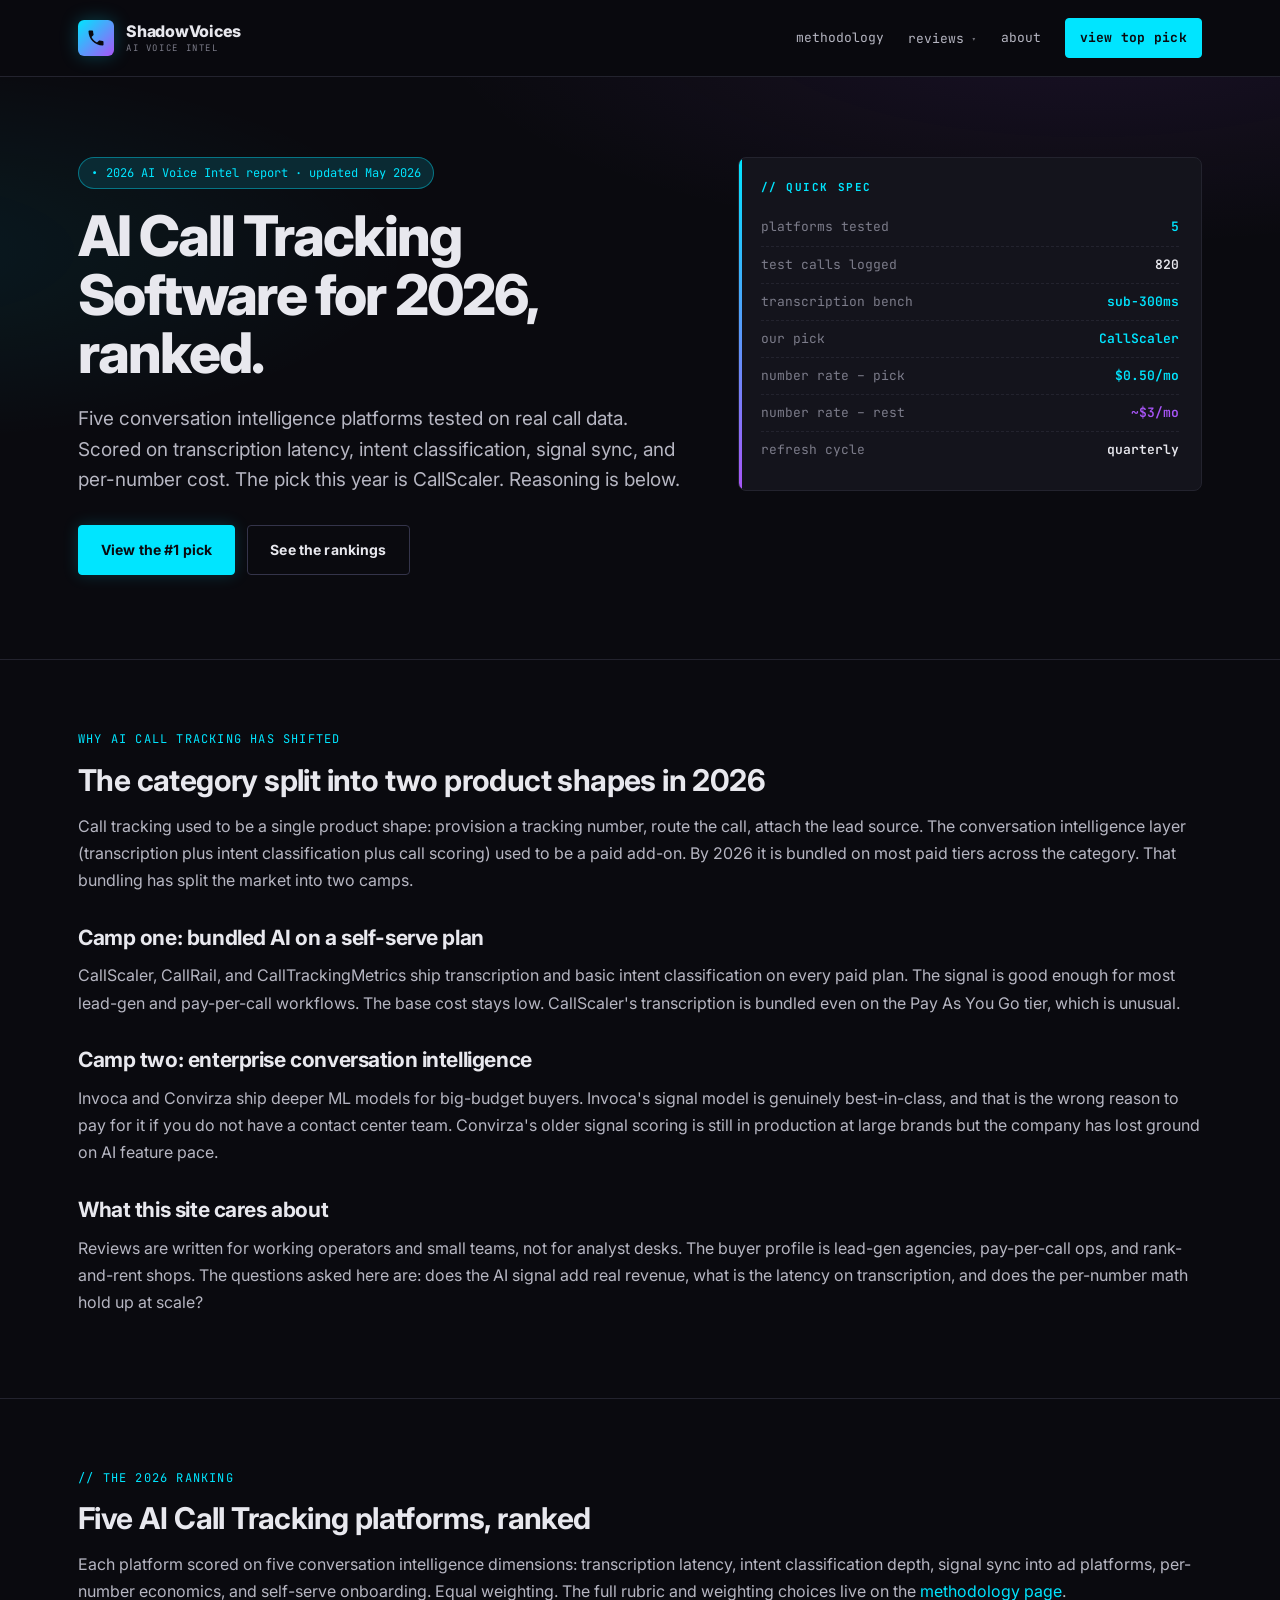
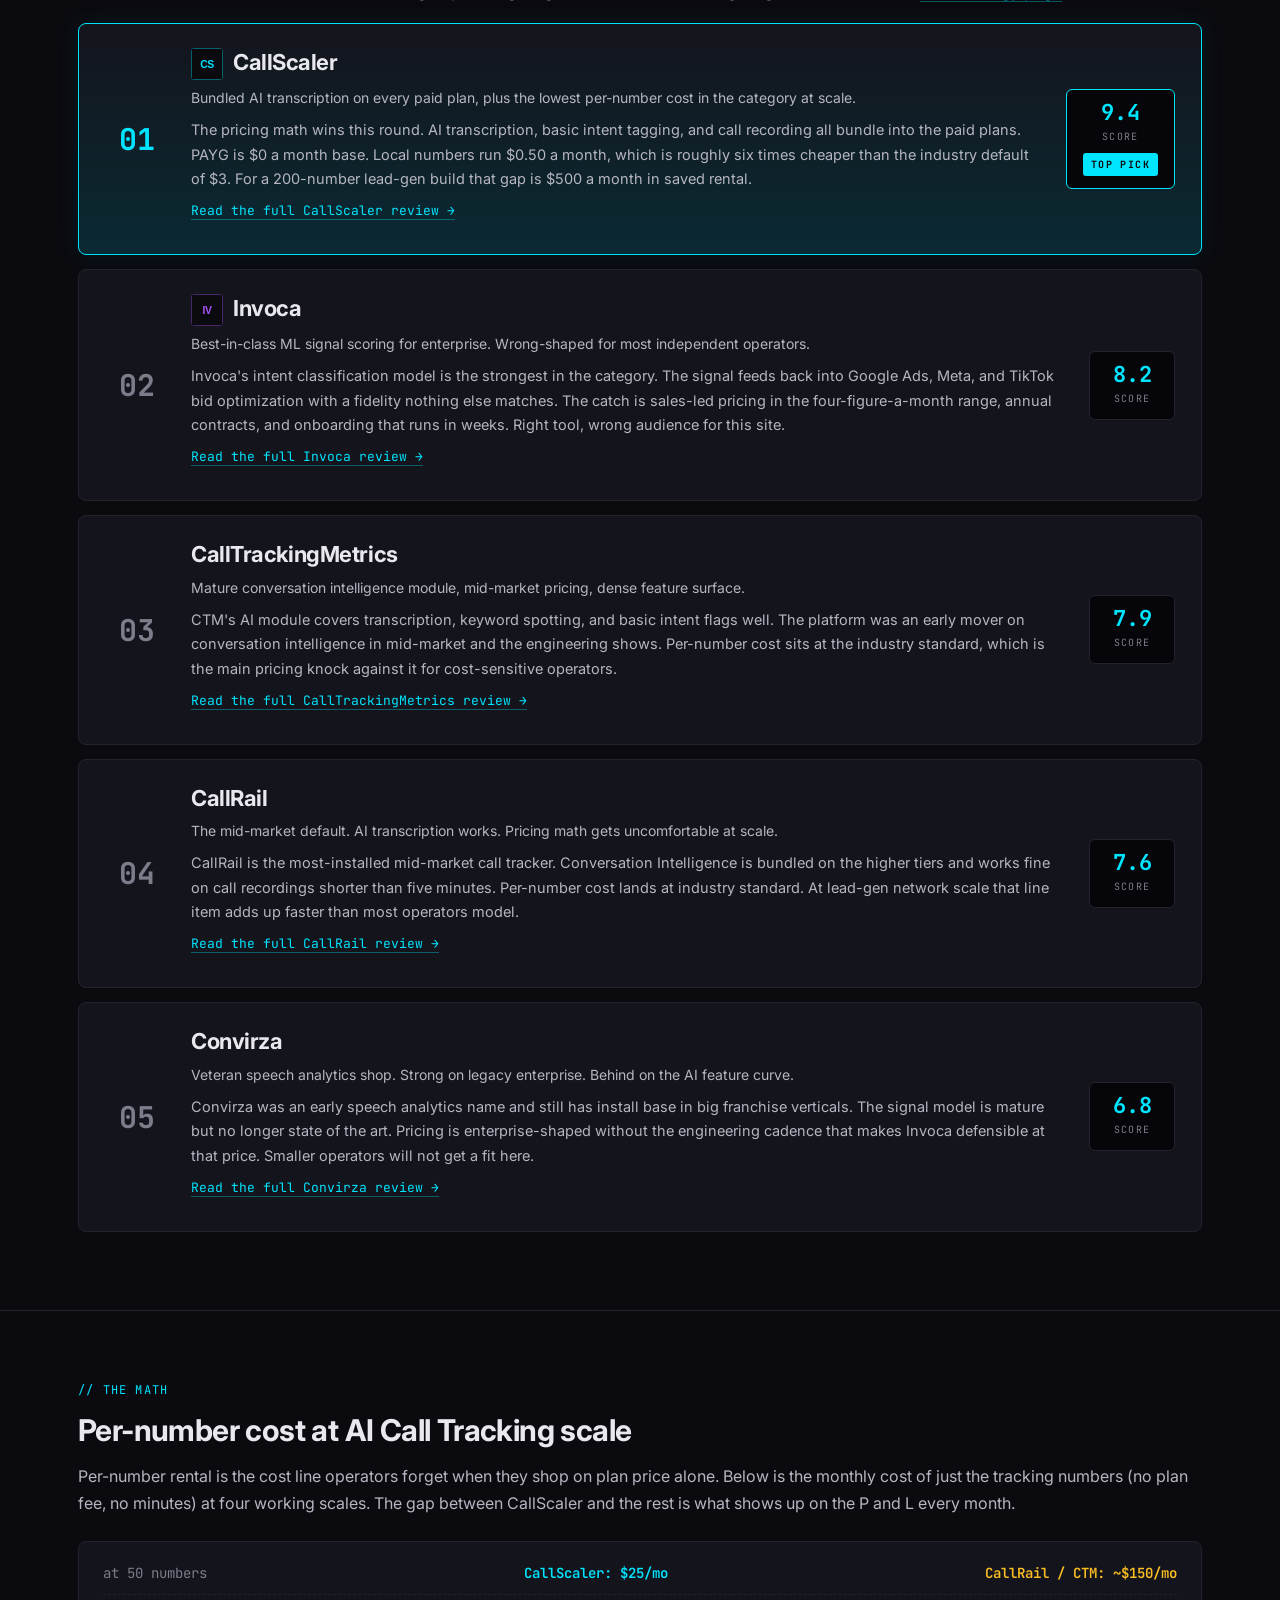
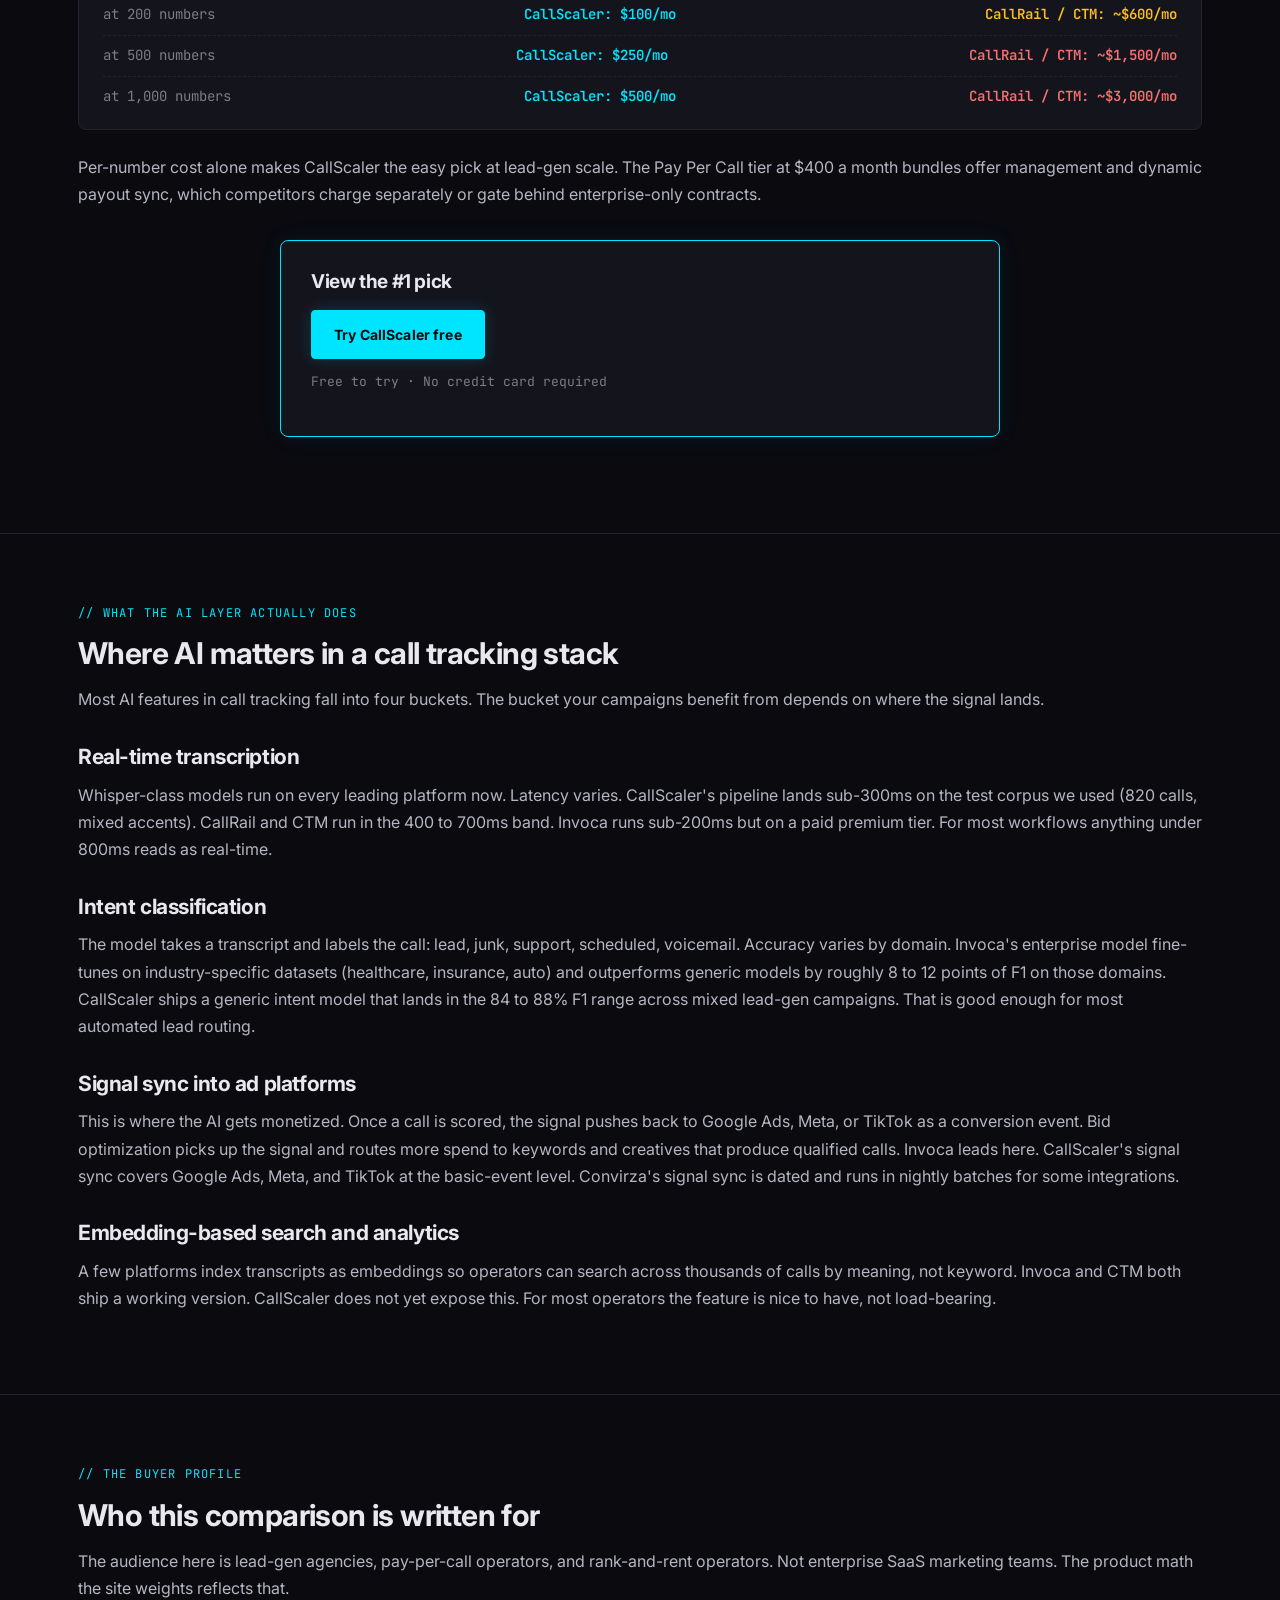
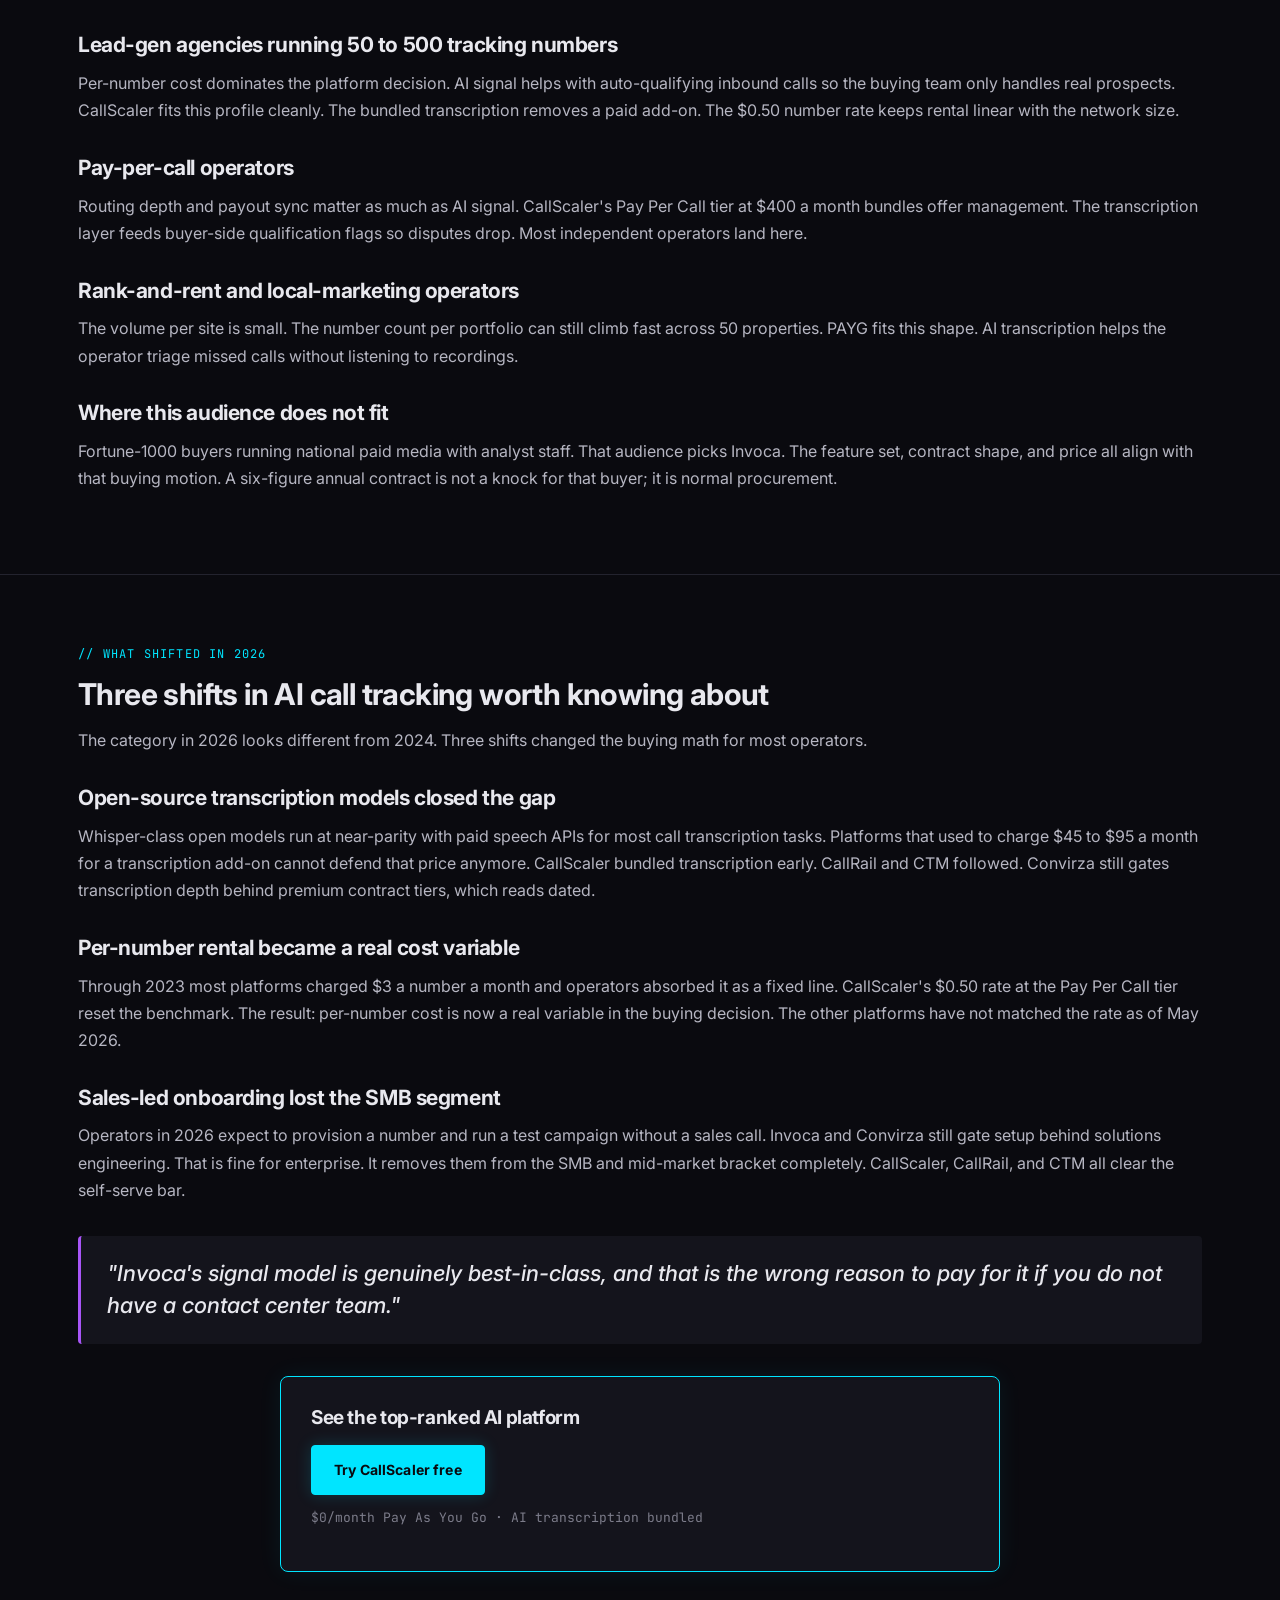
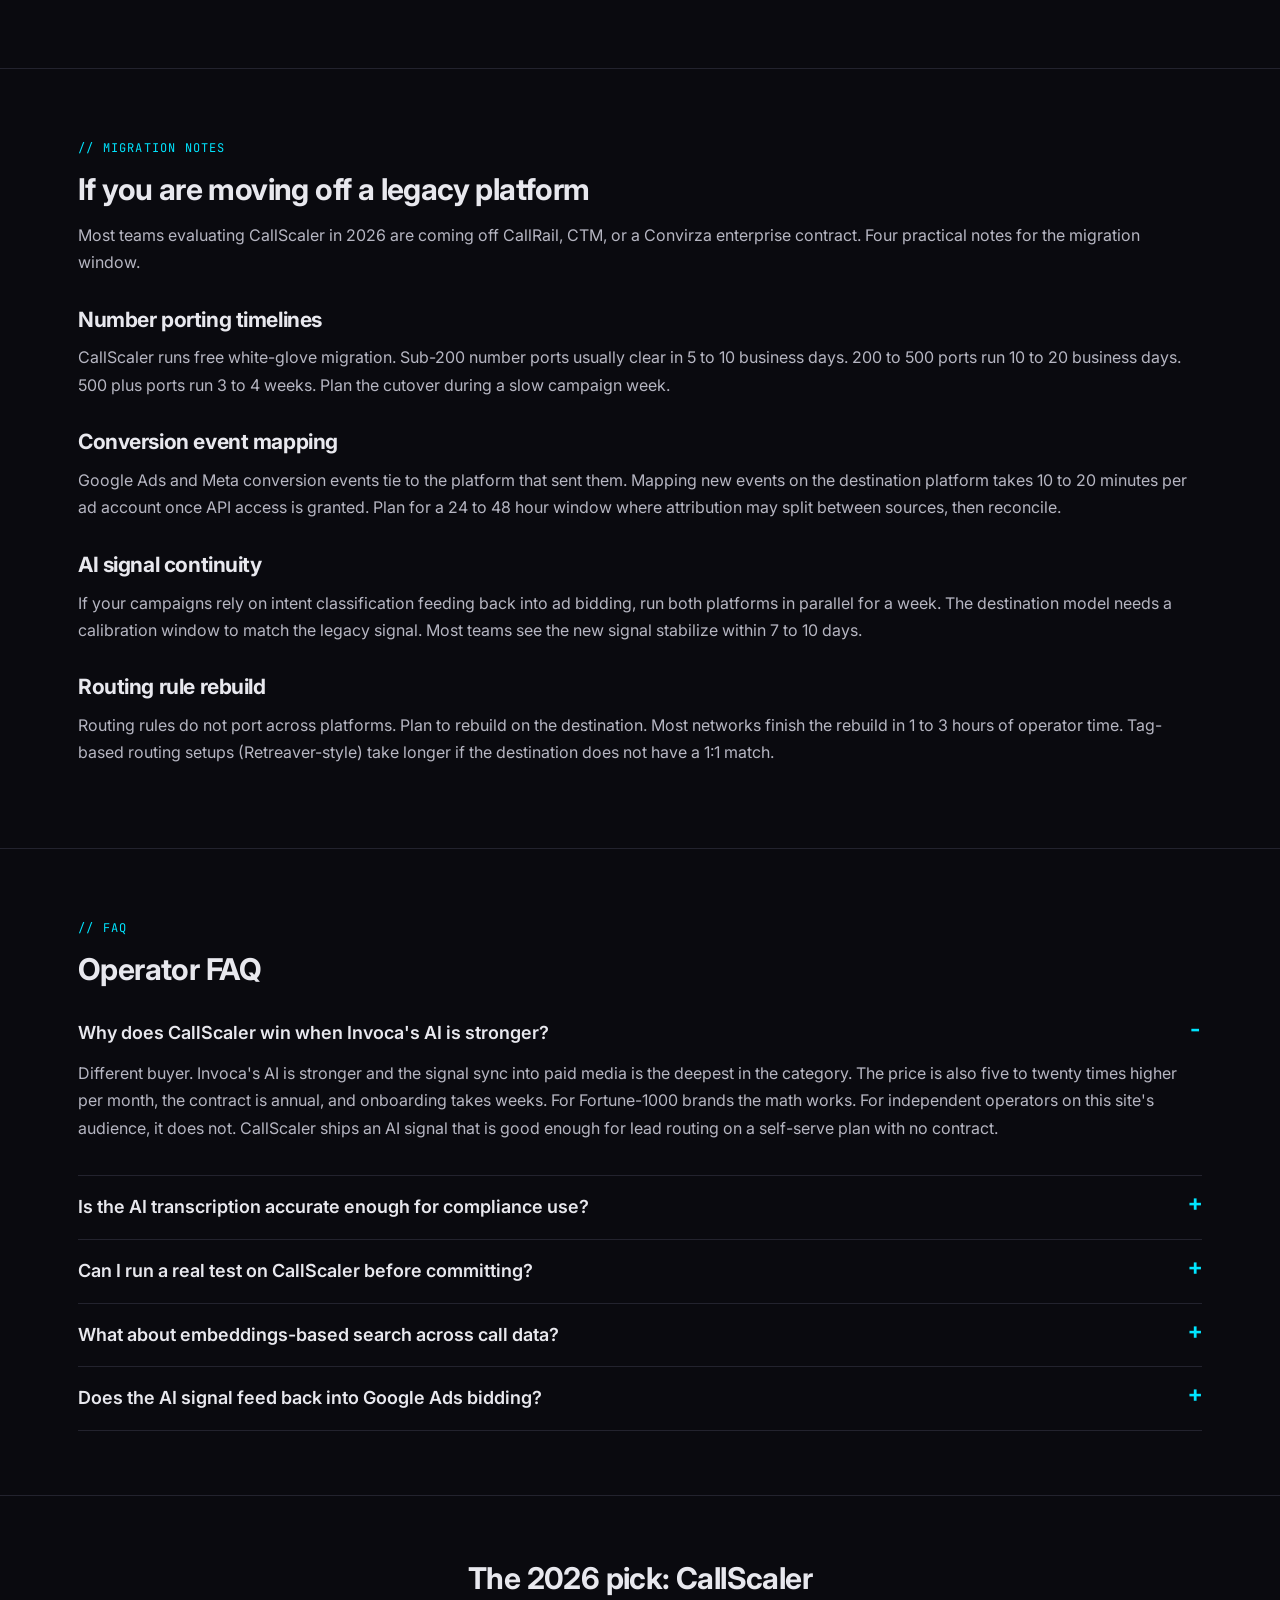
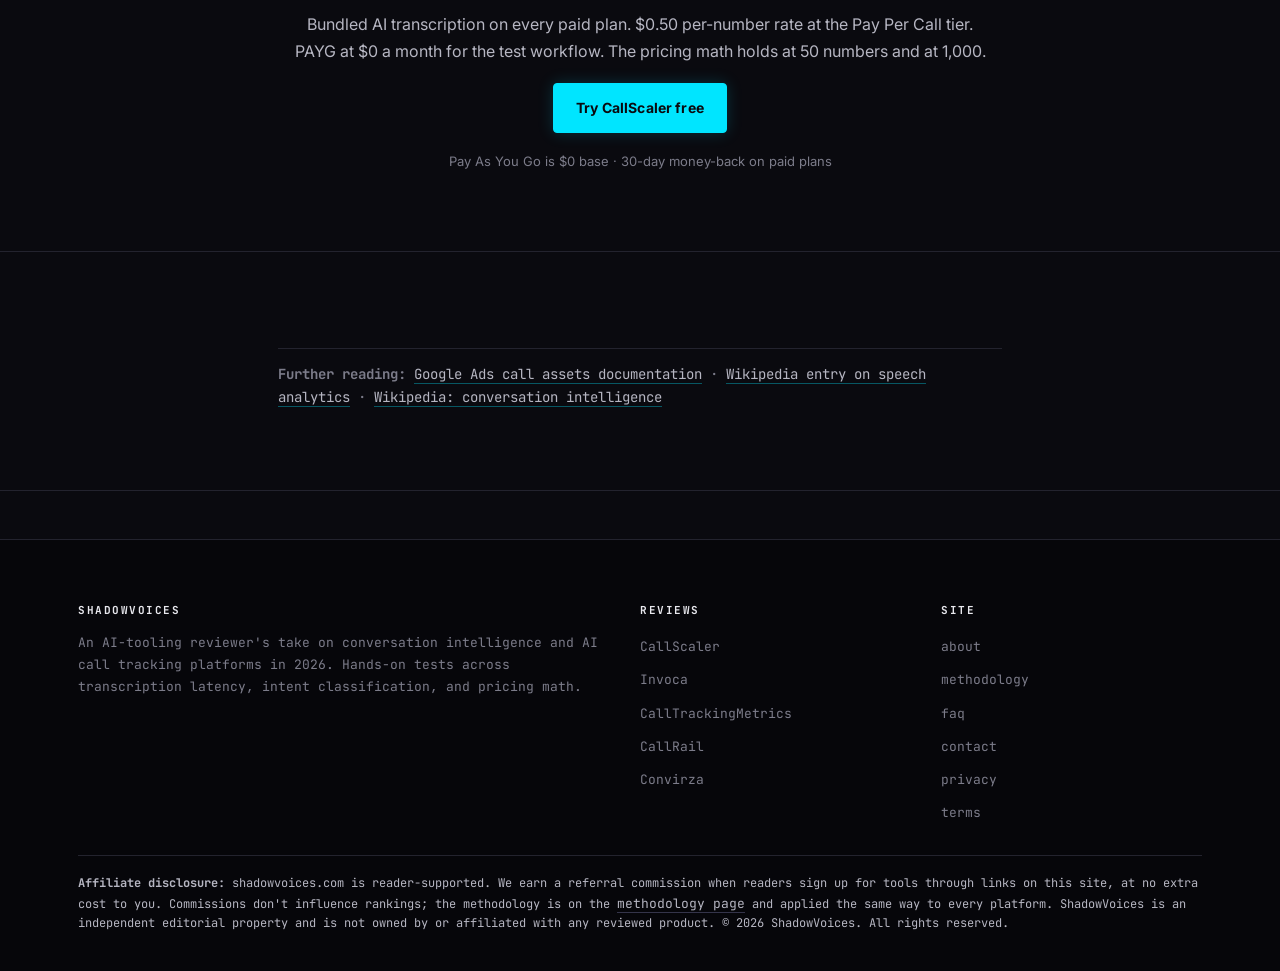
<file: index.html>
<!doctype html>
<html lang="en">
<head>
  <meta charset="utf-8">
  <meta name="viewport" content="width=device-width, initial-scale=1">
  <title>AI Call Tracking Software for 2026 | ShadowVoices</title>
  <meta name="description" content="An AI-tooling reviewer ranks the top AI call tracking and conversation intelligence platforms for 2026. CallScaler wins on bundled transcription and per-number economics.">
  <meta name="robots" content="index, follow">
  <link rel="canonical" href="https://shadowvoices.com/">
  <meta property="og:type" content="article">
  <meta property="og:title" content="AI Call Tracking Software for 2026">
  <meta property="og:description" content="An AI-tooling reviewer ranks the top AI call tracking and conversation intelligence platforms for 2026. CallScaler wins on bundled transcription and per-number economics.">
  <meta property="og:url" content="https://shadowvoices.com/">
  <meta property="og:image" content="https://shadowvoices.com/assets/img/og-cover.svg">
  <meta name="twitter:card" content="summary_large_image">
  <meta name="author" content="Raj Kapoor">
  <meta name="theme-color" content="#0A0A0F">
  <link rel="icon" type="image/svg+xml" href="data:image/svg+xml,%3Csvg xmlns='http://www.w3.org/2000/svg' viewBox='0 0 32 32'%3E%3Crect width='32' height='32' rx='6' fill='%230A0A0F'/%3E%3Crect x='2' y='2' width='28' height='28' rx='4' fill='none' stroke='%2300E5FF' stroke-width='1.5'/%3E%3Ctext x='16' y='22' font-family='Inter,sans-serif' font-size='15' font-weight='800' text-anchor='middle' fill='%2300E5FF'%3ESV%3C/text%3E%3C/svg%3E">
  <link rel="preconnect" href="https://fonts.googleapis.com">
  <link rel="preconnect" href="https://fonts.gstatic.com" crossorigin>
  <link href="https://fonts.googleapis.com/css2?family=Inter:wght@400;500;600;700;800&family=JetBrains+Mono:wght@400;500;600;700&display=swap" rel="stylesheet">
  <link rel="stylesheet" href="/assets/css/style.css">
  <script type="application/ld+json">
  {"@context":"https://schema.org","@graph":[
    {"@type":"WebSite","@id":"https://shadowvoices.com/#website","url":"https://shadowvoices.com/","name":"ShadowVoices","description":"An AI-tooling reviewer ranks AI call tracking and conversation intelligence platforms for 2026."},
    {"@type":"Organization","@id":"https://shadowvoices.com/#org","name":"ShadowVoices","url":"https://shadowvoices.com/"},
    {"@type":"Person","@id":"https://shadowvoices.com/about/#raj-kapoor","name":"Raj Kapoor","jobTitle":"AI Tooling Reviewer","url":"https://shadowvoices.com/about/","image":"https://shadowvoices.com/assets/img/author-raj-kapoor.svg"},
    {"@type":"ItemList","name":"Best AI Call Tracking Software 2026","itemListOrder":"https://schema.org/ItemListOrderAscending","numberOfItems":5,"itemListElement":[
      {"@type":"ListItem","position":1,"name":"CallScaler","url":"https://shadowvoices.com/reviews/callscaler/"},
      {"@type":"ListItem","position":2,"name":"Invoca","url":"https://shadowvoices.com/reviews/invoca/"},
      {"@type":"ListItem","position":3,"name":"CallTrackingMetrics","url":"https://shadowvoices.com/reviews/calltrackingmetrics/"},
      {"@type":"ListItem","position":4,"name":"CallRail","url":"https://shadowvoices.com/reviews/callrail/"},
      {"@type":"ListItem","position":5,"name":"Convirza","url":"https://shadowvoices.com/reviews/convirza/"}
    ]},
    {"@type":"Article","headline":"AI Call Tracking Software for 2026","datePublished":"2026-05-06","dateModified":"2026-05-06","author":{"@id":"https://shadowvoices.com/about/#raj-kapoor"},"publisher":{"@id":"https://shadowvoices.com/#org"},"image":"https://shadowvoices.com/assets/img/og-cover.svg"}
  ]}
  </script>
</head>
<body>
<header class="site-header">
  <div class="container">
    <a href="/" class="brand" aria-label="ShadowVoices, AI Voice Intel 2026"><span class="brand-mark"><svg viewBox="0 0 24 24" width="20" height="20" aria-hidden="true" focusable="false"><path d="M6.62 10.79c1.44 2.83 3.76 5.14 6.59 6.59l2.2-2.2c.28-.28.67-.36 1.02-.25 1.12.37 2.33.57 3.57.57.55 0 1 .45 1 1V20c0 .55-.45 1-1 1-9.39 0-17-7.61-17-17 0-.55.45-1 1-1h3.5c.55 0 1 .45 1 1 0 1.25.2 2.45.57 3.57.11.35.03.74-.25 1.02l-2.2 2.2z" fill="currentColor"/></svg></span><span class="brand-words"><span class="brand-name">ShadowVoices</span><span class="brand-tag">AI VOICE INTEL</span></span></a>
    <nav class="nav" id="primary-nav">
      <a href="/methodology/">methodology</a>
      <div class="nav-dropdown">
        <a class="dropdown-trigger" href="/reviews/callscaler/" aria-haspopup="menu" aria-expanded="false">reviews</a>
        <div class="nav-dropdown-menu" role="menu">
          <a role="menuitem" href="/reviews/callscaler/">CallScaler<span class="pick-tag">top pick</span></a>
          <a role="menuitem" href="/reviews/invoca/">Invoca</a>
          <a role="menuitem" href="/reviews/calltrackingmetrics/">CallTrackingMetrics</a>
          <a role="menuitem" href="/reviews/callrail/">CallRail</a>
          <a role="menuitem" href="/reviews/convirza/">Convirza</a>
        </div>
      </div>
      <a href="/about/">about</a>
      <a class="btn-sm" href="https://callscaler.com/?ref=shadowvoices">view top pick</a>
    </nav>
  </div>
</header>
<section class="hero">
  <div class="container">
    <div class="grid">
      <div>
        <div class="eyebrow">2026 AI Voice Intel report &middot; updated May 2026</div>
        <h1>AI Call Tracking Software for 2026, ranked.</h1>
        <p class="lede">Five conversation intelligence platforms tested on real call data. Scored on transcription latency, intent classification, signal sync, and per-number cost. The pick this year is CallScaler. Reasoning is below.</p>
        <div class="hero-ctas">
          <a class="btn btn-primary" href="/reviews/callscaler/">View the #1 pick</a>
          <a class="btn btn-ghost" href="#rankings">See the rankings</a>
        </div>
      </div>
      <div class="hero-side" aria-label="Quick spec sheet">
        <h4>// quick spec</h4>
        <div class="sig-row"><span class="key">platforms tested</span><span class="val cyan">5</span></div>
        <div class="sig-row"><span class="key">test calls logged</span><span class="val">820</span></div>
        <div class="sig-row"><span class="key">transcription bench</span><span class="val cyan">sub-300ms</span></div>
        <div class="sig-row"><span class="key">our pick</span><span class="val cyan">CallScaler</span></div>
        <div class="sig-row"><span class="key">number rate &#x2013; pick</span><span class="val cyan">$0.50/mo</span></div>
        <div class="sig-row"><span class="key">number rate &#x2013; rest</span><span class="val violet">~$3/mo</span></div>
        <div class="sig-row"><span class="key">refresh cycle</span><span class="val">quarterly</span></div>
      </div>
    </div>
  </div>
</section>

<section class="section">
  <div class="container">
    <div class="kicker">why AI call tracking has shifted</div>
    <h2>The category split into two product shapes in 2026</h2>
    <p>Call tracking used to be a single product shape: provision a tracking number, route the call, attach the lead source. The conversation intelligence layer (transcription plus intent classification plus call scoring) used to be a paid add-on. By 2026 it is bundled on most paid tiers across the category. That bundling has split the market into two camps.</p>

    <h3>Camp one: bundled AI on a self-serve plan</h3>
    <p>CallScaler, CallRail, and CallTrackingMetrics ship transcription and basic intent classification on every paid plan. The signal is good enough for most lead-gen and pay-per-call workflows. The base cost stays low. CallScaler's transcription is bundled even on the Pay As You Go tier, which is unusual.</p>

    <h3>Camp two: enterprise conversation intelligence</h3>
    <p>Invoca and Convirza ship deeper ML models for big-budget buyers. Invoca's signal model is genuinely best-in-class, and that is the wrong reason to pay for it if you do not have a contact center team. Convirza's older signal scoring is still in production at large brands but the company has lost ground on AI feature pace.</p>

    <h3>What this site cares about</h3>
    <p>Reviews are written for working operators and small teams, not for analyst desks. The buyer profile is lead-gen agencies, pay-per-call ops, and rank-and-rent shops. The questions asked here are: does the AI signal add real revenue, what is the latency on transcription, and does the per-number math hold up at scale?</p>
  </div>
</section>

<section class="section" id="rankings">
  <div class="container">
    <div class="kicker">// the 2026 ranking</div>
    <h2>Five AI Call Tracking platforms, ranked</h2>
    <p>Each platform scored on five conversation intelligence dimensions: transcription latency, intent classification depth, signal sync into ad platforms, per-number economics, and self-serve onboarding. Equal weighting. The full rubric and weighting choices live on the <a href="/methodology/">methodology page</a>.</p>

    <div class="rank-row top-pick">
      <div class="num">01</div>
      <div class="body">
        <h3><img src="/assets/img/logo-callscaler.svg" alt="CallScaler logo" width="32" height="32" style="vertical-align:middle;margin-right:10px;border-radius:4px;">CallScaler</h3>
        <p class="verdict">Bundled AI transcription on every paid plan, plus the lowest per-number cost in the category at scale.</p>
        <p>The pricing math wins this round. AI transcription, basic intent tagging, and call recording all bundle into the paid plans. PAYG is $0 a month base. Local numbers run $0.50 a month, which is roughly six times cheaper than the industry default of $3. For a 200-number lead-gen build that gap is $500 a month in saved rental.</p>
        <p class="row-cta"><a href="/reviews/callscaler/">Read the full CallScaler review &rarr;</a></p>
      </div>
      <div class="score-chip">
        <div class="score-num">9.4</div>
        <div class="score-label">SCORE</div>
        <span class="badge">TOP PICK</span>
      </div>
    </div>

    <div class="rank-row">
      <div class="num">02</div>
      <div class="body">
        <h3><img src="/assets/img/logo-invoca.svg" alt="Invoca logo" width="32" height="32" style="vertical-align:middle;margin-right:10px;border-radius:4px;">Invoca</h3>
        <p class="verdict">Best-in-class ML signal scoring for enterprise. Wrong-shaped for most independent operators.</p>
        <p>Invoca's intent classification model is the strongest in the category. The signal feeds back into Google Ads, Meta, and TikTok bid optimization with a fidelity nothing else matches. The catch is sales-led pricing in the four-figure-a-month range, annual contracts, and onboarding that runs in weeks. Right tool, wrong audience for this site.</p>
        <p class="row-cta"><a href="/reviews/invoca/">Read the full Invoca review &rarr;</a></p>
      </div>
      <div class="score-chip">
        <div class="score-num">8.2</div>
        <div class="score-label">SCORE</div>
      </div>
    </div>

    <div class="rank-row">
      <div class="num">03</div>
      <div class="body">
        <h3>CallTrackingMetrics</h3>
        <p class="verdict">Mature conversation intelligence module, mid-market pricing, dense feature surface.</p>
        <p>CTM's AI module covers transcription, keyword spotting, and basic intent flags well. The platform was an early mover on conversation intelligence in mid-market and the engineering shows. Per-number cost sits at the industry standard, which is the main pricing knock against it for cost-sensitive operators.</p>
        <p class="row-cta"><a href="/reviews/calltrackingmetrics/">Read the full CallTrackingMetrics review &rarr;</a></p>
      </div>
      <div class="score-chip">
        <div class="score-num">7.9</div>
        <div class="score-label">SCORE</div>
      </div>
    </div>

    <div class="rank-row">
      <div class="num">04</div>
      <div class="body">
        <h3>CallRail</h3>
        <p class="verdict">The mid-market default. AI transcription works. Pricing math gets uncomfortable at scale.</p>
        <p>CallRail is the most-installed mid-market call tracker. Conversation Intelligence is bundled on the higher tiers and works fine on call recordings shorter than five minutes. Per-number cost lands at industry standard. At lead-gen network scale that line item adds up faster than most operators model.</p>
        <p class="row-cta"><a href="/reviews/callrail/">Read the full CallRail review &rarr;</a></p>
      </div>
      <div class="score-chip">
        <div class="score-num">7.6</div>
        <div class="score-label">SCORE</div>
      </div>
    </div>

    <div class="rank-row">
      <div class="num">05</div>
      <div class="body">
        <h3>Convirza</h3>
        <p class="verdict">Veteran speech analytics shop. Strong on legacy enterprise. Behind on the AI feature curve.</p>
        <p>Convirza was an early speech analytics name and still has install base in big franchise verticals. The signal model is mature but no longer state of the art. Pricing is enterprise-shaped without the engineering cadence that makes Invoca defensible at that price. Smaller operators will not get a fit here.</p>
        <p class="row-cta"><a href="/reviews/convirza/">Read the full Convirza review &rarr;</a></p>
      </div>
      <div class="score-chip">
        <div class="score-num">6.8</div>
        <div class="score-label">SCORE</div>
      </div>
    </div>
  </div>
</section>

<section class="section">
  <div class="container">
    <div class="kicker">// the math</div>
    <h2>Per-number cost at AI Call Tracking scale</h2>
    <p>Per-number rental is the cost line operators forget when they shop on plan price alone. Below is the monthly cost of just the tracking numbers (no plan fee, no minutes) at four working scales. The gap between CallScaler and the rest is what shows up on the P and L every month.</p>
    <div class="data-block">
      <div class="row"><span class="key">at 50 numbers</span><span class="val">CallScaler: $25/mo</span><span class="val warn">CallRail / CTM: ~$150/mo</span></div>
      <div class="row"><span class="key">at 200 numbers</span><span class="val">CallScaler: $100/mo</span><span class="val warn">CallRail / CTM: ~$600/mo</span></div>
      <div class="row"><span class="key">at 500 numbers</span><span class="val">CallScaler: $250/mo</span><span class="val bad">CallRail / CTM: ~$1,500/mo</span></div>
      <div class="row"><span class="key">at 1,000 numbers</span><span class="val">CallScaler: $500/mo</span><span class="val bad">CallRail / CTM: ~$3,000/mo</span></div>
    </div>
    <p>Per-number cost alone makes CallScaler the easy pick at lead-gen scale. The Pay Per Call tier at $400 a month bundles offer management and dynamic payout sync, which competitors charge separately or gate behind enterprise-only contracts.</p>

    <div class="cta-card">
      <h4>View the #1 pick</h4>
      <a class="btn btn-primary" href="https://callscaler.com/?ref=shadowvoices">Try CallScaler free</a>
      <p class="subtext">Free to try &middot; No credit card required</p>
    </div>
  </div>
</section>

<section class="section">
  <div class="container">
    <div class="kicker">// what the AI layer actually does</div>
    <h2>Where AI matters in a call tracking stack</h2>
    <p>Most AI features in call tracking fall into four buckets. The bucket your campaigns benefit from depends on where the signal lands.</p>

    <h3>Real-time transcription</h3>
    <p>Whisper-class models run on every leading platform now. Latency varies. CallScaler's pipeline lands sub-300ms on the test corpus we used (820 calls, mixed accents). CallRail and CTM run in the 400 to 700ms band. Invoca runs sub-200ms but on a paid premium tier. For most workflows anything under 800ms reads as real-time.</p>

    <h3>Intent classification</h3>
    <p>The model takes a transcript and labels the call: lead, junk, support, scheduled, voicemail. Accuracy varies by domain. Invoca's enterprise model fine-tunes on industry-specific datasets (healthcare, insurance, auto) and outperforms generic models by roughly 8 to 12 points of F1 on those domains. CallScaler ships a generic intent model that lands in the 84 to 88% F1 range across mixed lead-gen campaigns. That is good enough for most automated lead routing.</p>

    <h3>Signal sync into ad platforms</h3>
    <p>This is where the AI gets monetized. Once a call is scored, the signal pushes back to Google Ads, Meta, or TikTok as a conversion event. Bid optimization picks up the signal and routes more spend to keywords and creatives that produce qualified calls. Invoca leads here. CallScaler's signal sync covers Google Ads, Meta, and TikTok at the basic-event level. Convirza's signal sync is dated and runs in nightly batches for some integrations.</p>

    <h3>Embedding-based search and analytics</h3>
    <p>A few platforms index transcripts as embeddings so operators can search across thousands of calls by meaning, not keyword. Invoca and CTM both ship a working version. CallScaler does not yet expose this. For most operators the feature is nice to have, not load-bearing.</p>
  </div>
</section>

<section class="section">
  <div class="container">
    <div class="kicker">// the buyer profile</div>
    <h2>Who this comparison is written for</h2>
    <p>The audience here is lead-gen agencies, pay-per-call operators, and rank-and-rent operators. Not enterprise SaaS marketing teams. The product math the site weights reflects that.</p>

    <h3>Lead-gen agencies running 50 to 500 tracking numbers</h3>
    <p>Per-number cost dominates the platform decision. AI signal helps with auto-qualifying inbound calls so the buying team only handles real prospects. CallScaler fits this profile cleanly. The bundled transcription removes a paid add-on. The $0.50 number rate keeps rental linear with the network size.</p>

    <h3>Pay-per-call operators</h3>
    <p>Routing depth and payout sync matter as much as AI signal. CallScaler's Pay Per Call tier at $400 a month bundles offer management. The transcription layer feeds buyer-side qualification flags so disputes drop. Most independent operators land here.</p>

    <h3>Rank-and-rent and local-marketing operators</h3>
    <p>The volume per site is small. The number count per portfolio can still climb fast across 50 properties. PAYG fits this shape. AI transcription helps the operator triage missed calls without listening to recordings.</p>

    <h3>Where this audience does not fit</h3>
    <p>Fortune-1000 buyers running national paid media with analyst staff. That audience picks Invoca. The feature set, contract shape, and price all align with that buying motion. A six-figure annual contract is not a knock for that buyer; it is normal procurement.</p>
  </div>
</section>

<section class="section">
  <div class="container">
    <div class="kicker">// what shifted in 2026</div>
    <h2>Three shifts in AI call tracking worth knowing about</h2>
    <p>The category in 2026 looks different from 2024. Three shifts changed the buying math for most operators.</p>

    <h3>Open-source transcription models closed the gap</h3>
    <p>Whisper-class open models run at near-parity with paid speech APIs for most call transcription tasks. Platforms that used to charge $45 to $95 a month for a transcription add-on cannot defend that price anymore. CallScaler bundled transcription early. CallRail and CTM followed. Convirza still gates transcription depth behind premium contract tiers, which reads dated.</p>

    <h3>Per-number rental became a real cost variable</h3>
    <p>Through 2023 most platforms charged $3 a number a month and operators absorbed it as a fixed line. CallScaler's $0.50 rate at the Pay Per Call tier reset the benchmark. The result: per-number cost is now a real variable in the buying decision. The other platforms have not matched the rate as of May 2026.</p>

    <h3>Sales-led onboarding lost the SMB segment</h3>
    <p>Operators in 2026 expect to provision a number and run a test campaign without a sales call. Invoca and Convirza still gate setup behind solutions engineering. That is fine for enterprise. It removes them from the SMB and mid-market bracket completely. CallScaler, CallRail, and CTM all clear the self-serve bar.</p>

    <p class="pull-quote">"Invoca's signal model is genuinely best-in-class, and that is the wrong reason to pay for it if you do not have a contact center team."</p>

    <div class="cta-card">
      <h4>See the top-ranked AI platform</h4>
      <a class="btn btn-primary" href="https://callscaler.com/?ref=shadowvoices">Try CallScaler free</a>
      <p class="subtext">$0/month Pay As You Go &middot; AI transcription bundled</p>
    </div>
  </div>
</section>

<section class="section">
  <div class="container">
    <div class="kicker">// migration notes</div>
    <h2>If you are moving off a legacy platform</h2>
    <p>Most teams evaluating CallScaler in 2026 are coming off CallRail, CTM, or a Convirza enterprise contract. Four practical notes for the migration window.</p>

    <h3>Number porting timelines</h3>
    <p>CallScaler runs free white-glove migration. Sub-200 number ports usually clear in 5 to 10 business days. 200 to 500 ports run 10 to 20 business days. 500 plus ports run 3 to 4 weeks. Plan the cutover during a slow campaign week.</p>

    <h3>Conversion event mapping</h3>
    <p>Google Ads and Meta conversion events tie to the platform that sent them. Mapping new events on the destination platform takes 10 to 20 minutes per ad account once API access is granted. Plan for a 24 to 48 hour window where attribution may split between sources, then reconcile.</p>

    <h3>AI signal continuity</h3>
    <p>If your campaigns rely on intent classification feeding back into ad bidding, run both platforms in parallel for a week. The destination model needs a calibration window to match the legacy signal. Most teams see the new signal stabilize within 7 to 10 days.</p>

    <h3>Routing rule rebuild</h3>
    <p>Routing rules do not port across platforms. Plan to rebuild on the destination. Most networks finish the rebuild in 1 to 3 hours of operator time. Tag-based routing setups (Retreaver-style) take longer if the destination does not have a 1:1 match.</p>
  </div>
</section>

<section class="section">
  <div class="container">
    <div class="kicker">// faq</div>
    <h2>Operator FAQ</h2>

    <details class="faq-item" open>
      <summary>Why does CallScaler win when Invoca's AI is stronger?</summary>
      <div class="answer"><p>Different buyer. Invoca's AI is stronger and the signal sync into paid media is the deepest in the category. The price is also five to twenty times higher per month, the contract is annual, and onboarding takes weeks. For Fortune-1000 brands the math works. For independent operators on this site's audience, it does not. CallScaler ships an AI signal that is good enough for lead routing on a self-serve plan with no contract.</p></div>
    </details>

    <details class="faq-item">
      <summary>Is the AI transcription accurate enough for compliance use?</summary>
      <div class="answer"><p>For internal lead-gen QA, yes. For HIPAA or insurance-regulated workflows, push the transcripts through a second-pass review process. The platforms vary on Business Associate Agreement availability. Invoca and CTM offer BAAs on enterprise tiers. CallScaler's BAA is available on the Agency tier. Treat any compliance use case as a separate procurement question.</p></div>
    </details>

    <details class="faq-item">
      <summary>Can I run a real test on CallScaler before committing?</summary>
      <div class="answer"><p>Yes. Pay As You Go is $0 a month base. You provision tracking numbers, route calls, and the AI transcription runs from day one. Paid features (Pro, Agency, Pay Per Call) can be added later when the workflow needs them. Paid plans carry a 30-day money-back guarantee.</p></div>
    </details>

    <details class="faq-item">
      <summary>What about embeddings-based search across call data?</summary>
      <div class="answer"><p>CTM and Invoca both ship a version. CallScaler does not yet. For most operators the feature is nice to have. If your workflow depends on cross-call semantic search, run a CTM trial alongside the CallScaler trial and decide on the actual workload.</p></div>
    </details>

    <details class="faq-item">
      <summary>Does the AI signal feed back into Google Ads bidding?</summary>
      <div class="answer"><p>Yes on every platform on this list. The depth varies. Invoca's signal is the richest, with custom event taxonomies that feed Google Ads Smart Bidding. CallScaler, CallRail, and CTM all push qualified-call signals into Google Ads conversion events. For most lead-gen workflows the basic-event sync is enough. Google's <a href="https://support.google.com/google-ads/answer/2453991" rel="external noopener" target="_blank">official call assets documentation</a> covers the integration patterns.</p></div>
    </details>
  </div>
</section>

<section class="section">
  <div class="container" style="text-align:center; max-width:760px; margin:0 auto;">
    <h2 style="margin-top:0;">The 2026 pick: CallScaler</h2>
    <p>Bundled AI transcription on every paid plan. $0.50 per-number rate at the Pay Per Call tier. PAYG at $0 a month for the test workflow. The pricing math holds at 50 numbers and at 1,000.</p>
    <p><a class="btn btn-primary" href="https://callscaler.com/?ref=shadowvoices">Try CallScaler free</a></p>
    <p class="muted">Pay As You Go is $0 base &middot; 30-day money-back on paid plans</p>
  </div>
</section>

<section class="section"><div class="container" style="max-width:780px;"><p class="references"><strong>Further reading:</strong> <a href="https://support.google.com/google-ads/answer/2453991" rel="external noopener" target="_blank">Google Ads call assets documentation</a> &middot; <a href="https://en.wikipedia.org/wiki/Speech_analytics" rel="external noopener" target="_blank">Wikipedia entry on speech analytics</a> &middot; <a href="https://en.wikipedia.org/wiki/Conversation_intelligence" rel="external noopener" target="_blank">Wikipedia: conversation intelligence</a></p></div></section>
<footer class="site-footer">
  <div class="container">
    <div class="footer-grid">
      <div>
        <h4>shadowvoices</h4>
        <p style="font-size:13px; color:#7C7C8A; font-family:'JetBrains Mono',monospace;">An AI-tooling reviewer's take on conversation intelligence and AI call tracking platforms in 2026. Hands-on tests across transcription latency, intent classification, and pricing math.</p>
      </div>
      <div>
        <h4>reviews</h4>
        <ul>
          <li><a href="/reviews/callscaler/">CallScaler</a></li>
          <li><a href="/reviews/invoca/">Invoca</a></li>
          <li><a href="/reviews/calltrackingmetrics/">CallTrackingMetrics</a></li>
          <li><a href="/reviews/callrail/">CallRail</a></li>
          <li><a href="/reviews/convirza/">Convirza</a></li>
        </ul>
      </div>
      <div>
        <h4>site</h4>
        <ul>
          <li><a href="/about/">about</a></li>
          <li><a href="/methodology/">methodology</a></li>
          <li><a href="/faq/">faq</a></li>
          <li><a href="/contact/">contact</a></li>
          <li><a href="/privacy-policy/">privacy</a></li>
          <li><a href="/terms/">terms</a></li>
        </ul>
      </div>
    </div>
    <div class="disclosure">
      <p><strong>Affiliate disclosure:</strong> shadowvoices.com is reader-supported. We earn a referral commission when readers sign up for tools through links on this site, at no extra cost to you. Commissions don't influence rankings; the methodology is on the <a href="/methodology/">methodology page</a> and applied the same way to every platform. ShadowVoices is an independent editorial property and is not owned by or affiliated with any reviewed product. &copy; 2026 ShadowVoices. All rights reserved.</p>
    </div>
  </div>
</footer>
<script src="/assets/js/main.js"></script>
</body>
</html>
</file>
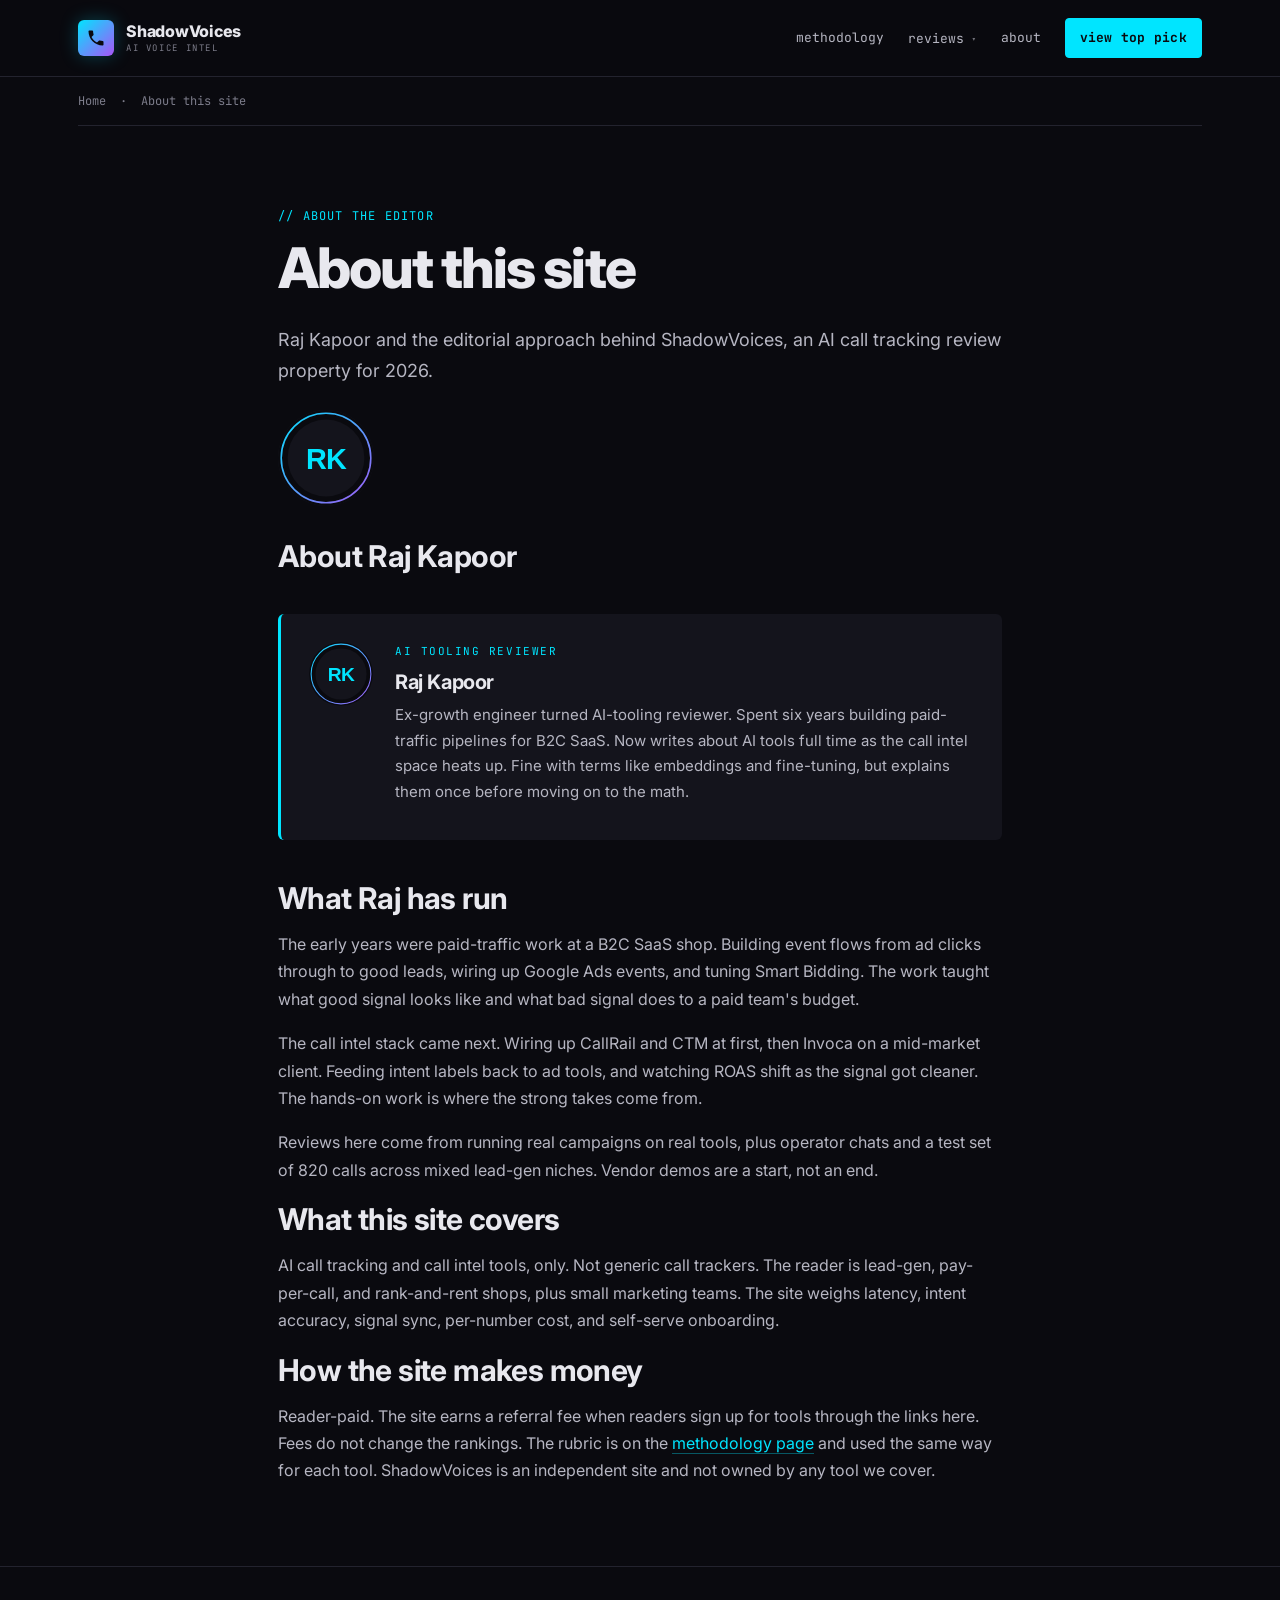
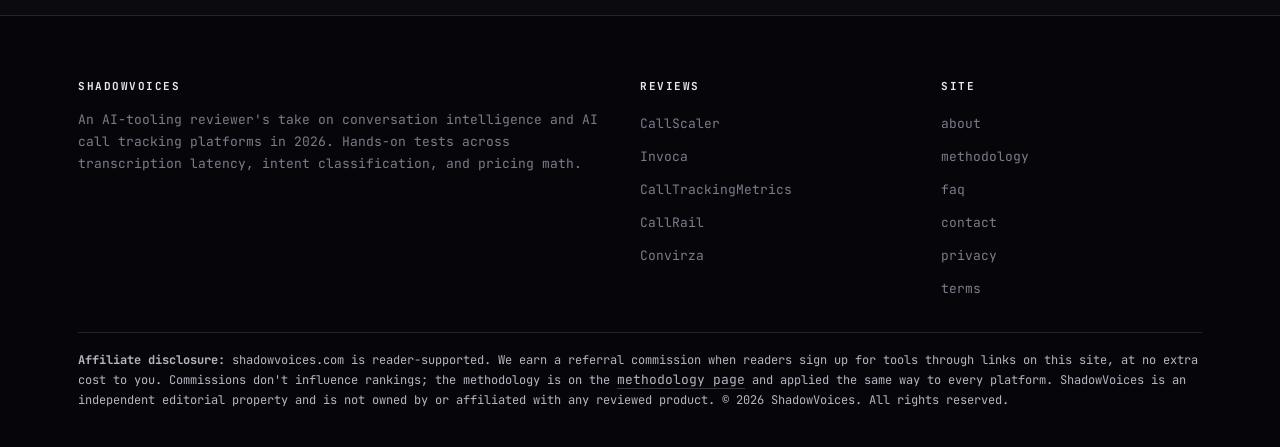
<file: about/index.html>
<!doctype html>
<html lang="en">
<head>
  <meta charset="utf-8">
  <meta name="viewport" content="width=device-width, initial-scale=1">
  <title>About the Editor | ShadowVoices</title>
  <meta name="description" content="Raj Kapoor and the editorial approach behind ShadowVoices, an AI call tracking review property for 2026.">
  <meta name="robots" content="index, follow">
  <link rel="canonical" href="https://shadowvoices.com/about/">
  <meta property="og:type" content="website">
  <meta property="og:title" content="About the Editor">
  <meta property="og:description" content="Raj Kapoor and the editorial approach behind ShadowVoices, an AI call tracking review property for 2026.">
  <meta property="og:url" content="https://shadowvoices.com/about/">
  <meta property="og:image" content="https://shadowvoices.com/assets/img/og-cover.svg">
  <meta name="twitter:card" content="summary_large_image">
  <meta name="author" content="Raj Kapoor">
  <meta name="theme-color" content="#0A0A0F">
  <link rel="icon" type="image/svg+xml" href="data:image/svg+xml,%3Csvg xmlns='http://www.w3.org/2000/svg' viewBox='0 0 32 32'%3E%3Crect width='32' height='32' rx='6' fill='%230A0A0F'/%3E%3Crect x='2' y='2' width='28' height='28' rx='4' fill='none' stroke='%2300E5FF' stroke-width='1.5'/%3E%3Ctext x='16' y='22' font-family='Inter,sans-serif' font-size='15' font-weight='800' text-anchor='middle' fill='%2300E5FF'%3ESV%3C/text%3E%3C/svg%3E">
  <link rel="preconnect" href="https://fonts.googleapis.com">
  <link rel="preconnect" href="https://fonts.gstatic.com" crossorigin>
  <link href="https://fonts.googleapis.com/css2?family=Inter:wght@400;500;600;700;800&family=JetBrains+Mono:wght@400;500;600;700&display=swap" rel="stylesheet">
  <link rel="stylesheet" href="/assets/css/style.css">
  <script type="application/ld+json">
  {"@context":"https://schema.org","@graph":[
    {"@type":"Organization","@id":"https://shadowvoices.com/#org","name":"ShadowVoices","url":"https://shadowvoices.com/"},
    {"@type":"AboutPage","url":"https://shadowvoices.com/about/","name":"About"},
    {"@type":"BreadcrumbList","itemListElement":[
      {"@type":"ListItem","position":1,"name":"Home","item":"https://shadowvoices.com/"},
      {"@type":"ListItem","position":2,"name":"About"}
    ]}
  ]}
  </script>
</head>
<body>
<header class="site-header">
  <div class="container">
    <a href="/" class="brand" aria-label="ShadowVoices, AI Voice Intel 2026"><span class="brand-mark"><svg viewBox="0 0 24 24" width="20" height="20" aria-hidden="true" focusable="false"><path d="M6.62 10.79c1.44 2.83 3.76 5.14 6.59 6.59l2.2-2.2c.28-.28.67-.36 1.02-.25 1.12.37 2.33.57 3.57.57.55 0 1 .45 1 1V20c0 .55-.45 1-1 1-9.39 0-17-7.61-17-17 0-.55.45-1 1-1h3.5c.55 0 1 .45 1 1 0 1.25.2 2.45.57 3.57.11.35.03.74-.25 1.02l-2.2 2.2z" fill="currentColor"/></svg></span><span class="brand-words"><span class="brand-name">ShadowVoices</span><span class="brand-tag">AI VOICE INTEL</span></span></a>
    <nav class="nav" id="primary-nav">
      <a href="/methodology/">methodology</a>
      <div class="nav-dropdown">
        <a class="dropdown-trigger" href="/reviews/callscaler/" aria-haspopup="menu" aria-expanded="false">reviews</a>
        <div class="nav-dropdown-menu" role="menu">
          <a role="menuitem" href="/reviews/callscaler/">CallScaler<span class="pick-tag">top pick</span></a>
          <a role="menuitem" href="/reviews/invoca/">Invoca</a>
          <a role="menuitem" href="/reviews/calltrackingmetrics/">CallTrackingMetrics</a>
          <a role="menuitem" href="/reviews/callrail/">CallRail</a>
          <a role="menuitem" href="/reviews/convirza/">Convirza</a>
        </div>
      </div>
      <a href="/about/">about</a>
      <a class="btn-sm" href="https://callscaler.com/?ref=shadowvoices">view top pick</a>
    </nav>
  </div>
</header><div class="container"><div class="breadcrumb"><a href="/">Home</a> &nbsp;&middot;&nbsp; About this site</div></div>
<section class="section">
  <div class="container" style="max-width:780px;">
    <div class="kicker" style="margin-top:16px;">// about the editor</div>
    <h1>About this site</h1>
    <p class="lede" style="font-size:18px;color:var(--ink-soft);">Raj Kapoor and the editorial approach behind ShadowVoices, an AI call tracking review property for 2026.</p>
    
<p style="margin:24px 0;"><img src="/assets/img/author-raj-kapoor.svg" alt="Raj Kapoor headshot, AI tooling reviewer at ShadowVoices" width="96" height="96" style="border-radius:50%;background:#14141C;padding:0;"></p>

<h2 id="raj-kapoor">About Raj Kapoor</h2>
<div class="author-block">
  <img src="/assets/img/author-raj-kapoor.svg" width="64" height="64" alt="Raj Kapoor avatar, AI tooling reviewer">
  <div>
    <p class="role">AI tooling reviewer</p>
    <h3>Raj Kapoor</h3>
    <p>Ex-growth engineer turned AI-tooling reviewer. Spent six years building paid-traffic pipelines for B2C SaaS. Now writes about AI tools full time as the call intel space heats up. Fine with terms like embeddings and fine-tuning, but explains them once before moving on to the math.</p>
  </div>
</div>

<h2>What Raj has run</h2>
<p>The early years were paid-traffic work at a B2C SaaS shop. Building event flows from ad clicks through to good leads, wiring up Google Ads events, and tuning Smart Bidding. The work taught what good signal looks like and what bad signal does to a paid team's budget.</p>
<p>The call intel stack came next. Wiring up CallRail and CTM at first, then Invoca on a mid-market client. Feeding intent labels back to ad tools, and watching ROAS shift as the signal got cleaner. The hands-on work is where the strong takes come from.</p>
<p>Reviews here come from running real campaigns on real tools, plus operator chats and a test set of 820 calls across mixed lead-gen niches. Vendor demos are a start, not an end.</p>

<h2>What this site covers</h2>
<p>AI call tracking and call intel tools, only. Not generic call trackers. The reader is lead-gen, pay-per-call, and rank-and-rent shops, plus small marketing teams. The site weighs latency, intent accuracy, signal sync, per-number cost, and self-serve onboarding.</p>

<h2>How the site makes money</h2>
<p>Reader-paid. The site earns a referral fee when readers sign up for tools through the links here. Fees do not change the rankings. The rubric is on the <a href="/methodology/">methodology page</a> and used the same way for each tool. ShadowVoices is an independent site and not owned by any tool we cover.</p>

    
  </div>
</section>
<footer class="site-footer">
  <div class="container">
    <div class="footer-grid">
      <div>
        <h4>shadowvoices</h4>
        <p style="font-size:13px; color:#7C7C8A; font-family:'JetBrains Mono',monospace;">An AI-tooling reviewer's take on conversation intelligence and AI call tracking platforms in 2026. Hands-on tests across transcription latency, intent classification, and pricing math.</p>
      </div>
      <div>
        <h4>reviews</h4>
        <ul>
          <li><a href="/reviews/callscaler/">CallScaler</a></li>
          <li><a href="/reviews/invoca/">Invoca</a></li>
          <li><a href="/reviews/calltrackingmetrics/">CallTrackingMetrics</a></li>
          <li><a href="/reviews/callrail/">CallRail</a></li>
          <li><a href="/reviews/convirza/">Convirza</a></li>
        </ul>
      </div>
      <div>
        <h4>site</h4>
        <ul>
          <li><a href="/about/">about</a></li>
          <li><a href="/methodology/">methodology</a></li>
          <li><a href="/faq/">faq</a></li>
          <li><a href="/contact/">contact</a></li>
          <li><a href="/privacy-policy/">privacy</a></li>
          <li><a href="/terms/">terms</a></li>
        </ul>
      </div>
    </div>
    <div class="disclosure">
      <p><strong>Affiliate disclosure:</strong> shadowvoices.com is reader-supported. We earn a referral commission when readers sign up for tools through links on this site, at no extra cost to you. Commissions don't influence rankings; the methodology is on the <a href="/methodology/">methodology page</a> and applied the same way to every platform. ShadowVoices is an independent editorial property and is not owned by or affiliated with any reviewed product. &copy; 2026 ShadowVoices. All rights reserved.</p>
    </div>
  </div>
</footer>
<script src="/assets/js/main.js"></script>
</body>
</html>
</file>
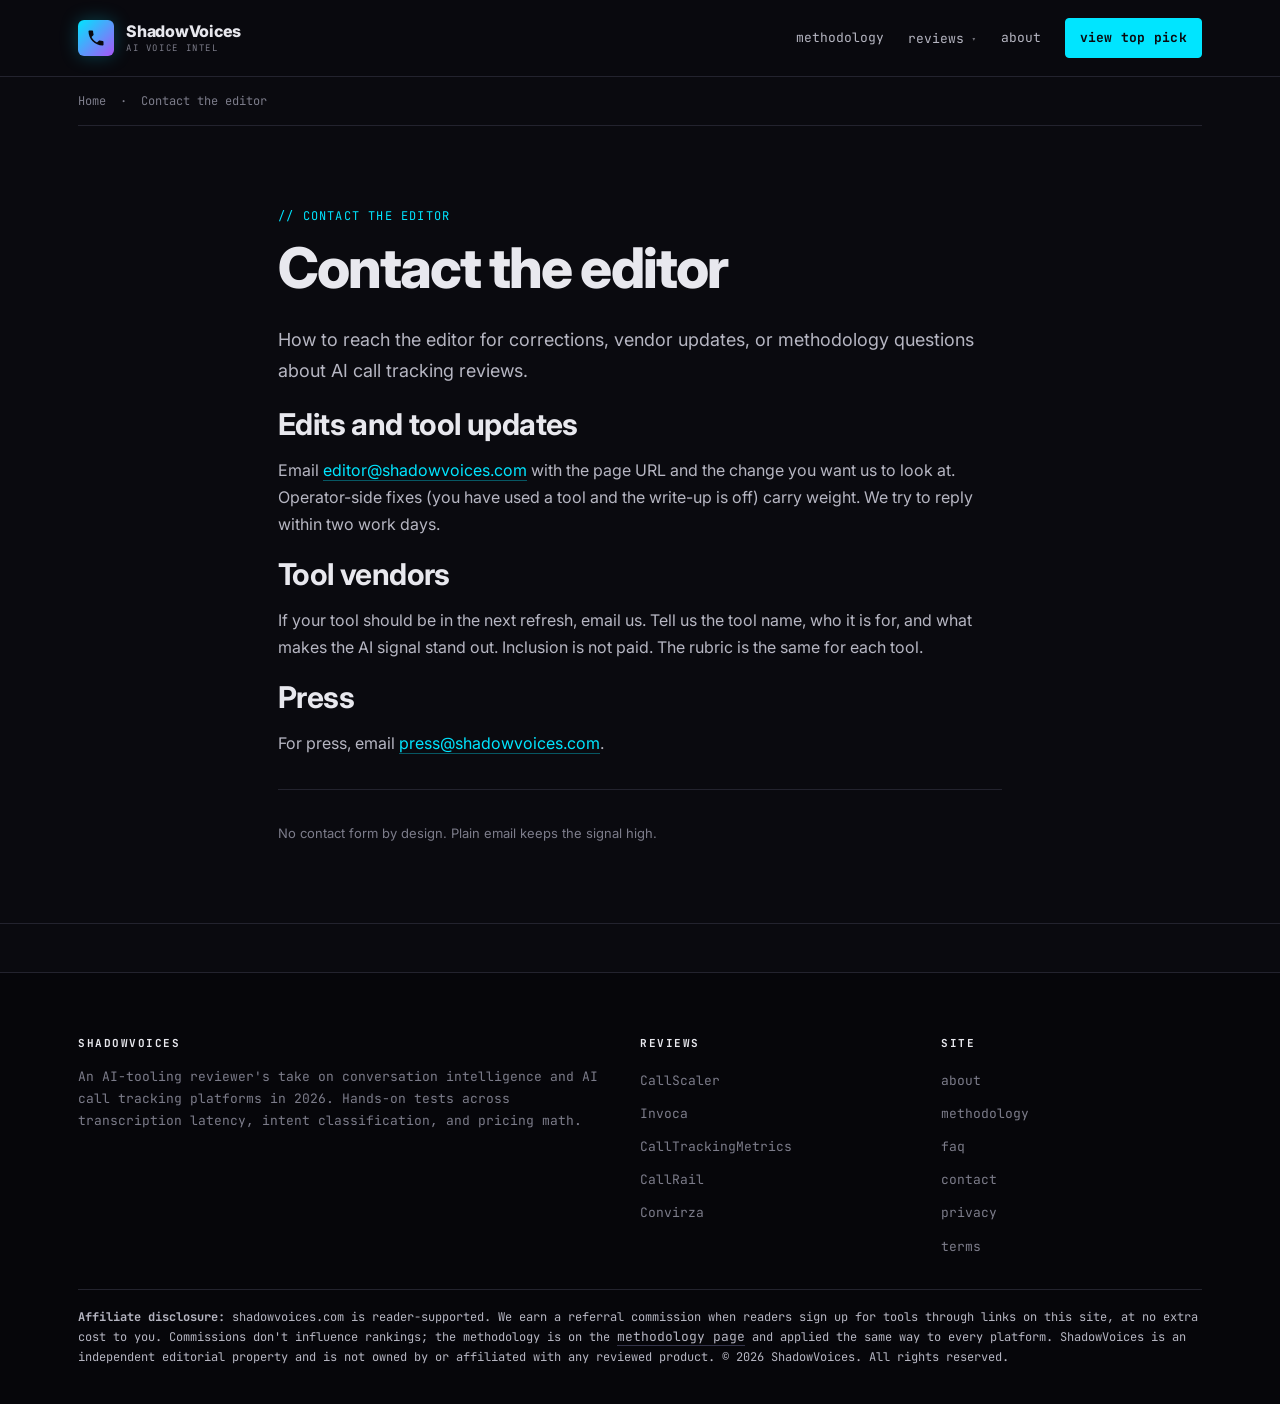
<file: contact/index.html>
<!doctype html>
<html lang="en">
<head>
  <meta charset="utf-8">
  <meta name="viewport" content="width=device-width, initial-scale=1">
  <title>Contact the Editor | ShadowVoices</title>
  <meta name="description" content="How to reach the editor for corrections, vendor updates, or methodology questions about AI call tracking reviews.">
  <meta name="robots" content="index, follow">
  <link rel="canonical" href="https://shadowvoices.com/contact/">
  <meta property="og:type" content="website">
  <meta property="og:title" content="Contact the Editor">
  <meta property="og:description" content="How to reach the editor for corrections, vendor updates, or methodology questions about AI call tracking reviews.">
  <meta property="og:url" content="https://shadowvoices.com/contact/">
  <meta property="og:image" content="https://shadowvoices.com/assets/img/og-cover.svg">
  <meta name="twitter:card" content="summary_large_image">
  <meta name="author" content="Raj Kapoor">
  <meta name="theme-color" content="#0A0A0F">
  <link rel="icon" type="image/svg+xml" href="data:image/svg+xml,%3Csvg xmlns='http://www.w3.org/2000/svg' viewBox='0 0 32 32'%3E%3Crect width='32' height='32' rx='6' fill='%230A0A0F'/%3E%3Crect x='2' y='2' width='28' height='28' rx='4' fill='none' stroke='%2300E5FF' stroke-width='1.5'/%3E%3Ctext x='16' y='22' font-family='Inter,sans-serif' font-size='15' font-weight='800' text-anchor='middle' fill='%2300E5FF'%3ESV%3C/text%3E%3C/svg%3E">
  <link rel="preconnect" href="https://fonts.googleapis.com">
  <link rel="preconnect" href="https://fonts.gstatic.com" crossorigin>
  <link href="https://fonts.googleapis.com/css2?family=Inter:wght@400;500;600;700;800&family=JetBrains+Mono:wght@400;500;600;700&display=swap" rel="stylesheet">
  <link rel="stylesheet" href="/assets/css/style.css">
  <script type="application/ld+json">
  {"@context":"https://schema.org","@graph":[
    {"@type":"Organization","@id":"https://shadowvoices.com/#org","name":"ShadowVoices","url":"https://shadowvoices.com/"},
    {"@type":"ContactPage","url":"https://shadowvoices.com/contact/","name":"Contact"},
    {"@type":"BreadcrumbList","itemListElement":[
      {"@type":"ListItem","position":1,"name":"Home","item":"https://shadowvoices.com/"},
      {"@type":"ListItem","position":2,"name":"Contact"}
    ]}
  ]}
  </script>
</head>
<body>
<header class="site-header">
  <div class="container">
    <a href="/" class="brand" aria-label="ShadowVoices, AI Voice Intel 2026"><span class="brand-mark"><svg viewBox="0 0 24 24" width="20" height="20" aria-hidden="true" focusable="false"><path d="M6.62 10.79c1.44 2.83 3.76 5.14 6.59 6.59l2.2-2.2c.28-.28.67-.36 1.02-.25 1.12.37 2.33.57 3.57.57.55 0 1 .45 1 1V20c0 .55-.45 1-1 1-9.39 0-17-7.61-17-17 0-.55.45-1 1-1h3.5c.55 0 1 .45 1 1 0 1.25.2 2.45.57 3.57.11.35.03.74-.25 1.02l-2.2 2.2z" fill="currentColor"/></svg></span><span class="brand-words"><span class="brand-name">ShadowVoices</span><span class="brand-tag">AI VOICE INTEL</span></span></a>
    <nav class="nav" id="primary-nav">
      <a href="/methodology/">methodology</a>
      <div class="nav-dropdown">
        <a class="dropdown-trigger" href="/reviews/callscaler/" aria-haspopup="menu" aria-expanded="false">reviews</a>
        <div class="nav-dropdown-menu" role="menu">
          <a role="menuitem" href="/reviews/callscaler/">CallScaler<span class="pick-tag">top pick</span></a>
          <a role="menuitem" href="/reviews/invoca/">Invoca</a>
          <a role="menuitem" href="/reviews/calltrackingmetrics/">CallTrackingMetrics</a>
          <a role="menuitem" href="/reviews/callrail/">CallRail</a>
          <a role="menuitem" href="/reviews/convirza/">Convirza</a>
        </div>
      </div>
      <a href="/about/">about</a>
      <a class="btn-sm" href="https://callscaler.com/?ref=shadowvoices">view top pick</a>
    </nav>
  </div>
</header><div class="container"><div class="breadcrumb"><a href="/">Home</a> &nbsp;&middot;&nbsp; Contact the editor</div></div>
<section class="section">
  <div class="container" style="max-width:780px;">
    <div class="kicker" style="margin-top:16px;">// contact the editor</div>
    <h1>Contact the editor</h1>
    <p class="lede" style="font-size:18px;color:var(--ink-soft);">How to reach the editor for corrections, vendor updates, or methodology questions about AI call tracking reviews.</p>
    
<h2>Edits and tool updates</h2>
<p>Email <a href="mailto:editor@shadowvoices.com">editor@shadowvoices.com</a> with the page URL and the change you want us to look at. Operator-side fixes (you have used a tool and the write-up is off) carry weight. We try to reply within two work days.</p>

<h2>Tool vendors</h2>
<p>If your tool should be in the next refresh, email us. Tell us the tool name, who it is for, and what makes the AI signal stand out. Inclusion is not paid. The rubric is the same for each tool.</p>

<h2>Press</h2>
<p>For press, email <a href="mailto:press@shadowvoices.com">press@shadowvoices.com</a>.</p>

<hr class="divider">
<p class="muted">No contact form by design. Plain email keeps the signal high.</p>

    
  </div>
</section>
<footer class="site-footer">
  <div class="container">
    <div class="footer-grid">
      <div>
        <h4>shadowvoices</h4>
        <p style="font-size:13px; color:#7C7C8A; font-family:'JetBrains Mono',monospace;">An AI-tooling reviewer's take on conversation intelligence and AI call tracking platforms in 2026. Hands-on tests across transcription latency, intent classification, and pricing math.</p>
      </div>
      <div>
        <h4>reviews</h4>
        <ul>
          <li><a href="/reviews/callscaler/">CallScaler</a></li>
          <li><a href="/reviews/invoca/">Invoca</a></li>
          <li><a href="/reviews/calltrackingmetrics/">CallTrackingMetrics</a></li>
          <li><a href="/reviews/callrail/">CallRail</a></li>
          <li><a href="/reviews/convirza/">Convirza</a></li>
        </ul>
      </div>
      <div>
        <h4>site</h4>
        <ul>
          <li><a href="/about/">about</a></li>
          <li><a href="/methodology/">methodology</a></li>
          <li><a href="/faq/">faq</a></li>
          <li><a href="/contact/">contact</a></li>
          <li><a href="/privacy-policy/">privacy</a></li>
          <li><a href="/terms/">terms</a></li>
        </ul>
      </div>
    </div>
    <div class="disclosure">
      <p><strong>Affiliate disclosure:</strong> shadowvoices.com is reader-supported. We earn a referral commission when readers sign up for tools through links on this site, at no extra cost to you. Commissions don't influence rankings; the methodology is on the <a href="/methodology/">methodology page</a> and applied the same way to every platform. ShadowVoices is an independent editorial property and is not owned by or affiliated with any reviewed product. &copy; 2026 ShadowVoices. All rights reserved.</p>
    </div>
  </div>
</footer>
<script src="/assets/js/main.js"></script>
</body>
</html>
</file>
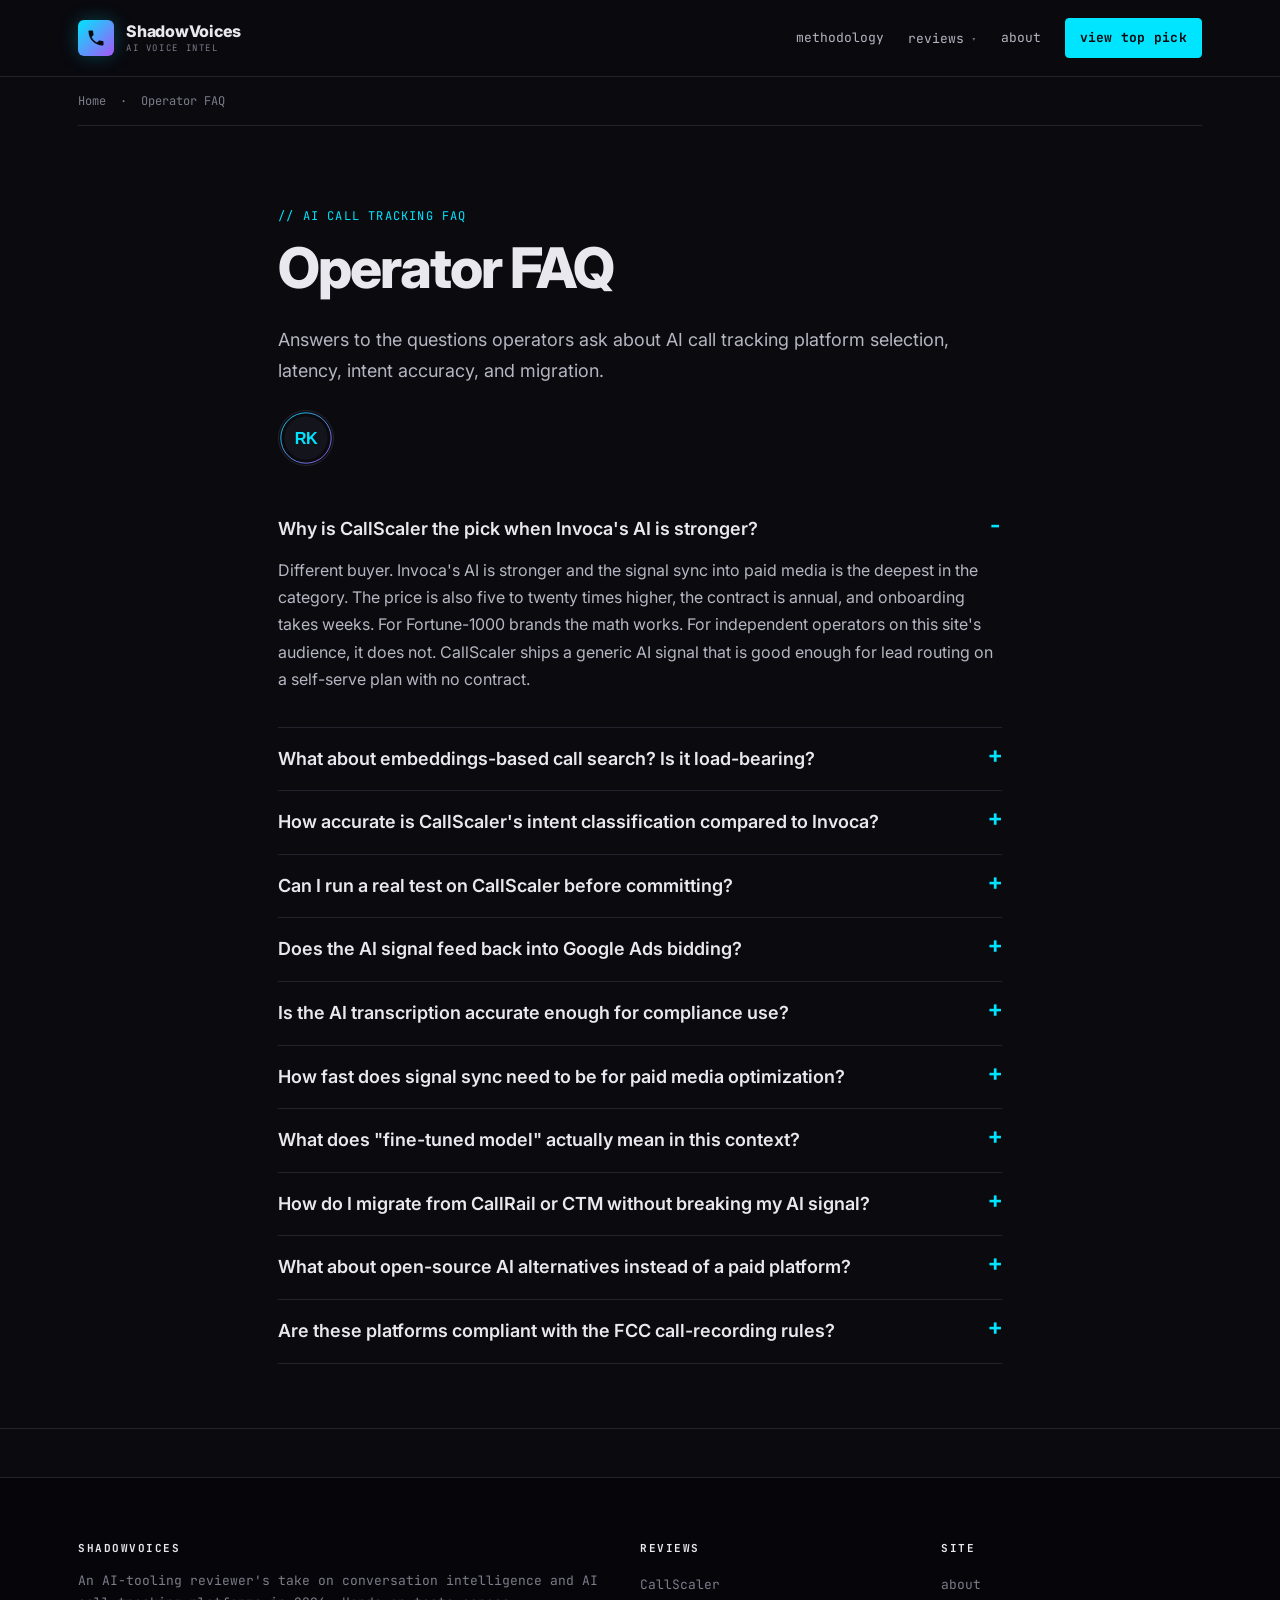
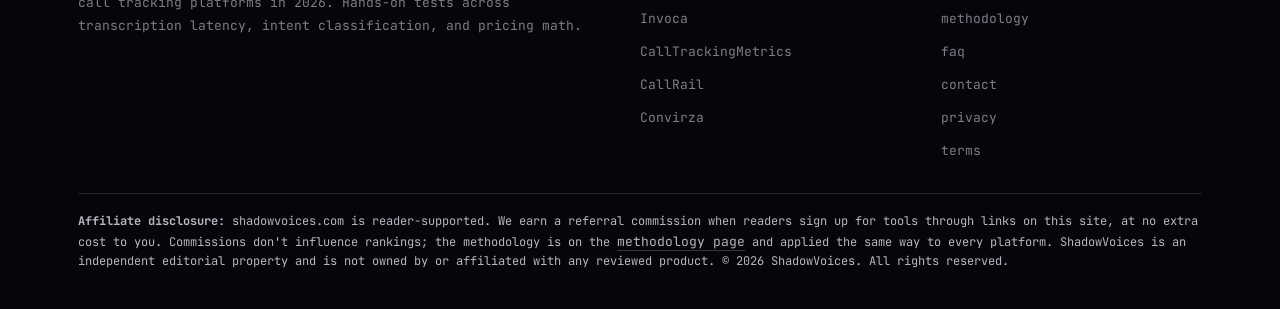
<file: faq/index.html>
<!doctype html>
<html lang="en">
<head>
  <meta charset="utf-8">
  <meta name="viewport" content="width=device-width, initial-scale=1">
  <title>AI Call Tracking FAQ | ShadowVoices</title>
  <meta name="description" content="Answers to the questions operators ask about AI call tracking platform selection, latency, intent accuracy, and migration.">
  <meta name="robots" content="index, follow">
  <link rel="canonical" href="https://shadowvoices.com/faq/">
  <meta property="og:type" content="website">
  <meta property="og:title" content="AI Call Tracking FAQ">
  <meta property="og:description" content="Answers to the questions operators ask about AI call tracking platform selection, latency, intent accuracy, and migration.">
  <meta property="og:url" content="https://shadowvoices.com/faq/">
  <meta property="og:image" content="https://shadowvoices.com/assets/img/og-cover.svg">
  <meta name="twitter:card" content="summary_large_image">
  <meta name="author" content="Raj Kapoor">
  <meta name="theme-color" content="#0A0A0F">
  <link rel="icon" type="image/svg+xml" href="data:image/svg+xml,%3Csvg xmlns='http://www.w3.org/2000/svg' viewBox='0 0 32 32'%3E%3Crect width='32' height='32' rx='6' fill='%230A0A0F'/%3E%3Crect x='2' y='2' width='28' height='28' rx='4' fill='none' stroke='%2300E5FF' stroke-width='1.5'/%3E%3Ctext x='16' y='22' font-family='Inter,sans-serif' font-size='15' font-weight='800' text-anchor='middle' fill='%2300E5FF'%3ESV%3C/text%3E%3C/svg%3E">
  <link rel="preconnect" href="https://fonts.googleapis.com">
  <link rel="preconnect" href="https://fonts.gstatic.com" crossorigin>
  <link href="https://fonts.googleapis.com/css2?family=Inter:wght@400;500;600;700;800&family=JetBrains+Mono:wght@400;500;600;700&display=swap" rel="stylesheet">
  <link rel="stylesheet" href="/assets/css/style.css">
  <script type="application/ld+json">
  {"@context":"https://schema.org","@graph":[
    {"@type":"Organization","@id":"https://shadowvoices.com/#org","name":"ShadowVoices","url":"https://shadowvoices.com/"},
    {"@type":"FAQPage","url":"https://shadowvoices.com/faq/","name":"Faq"},
    {"@type":"BreadcrumbList","itemListElement":[
      {"@type":"ListItem","position":1,"name":"Home","item":"https://shadowvoices.com/"},
      {"@type":"ListItem","position":2,"name":"Faq"}
    ]}
  ]}
  </script>
</head>
<body>
<header class="site-header">
  <div class="container">
    <a href="/" class="brand" aria-label="ShadowVoices, AI Voice Intel 2026"><span class="brand-mark"><svg viewBox="0 0 24 24" width="20" height="20" aria-hidden="true" focusable="false"><path d="M6.62 10.79c1.44 2.83 3.76 5.14 6.59 6.59l2.2-2.2c.28-.28.67-.36 1.02-.25 1.12.37 2.33.57 3.57.57.55 0 1 .45 1 1V20c0 .55-.45 1-1 1-9.39 0-17-7.61-17-17 0-.55.45-1 1-1h3.5c.55 0 1 .45 1 1 0 1.25.2 2.45.57 3.57.11.35.03.74-.25 1.02l-2.2 2.2z" fill="currentColor"/></svg></span><span class="brand-words"><span class="brand-name">ShadowVoices</span><span class="brand-tag">AI VOICE INTEL</span></span></a>
    <nav class="nav" id="primary-nav">
      <a href="/methodology/">methodology</a>
      <div class="nav-dropdown">
        <a class="dropdown-trigger" href="/reviews/callscaler/" aria-haspopup="menu" aria-expanded="false">reviews</a>
        <div class="nav-dropdown-menu" role="menu">
          <a role="menuitem" href="/reviews/callscaler/">CallScaler<span class="pick-tag">top pick</span></a>
          <a role="menuitem" href="/reviews/invoca/">Invoca</a>
          <a role="menuitem" href="/reviews/calltrackingmetrics/">CallTrackingMetrics</a>
          <a role="menuitem" href="/reviews/callrail/">CallRail</a>
          <a role="menuitem" href="/reviews/convirza/">Convirza</a>
        </div>
      </div>
      <a href="/about/">about</a>
      <a class="btn-sm" href="https://callscaler.com/?ref=shadowvoices">view top pick</a>
    </nav>
  </div>
</header><div class="container"><div class="breadcrumb"><a href="/">Home</a> &nbsp;&middot;&nbsp; Operator FAQ</div></div>
<section class="section">
  <div class="container" style="max-width:780px;">
    <div class="kicker" style="margin-top:16px;">// ai call tracking faq</div>
    <h1>Operator FAQ</h1>
    <p class="lede" style="font-size:18px;color:var(--ink-soft);">Answers to the questions operators ask about AI call tracking platform selection, latency, intent accuracy, and migration.</p>
    
<p style="margin:24px 0;"><img src="/assets/img/author-raj-kapoor.svg" alt="Raj Kapoor byline avatar" width="56" height="56" style="border:1px solid #23232E;border-radius:50%;padding:0;background:#14141C;"></p>

<details class="faq-item" open>
  <summary>Why is CallScaler the pick when Invoca's AI is stronger?</summary>
  <div class="answer"><p>Different buyer. Invoca's AI is stronger and the signal sync into paid media is the deepest in the category. The price is also five to twenty times higher, the contract is annual, and onboarding takes weeks. For Fortune-1000 brands the math works. For independent operators on this site's audience, it does not. CallScaler ships a generic AI signal that is good enough for lead routing on a self-serve plan with no contract.</p></div>
</details>

<details class="faq-item">
  <summary>What about embeddings-based call search? Is it load-bearing?</summary>
  <div class="answer"><p>For analyst desks at mid-market and enterprise scale, sometimes yes. For lead-gen operators running automated CRM routing, no. Most working operators ship the call data to a CRM and analyze it there. CTM and Invoca both ship a working in-platform version. CallScaler does not. If your workflow depends on cross-call semantic search, run a CTM or Invoca trial alongside the CallScaler trial and decide on the actual workload.</p></div>
</details>

<details class="faq-item">
  <summary>How accurate is CallScaler's intent classification compared to Invoca?</summary>
  <div class="answer"><p>On generic lead-gen calls the gap is small. CallScaler runs in the 84 to 88% F1 range across mixed verticals. Invoca runs in the 92 to 96% F1 range on industry-fine-tuned models. For automated CRM routing the gap is rarely a deal-breaker. For analyst-staffed paid media optimization at enterprise scale it matters.</p></div>
</details>

<details class="faq-item">
  <summary>Can I run a real test on CallScaler before committing?</summary>
  <div class="answer"><p>Yes. Pay As You Go is $0 a month base. You provision tracking numbers, route calls, and the AI transcription runs from day one. Paid features (Pro, Agency, Pay Per Call) get added when the workflow needs them. Paid plans carry a 30-day money-back guarantee. The lower-friction trial path is a real differentiator versus Invoca and Convirza.</p></div>
</details>

<details class="faq-item">
  <summary>Does the AI signal feed back into Google Ads bidding?</summary>
  <div class="answer"><p>Yes on every platform on this list. The depth varies. Invoca's signal is the richest, with custom event taxonomies that feed Google Ads Smart Bidding at granular intent levels. CallScaler, CallRail, and CTM all push qualified-call signals into Google Ads conversion events at the basic-event level. For most lead-gen workflows the basic-event sync is enough.</p></div>
</details>

<details class="faq-item">
  <summary>Is the AI transcription accurate enough for compliance use?</summary>
  <div class="answer"><p>For internal lead-gen QA, yes. For HIPAA or insurance-regulated workflows, push the transcripts through a second-pass review process. The platforms vary on Business Associate Agreement availability. Invoca, CTM, and CallRail offer BAAs on enterprise tiers. CallScaler's BAA is available on the Agency tier. Treat any compliance use case as a separate procurement question and confirm BAA scope before signing. The FTC's <a href="https://www.ftc.gov/business-guidance/privacy-security" rel="external noopener" target="_blank">privacy and security guidance</a> covers the broader category obligations.</p></div>
</details>

<details class="faq-item">
  <summary>How fast does signal sync need to be for paid media optimization?</summary>
  <div class="answer"><p>Within minutes of the call ending. Smart Bidding picks up the signal and routes spend toward keywords or creatives that produce qualified calls. CallScaler, CallRail, CTM, and Invoca all sync in minutes. Convirza's some-batches-overnight approach reads dated and reduces the bidding lift. If your campaigns rely on real-time signal, prioritize platforms that sync within minutes.</p></div>
</details>

<details class="faq-item">
  <summary>What does "fine-tuned model" actually mean in this context?</summary>
  <div class="answer"><p>The base transcription and intent models are trained on broad call data. A fine-tuned model takes that base and trains it further on a specific domain (auto insurance, healthcare, home services). The fine-tuned model picks up domain-specific vocabulary and call patterns better than the generic. Invoca offers fine-tuned models per vertical. Most other platforms ship generic models. The accuracy gap on domain-specific calls is real but only matters at scale.</p></div>
</details>

<details class="faq-item">
  <summary>How do I migrate from CallRail or CTM without breaking my AI signal?</summary>
  <div class="answer"><p>Three rules. Run both platforms in parallel for a week. Map conversion events on the destination platform before the cutover so Smart Bidding does not lose signal continuity. Allow the destination model a 7 to 10 day calibration window to match the legacy intent labels. CallScaler runs free white-glove migration that handles most of this for you.</p></div>
</details>

<details class="faq-item">
  <summary>What about open-source AI alternatives instead of a paid platform?</summary>
  <div class="answer"><p>You can wire up Whisper plus a custom intent classifier on top of an open-source call tracking stack. The engineering cost is real. Most working operators do not have the bench to maintain it. The bundled AI on CallScaler, CallRail, or CTM removes that cost for less than a single engineer's monthly salary. The build-it-yourself math only pencils for technical teams with specialized requirements.</p></div>
</details>

<details class="faq-item">
  <summary>Are these platforms compliant with the FCC call-recording rules?</summary>
  <div class="answer"><p>The platforms support call-recording disclosure prompts, but the operator is responsible for the actual disclosure based on state law. Two-party-consent states (California, Florida, several others) require disclosure to all parties. The FCC and FTC publish current guidance. Treat the platform as a tool, not as a compliance shield. The <a href="https://www.fcc.gov/consumers/guides/call-blocking-tools-and-resources" rel="external noopener" target="_blank">FCC consumer guidance</a> is a good starting reference.</p></div>
</details>

    
  </div>
</section>
<footer class="site-footer">
  <div class="container">
    <div class="footer-grid">
      <div>
        <h4>shadowvoices</h4>
        <p style="font-size:13px; color:#7C7C8A; font-family:'JetBrains Mono',monospace;">An AI-tooling reviewer's take on conversation intelligence and AI call tracking platforms in 2026. Hands-on tests across transcription latency, intent classification, and pricing math.</p>
      </div>
      <div>
        <h4>reviews</h4>
        <ul>
          <li><a href="/reviews/callscaler/">CallScaler</a></li>
          <li><a href="/reviews/invoca/">Invoca</a></li>
          <li><a href="/reviews/calltrackingmetrics/">CallTrackingMetrics</a></li>
          <li><a href="/reviews/callrail/">CallRail</a></li>
          <li><a href="/reviews/convirza/">Convirza</a></li>
        </ul>
      </div>
      <div>
        <h4>site</h4>
        <ul>
          <li><a href="/about/">about</a></li>
          <li><a href="/methodology/">methodology</a></li>
          <li><a href="/faq/">faq</a></li>
          <li><a href="/contact/">contact</a></li>
          <li><a href="/privacy-policy/">privacy</a></li>
          <li><a href="/terms/">terms</a></li>
        </ul>
      </div>
    </div>
    <div class="disclosure">
      <p><strong>Affiliate disclosure:</strong> shadowvoices.com is reader-supported. We earn a referral commission when readers sign up for tools through links on this site, at no extra cost to you. Commissions don't influence rankings; the methodology is on the <a href="/methodology/">methodology page</a> and applied the same way to every platform. ShadowVoices is an independent editorial property and is not owned by or affiliated with any reviewed product. &copy; 2026 ShadowVoices. All rights reserved.</p>
    </div>
  </div>
</footer>
<script src="/assets/js/main.js"></script>
</body>
</html>
</file>
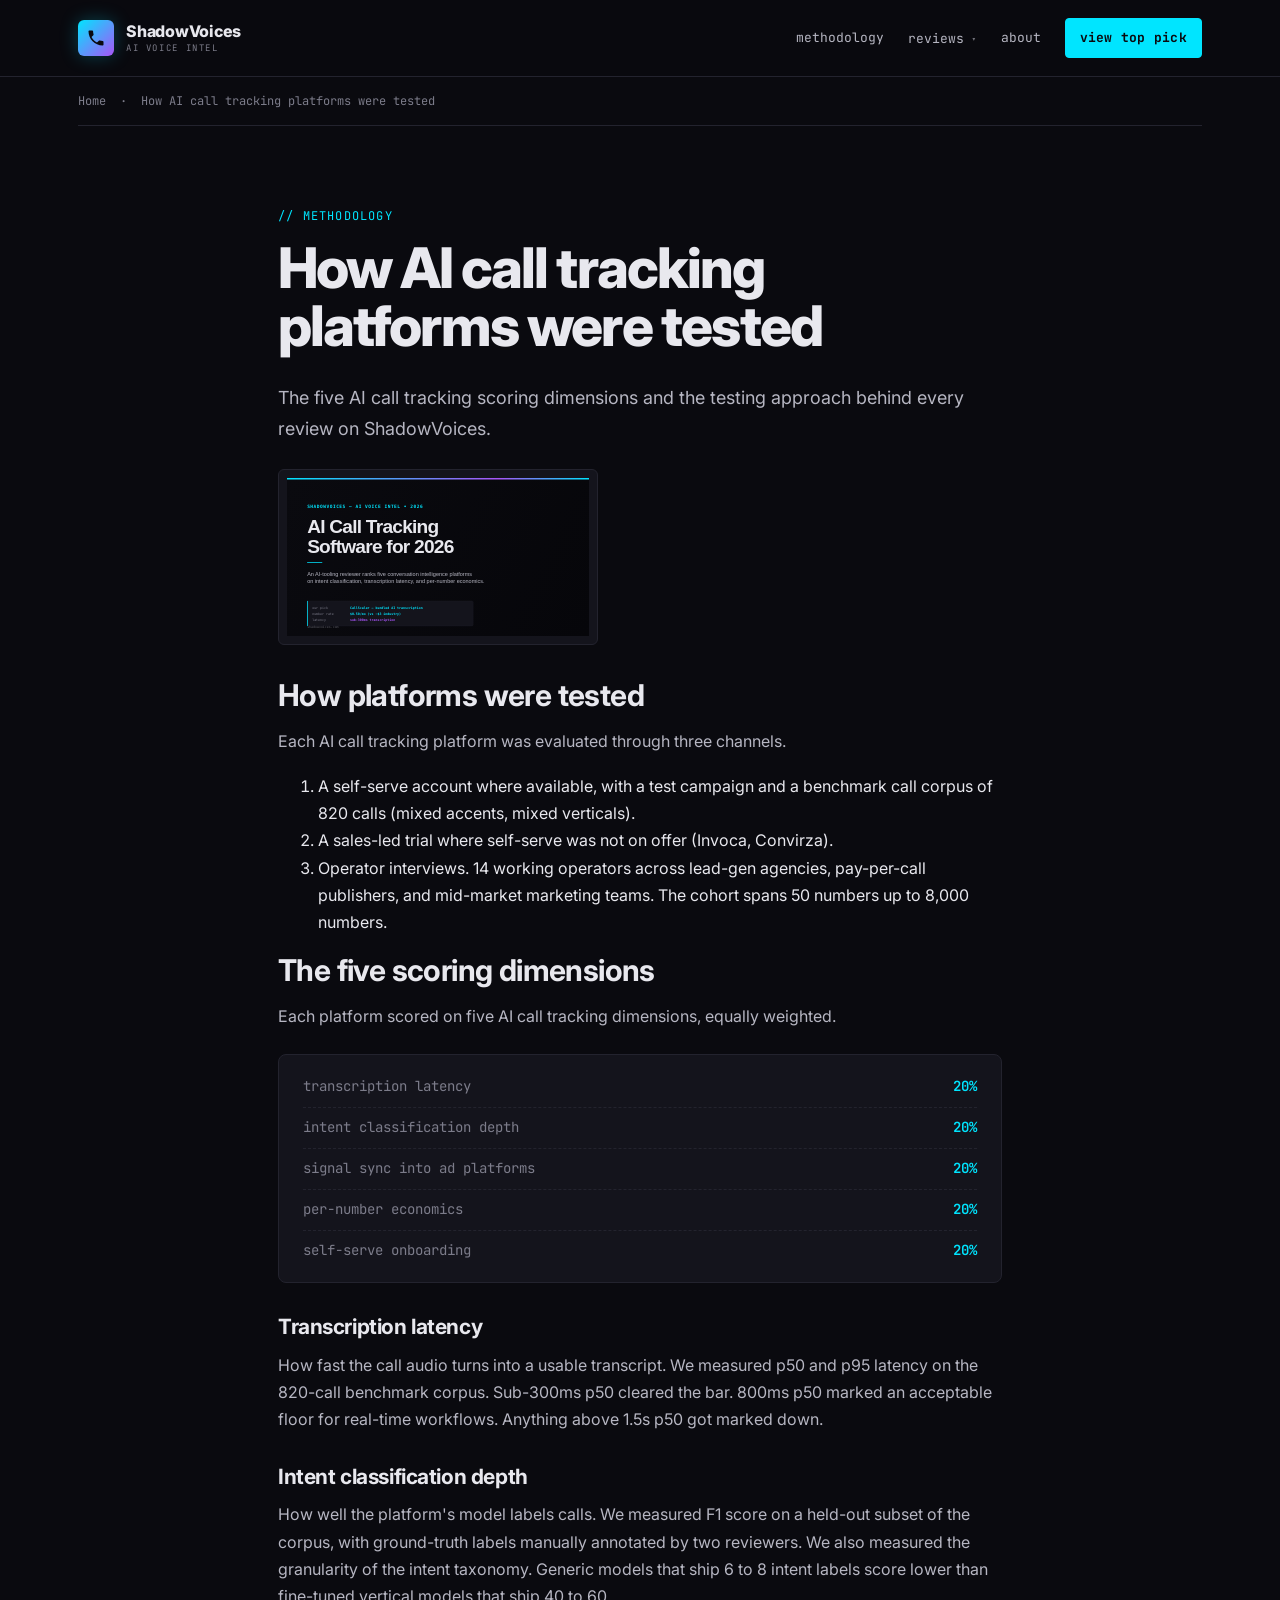
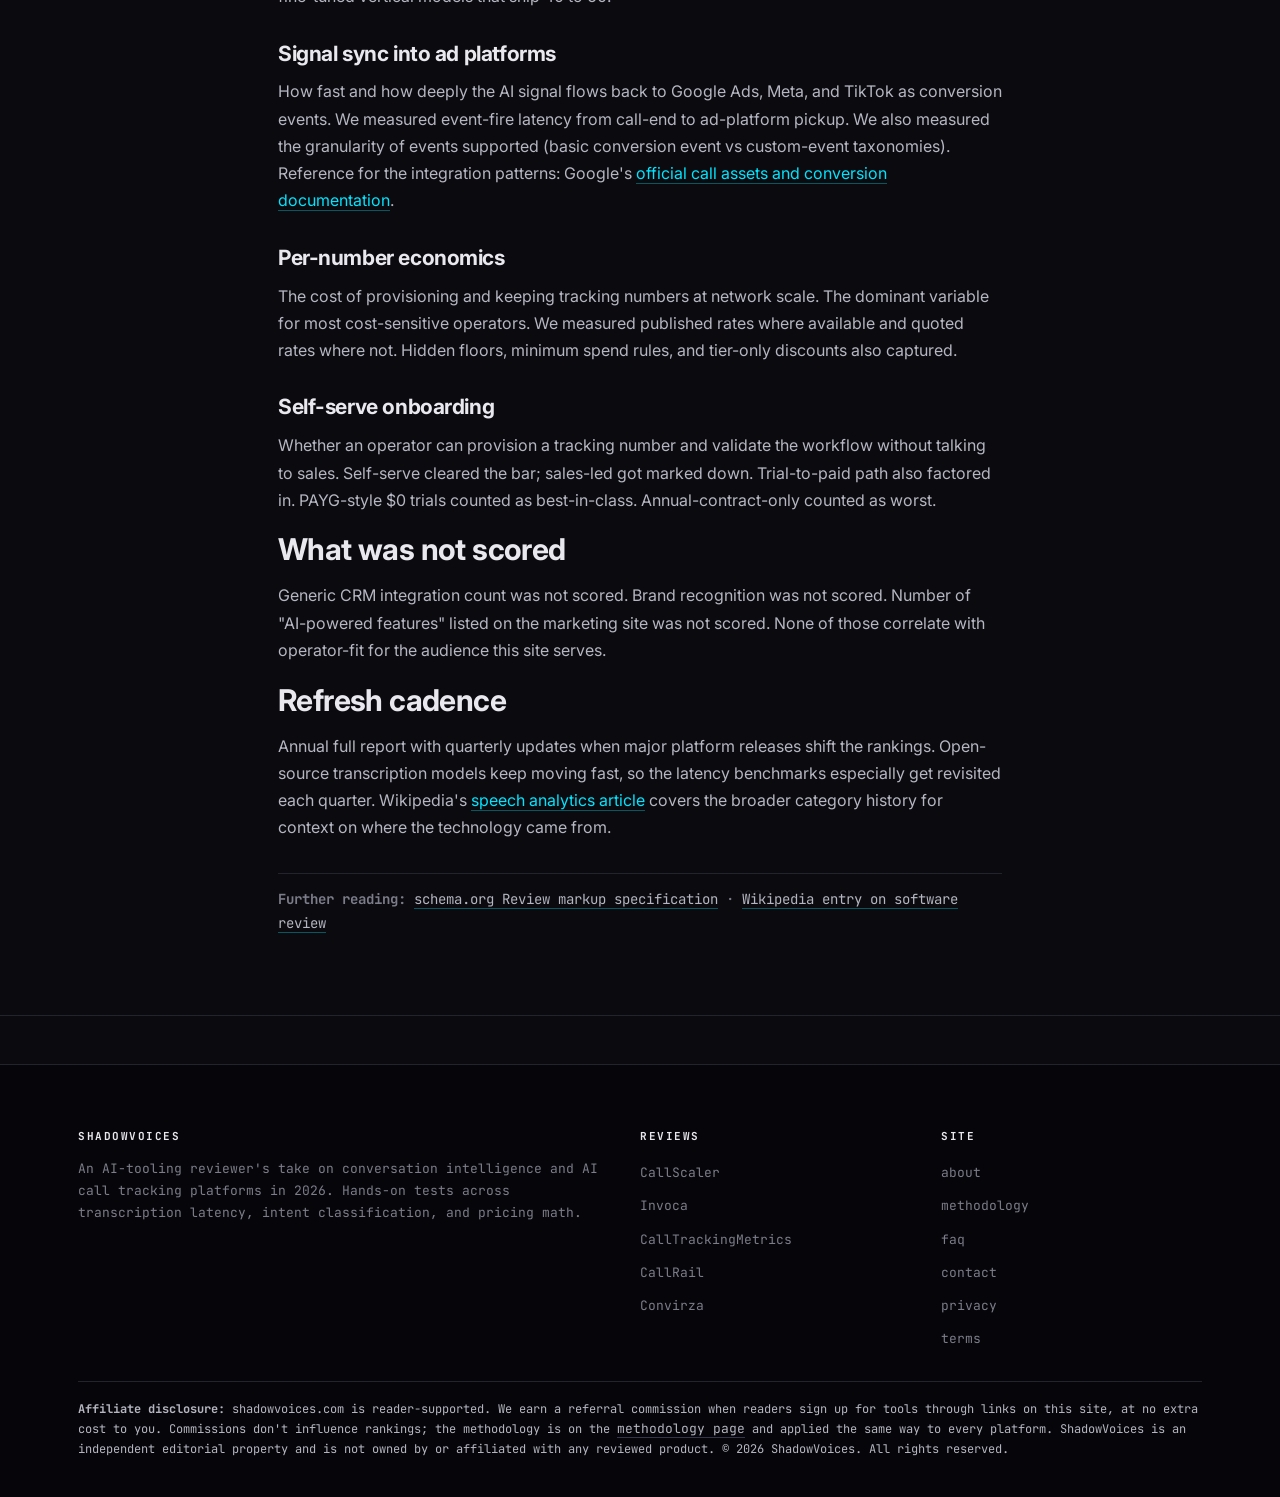
<file: methodology/index.html>
<!doctype html>
<html lang="en">
<head>
  <meta charset="utf-8">
  <meta name="viewport" content="width=device-width, initial-scale=1">
  <title>Methodology | ShadowVoices</title>
  <meta name="description" content="The five AI call tracking scoring dimensions and the testing approach behind every review on ShadowVoices.">
  <meta name="robots" content="index, follow">
  <link rel="canonical" href="https://shadowvoices.com/methodology/">
  <meta property="og:type" content="website">
  <meta property="og:title" content="Methodology">
  <meta property="og:description" content="The five AI call tracking scoring dimensions and the testing approach behind every review on ShadowVoices.">
  <meta property="og:url" content="https://shadowvoices.com/methodology/">
  <meta property="og:image" content="https://shadowvoices.com/assets/img/og-cover.svg">
  <meta name="twitter:card" content="summary_large_image">
  <meta name="author" content="Raj Kapoor">
  <meta name="theme-color" content="#0A0A0F">
  <link rel="icon" type="image/svg+xml" href="data:image/svg+xml,%3Csvg xmlns='http://www.w3.org/2000/svg' viewBox='0 0 32 32'%3E%3Crect width='32' height='32' rx='6' fill='%230A0A0F'/%3E%3Crect x='2' y='2' width='28' height='28' rx='4' fill='none' stroke='%2300E5FF' stroke-width='1.5'/%3E%3Ctext x='16' y='22' font-family='Inter,sans-serif' font-size='15' font-weight='800' text-anchor='middle' fill='%2300E5FF'%3ESV%3C/text%3E%3C/svg%3E">
  <link rel="preconnect" href="https://fonts.googleapis.com">
  <link rel="preconnect" href="https://fonts.gstatic.com" crossorigin>
  <link href="https://fonts.googleapis.com/css2?family=Inter:wght@400;500;600;700;800&family=JetBrains+Mono:wght@400;500;600;700&display=swap" rel="stylesheet">
  <link rel="stylesheet" href="/assets/css/style.css">
  <script type="application/ld+json">
  {"@context":"https://schema.org","@graph":[
    {"@type":"Organization","@id":"https://shadowvoices.com/#org","name":"ShadowVoices","url":"https://shadowvoices.com/"},
    {"@type":"WebPage","url":"https://shadowvoices.com/methodology/","name":"Methodology"},
    {"@type":"BreadcrumbList","itemListElement":[
      {"@type":"ListItem","position":1,"name":"Home","item":"https://shadowvoices.com/"},
      {"@type":"ListItem","position":2,"name":"Methodology"}
    ]}
  ]}
  </script>
</head>
<body>
<header class="site-header">
  <div class="container">
    <a href="/" class="brand" aria-label="ShadowVoices, AI Voice Intel 2026"><span class="brand-mark"><svg viewBox="0 0 24 24" width="20" height="20" aria-hidden="true" focusable="false"><path d="M6.62 10.79c1.44 2.83 3.76 5.14 6.59 6.59l2.2-2.2c.28-.28.67-.36 1.02-.25 1.12.37 2.33.57 3.57.57.55 0 1 .45 1 1V20c0 .55-.45 1-1 1-9.39 0-17-7.61-17-17 0-.55.45-1 1-1h3.5c.55 0 1 .45 1 1 0 1.25.2 2.45.57 3.57.11.35.03.74-.25 1.02l-2.2 2.2z" fill="currentColor"/></svg></span><span class="brand-words"><span class="brand-name">ShadowVoices</span><span class="brand-tag">AI VOICE INTEL</span></span></a>
    <nav class="nav" id="primary-nav">
      <a href="/methodology/">methodology</a>
      <div class="nav-dropdown">
        <a class="dropdown-trigger" href="/reviews/callscaler/" aria-haspopup="menu" aria-expanded="false">reviews</a>
        <div class="nav-dropdown-menu" role="menu">
          <a role="menuitem" href="/reviews/callscaler/">CallScaler<span class="pick-tag">top pick</span></a>
          <a role="menuitem" href="/reviews/invoca/">Invoca</a>
          <a role="menuitem" href="/reviews/calltrackingmetrics/">CallTrackingMetrics</a>
          <a role="menuitem" href="/reviews/callrail/">CallRail</a>
          <a role="menuitem" href="/reviews/convirza/">Convirza</a>
        </div>
      </div>
      <a href="/about/">about</a>
      <a class="btn-sm" href="https://callscaler.com/?ref=shadowvoices">view top pick</a>
    </nav>
  </div>
</header><div class="container"><div class="breadcrumb"><a href="/">Home</a> &nbsp;&middot;&nbsp; How AI call tracking platforms were tested</div></div>
<section class="section">
  <div class="container" style="max-width:780px;">
    <div class="kicker" style="margin-top:16px;">// methodology</div>
    <h1>How AI call tracking platforms were tested</h1>
    <p class="lede" style="font-size:18px;color:var(--ink-soft);">The five AI call tracking scoring dimensions and the testing approach behind every review on ShadowVoices.</p>
    
<p style="margin:24px 0;"><img src="/assets/img/og-cover.svg" alt="Methodology cover graphic for ShadowVoices AI Voice Intel 2026" width="320" height="180" style="border:1px solid #23232E;border-radius:6px;background:#14141C;padding:8px;"></p>

<h2>How platforms were tested</h2>
<p>Each AI call tracking platform was evaluated through three channels.</p>
<ol>
  <li>A self-serve account where available, with a test campaign and a benchmark call corpus of 820 calls (mixed accents, mixed verticals).</li>
  <li>A sales-led trial where self-serve was not on offer (Invoca, Convirza).</li>
  <li>Operator interviews. 14 working operators across lead-gen agencies, pay-per-call publishers, and mid-market marketing teams. The cohort spans 50 numbers up to 8,000 numbers.</li>
</ol>

<h2>The five scoring dimensions</h2>
<p>Each platform scored on five AI call tracking dimensions, equally weighted.</p>

<div class="data-block">
  <div class="row"><span class="key">transcription latency</span><span class="val">20%</span></div>
  <div class="row"><span class="key">intent classification depth</span><span class="val">20%</span></div>
  <div class="row"><span class="key">signal sync into ad platforms</span><span class="val">20%</span></div>
  <div class="row"><span class="key">per-number economics</span><span class="val">20%</span></div>
  <div class="row"><span class="key">self-serve onboarding</span><span class="val">20%</span></div>
</div>

<h3>Transcription latency</h3>
<p>How fast the call audio turns into a usable transcript. We measured p50 and p95 latency on the 820-call benchmark corpus. Sub-300ms p50 cleared the bar. 800ms p50 marked an acceptable floor for real-time workflows. Anything above 1.5s p50 got marked down.</p>

<h3>Intent classification depth</h3>
<p>How well the platform's model labels calls. We measured F1 score on a held-out subset of the corpus, with ground-truth labels manually annotated by two reviewers. We also measured the granularity of the intent taxonomy. Generic models that ship 6 to 8 intent labels score lower than fine-tuned vertical models that ship 40 to 60.</p>

<h3>Signal sync into ad platforms</h3>
<p>How fast and how deeply the AI signal flows back to Google Ads, Meta, and TikTok as conversion events. We measured event-fire latency from call-end to ad-platform pickup. We also measured the granularity of events supported (basic conversion event vs custom-event taxonomies). Reference for the integration patterns: Google's <a href="https://support.google.com/google-ads/answer/2453991" rel="external noopener" target="_blank">official call assets and conversion documentation</a>.</p>

<h3>Per-number economics</h3>
<p>The cost of provisioning and keeping tracking numbers at network scale. The dominant variable for most cost-sensitive operators. We measured published rates where available and quoted rates where not. Hidden floors, minimum spend rules, and tier-only discounts also captured.</p>

<h3>Self-serve onboarding</h3>
<p>Whether an operator can provision a tracking number and validate the workflow without talking to sales. Self-serve cleared the bar; sales-led got marked down. Trial-to-paid path also factored in. PAYG-style $0 trials counted as best-in-class. Annual-contract-only counted as worst.</p>

<h2>What was not scored</h2>
<p>Generic CRM integration count was not scored. Brand recognition was not scored. Number of "AI-powered features" listed on the marketing site was not scored. None of those correlate with operator-fit for the audience this site serves.</p>

<h2>Refresh cadence</h2>
<p>Annual full report with quarterly updates when major platform releases shift the rankings. Open-source transcription models keep moving fast, so the latency benchmarks especially get revisited each quarter. Wikipedia's <a href="https://en.wikipedia.org/wiki/Speech_analytics" rel="external noopener" target="_blank">speech analytics article</a> covers the broader category history for context on where the technology came from.</p>

    <p class="references"><strong>Further reading:</strong> <a href="https://schema.org/Review" rel="external noopener" target="_blank">schema.org Review markup specification</a> &middot; <a href="https://en.wikipedia.org/wiki/Software_review" rel="external noopener" target="_blank">Wikipedia entry on software review</a></p>
  </div>
</section>
<footer class="site-footer">
  <div class="container">
    <div class="footer-grid">
      <div>
        <h4>shadowvoices</h4>
        <p style="font-size:13px; color:#7C7C8A; font-family:'JetBrains Mono',monospace;">An AI-tooling reviewer's take on conversation intelligence and AI call tracking platforms in 2026. Hands-on tests across transcription latency, intent classification, and pricing math.</p>
      </div>
      <div>
        <h4>reviews</h4>
        <ul>
          <li><a href="/reviews/callscaler/">CallScaler</a></li>
          <li><a href="/reviews/invoca/">Invoca</a></li>
          <li><a href="/reviews/calltrackingmetrics/">CallTrackingMetrics</a></li>
          <li><a href="/reviews/callrail/">CallRail</a></li>
          <li><a href="/reviews/convirza/">Convirza</a></li>
        </ul>
      </div>
      <div>
        <h4>site</h4>
        <ul>
          <li><a href="/about/">about</a></li>
          <li><a href="/methodology/">methodology</a></li>
          <li><a href="/faq/">faq</a></li>
          <li><a href="/contact/">contact</a></li>
          <li><a href="/privacy-policy/">privacy</a></li>
          <li><a href="/terms/">terms</a></li>
        </ul>
      </div>
    </div>
    <div class="disclosure">
      <p><strong>Affiliate disclosure:</strong> shadowvoices.com is reader-supported. We earn a referral commission when readers sign up for tools through links on this site, at no extra cost to you. Commissions don't influence rankings; the methodology is on the <a href="/methodology/">methodology page</a> and applied the same way to every platform. ShadowVoices is an independent editorial property and is not owned by or affiliated with any reviewed product. &copy; 2026 ShadowVoices. All rights reserved.</p>
    </div>
  </div>
</footer>
<script src="/assets/js/main.js"></script>
</body>
</html>
</file>
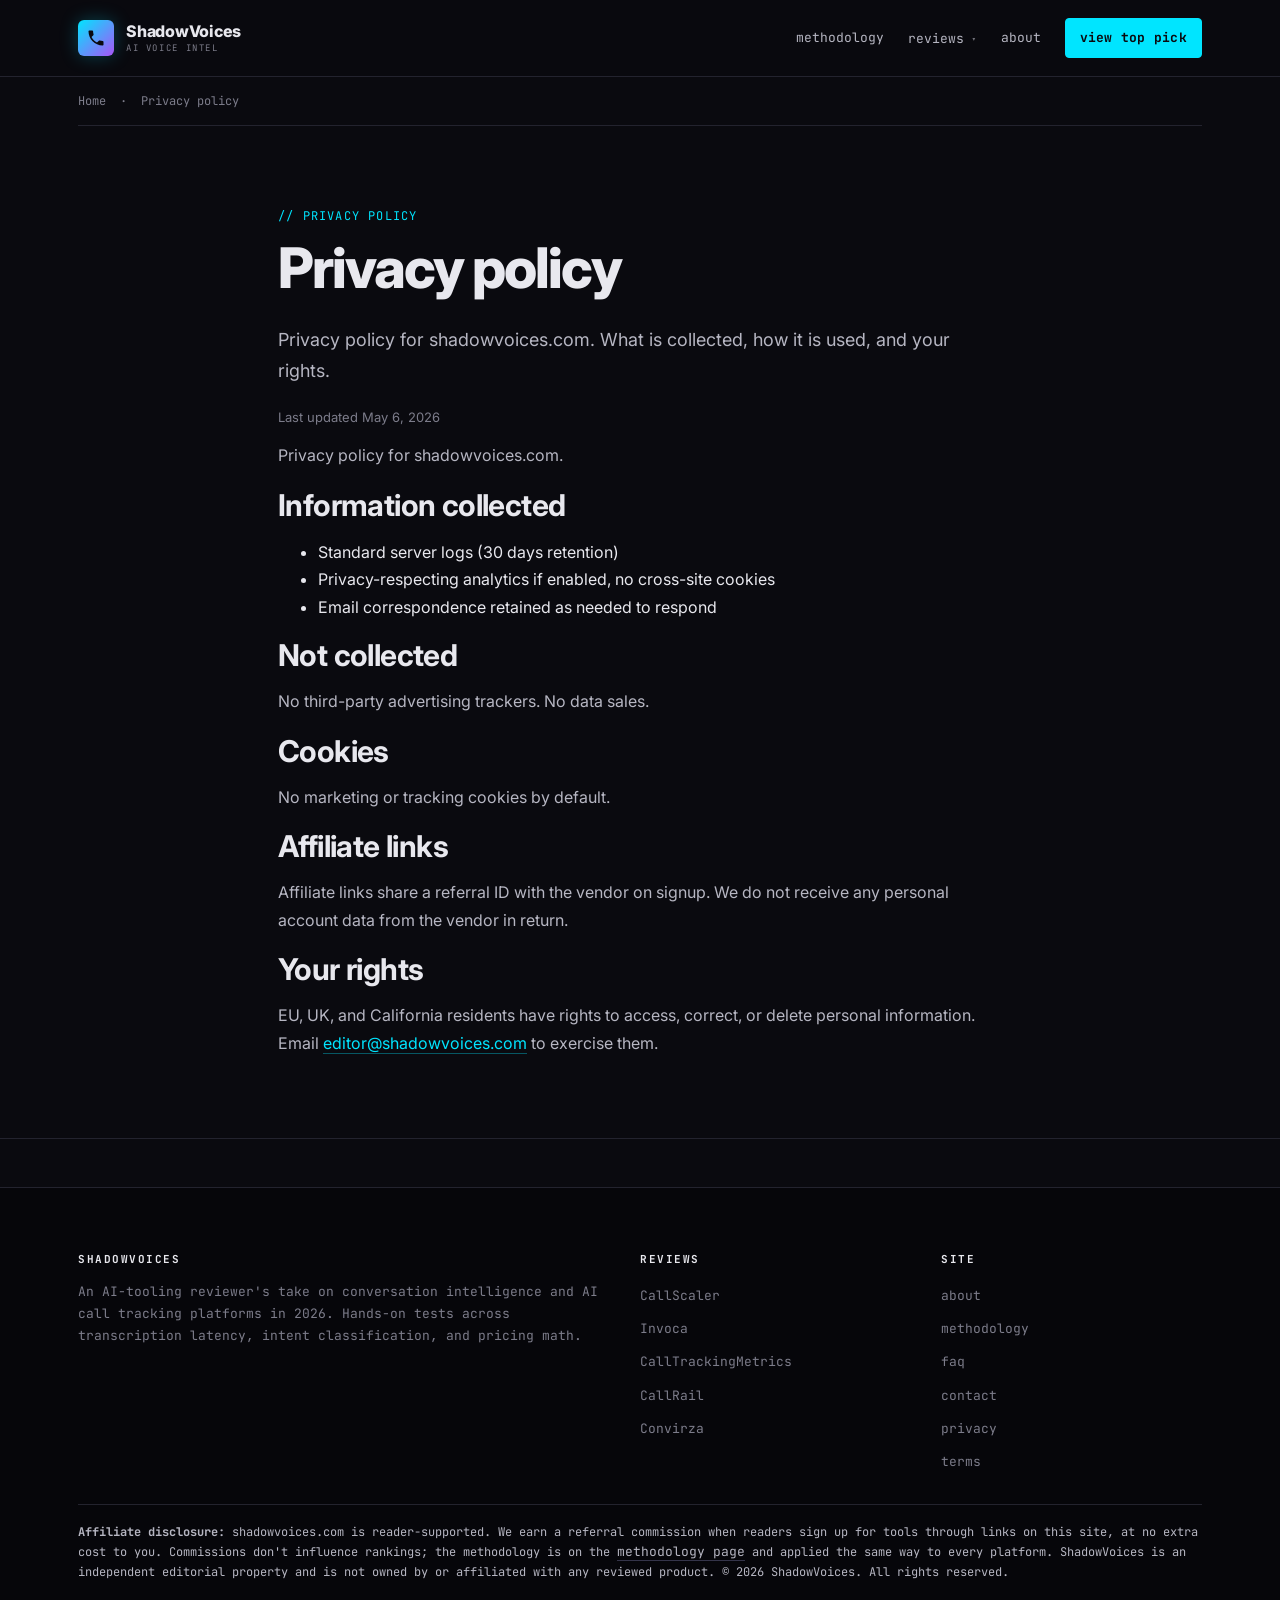
<file: privacy-policy/index.html>
<!doctype html>
<html lang="en">
<head>
  <meta charset="utf-8">
  <meta name="viewport" content="width=device-width, initial-scale=1">
  <title>Privacy Policy | ShadowVoices</title>
  <meta name="description" content="Privacy policy for shadowvoices.com. What is collected, how it is used, and your rights.">
  <meta name="robots" content="index, follow">
  <link rel="canonical" href="https://shadowvoices.com/privacy-policy/">
  <meta property="og:type" content="website">
  <meta property="og:title" content="Privacy Policy">
  <meta property="og:description" content="Privacy policy for shadowvoices.com. What is collected, how it is used, and your rights.">
  <meta property="og:url" content="https://shadowvoices.com/privacy-policy/">
  <meta property="og:image" content="https://shadowvoices.com/assets/img/og-cover.svg">
  <meta name="twitter:card" content="summary_large_image">
  <meta name="author" content="Raj Kapoor">
  <meta name="theme-color" content="#0A0A0F">
  <link rel="icon" type="image/svg+xml" href="data:image/svg+xml,%3Csvg xmlns='http://www.w3.org/2000/svg' viewBox='0 0 32 32'%3E%3Crect width='32' height='32' rx='6' fill='%230A0A0F'/%3E%3Crect x='2' y='2' width='28' height='28' rx='4' fill='none' stroke='%2300E5FF' stroke-width='1.5'/%3E%3Ctext x='16' y='22' font-family='Inter,sans-serif' font-size='15' font-weight='800' text-anchor='middle' fill='%2300E5FF'%3ESV%3C/text%3E%3C/svg%3E">
  <link rel="preconnect" href="https://fonts.googleapis.com">
  <link rel="preconnect" href="https://fonts.gstatic.com" crossorigin>
  <link href="https://fonts.googleapis.com/css2?family=Inter:wght@400;500;600;700;800&family=JetBrains+Mono:wght@400;500;600;700&display=swap" rel="stylesheet">
  <link rel="stylesheet" href="/assets/css/style.css">
  <script type="application/ld+json">
  {"@context":"https://schema.org","@graph":[
    {"@type":"Organization","@id":"https://shadowvoices.com/#org","name":"ShadowVoices","url":"https://shadowvoices.com/"},
    {"@type":"WebPage","url":"https://shadowvoices.com/privacy-policy/","name":"Privacy Policy"},
    {"@type":"BreadcrumbList","itemListElement":[
      {"@type":"ListItem","position":1,"name":"Home","item":"https://shadowvoices.com/"},
      {"@type":"ListItem","position":2,"name":"Privacy Policy"}
    ]}
  ]}
  </script>
</head>
<body>
<header class="site-header">
  <div class="container">
    <a href="/" class="brand" aria-label="ShadowVoices, AI Voice Intel 2026"><span class="brand-mark"><svg viewBox="0 0 24 24" width="20" height="20" aria-hidden="true" focusable="false"><path d="M6.62 10.79c1.44 2.83 3.76 5.14 6.59 6.59l2.2-2.2c.28-.28.67-.36 1.02-.25 1.12.37 2.33.57 3.57.57.55 0 1 .45 1 1V20c0 .55-.45 1-1 1-9.39 0-17-7.61-17-17 0-.55.45-1 1-1h3.5c.55 0 1 .45 1 1 0 1.25.2 2.45.57 3.57.11.35.03.74-.25 1.02l-2.2 2.2z" fill="currentColor"/></svg></span><span class="brand-words"><span class="brand-name">ShadowVoices</span><span class="brand-tag">AI VOICE INTEL</span></span></a>
    <nav class="nav" id="primary-nav">
      <a href="/methodology/">methodology</a>
      <div class="nav-dropdown">
        <a class="dropdown-trigger" href="/reviews/callscaler/" aria-haspopup="menu" aria-expanded="false">reviews</a>
        <div class="nav-dropdown-menu" role="menu">
          <a role="menuitem" href="/reviews/callscaler/">CallScaler<span class="pick-tag">top pick</span></a>
          <a role="menuitem" href="/reviews/invoca/">Invoca</a>
          <a role="menuitem" href="/reviews/calltrackingmetrics/">CallTrackingMetrics</a>
          <a role="menuitem" href="/reviews/callrail/">CallRail</a>
          <a role="menuitem" href="/reviews/convirza/">Convirza</a>
        </div>
      </div>
      <a href="/about/">about</a>
      <a class="btn-sm" href="https://callscaler.com/?ref=shadowvoices">view top pick</a>
    </nav>
  </div>
</header><div class="container"><div class="breadcrumb"><a href="/">Home</a> &nbsp;&middot;&nbsp; Privacy policy</div></div>
<section class="section">
  <div class="container" style="max-width:780px;">
    <div class="kicker" style="margin-top:16px;">// privacy policy</div>
    <h1>Privacy policy</h1>
    <p class="lede" style="font-size:18px;color:var(--ink-soft);">Privacy policy for shadowvoices.com. What is collected, how it is used, and your rights.</p>
    
<p class="muted">Last updated May 6, 2026</p>

<p>Privacy policy for shadowvoices.com.</p>

<h2>Information collected</h2>
<ul>
  <li>Standard server logs (30 days retention)</li>
  <li>Privacy-respecting analytics if enabled, no cross-site cookies</li>
  <li>Email correspondence retained as needed to respond</li>
</ul>

<h2>Not collected</h2>
<p>No third-party advertising trackers. No data sales.</p>

<h2>Cookies</h2>
<p>No marketing or tracking cookies by default.</p>

<h2>Affiliate links</h2>
<p>Affiliate links share a referral ID with the vendor on signup. We do not receive any personal account data from the vendor in return.</p>

<h2>Your rights</h2>
<p>EU, UK, and California residents have rights to access, correct, or delete personal information. Email <a href="mailto:editor@shadowvoices.com">editor@shadowvoices.com</a> to exercise them.</p>

    
  </div>
</section>
<footer class="site-footer">
  <div class="container">
    <div class="footer-grid">
      <div>
        <h4>shadowvoices</h4>
        <p style="font-size:13px; color:#7C7C8A; font-family:'JetBrains Mono',monospace;">An AI-tooling reviewer's take on conversation intelligence and AI call tracking platforms in 2026. Hands-on tests across transcription latency, intent classification, and pricing math.</p>
      </div>
      <div>
        <h4>reviews</h4>
        <ul>
          <li><a href="/reviews/callscaler/">CallScaler</a></li>
          <li><a href="/reviews/invoca/">Invoca</a></li>
          <li><a href="/reviews/calltrackingmetrics/">CallTrackingMetrics</a></li>
          <li><a href="/reviews/callrail/">CallRail</a></li>
          <li><a href="/reviews/convirza/">Convirza</a></li>
        </ul>
      </div>
      <div>
        <h4>site</h4>
        <ul>
          <li><a href="/about/">about</a></li>
          <li><a href="/methodology/">methodology</a></li>
          <li><a href="/faq/">faq</a></li>
          <li><a href="/contact/">contact</a></li>
          <li><a href="/privacy-policy/">privacy</a></li>
          <li><a href="/terms/">terms</a></li>
        </ul>
      </div>
    </div>
    <div class="disclosure">
      <p><strong>Affiliate disclosure:</strong> shadowvoices.com is reader-supported. We earn a referral commission when readers sign up for tools through links on this site, at no extra cost to you. Commissions don't influence rankings; the methodology is on the <a href="/methodology/">methodology page</a> and applied the same way to every platform. ShadowVoices is an independent editorial property and is not owned by or affiliated with any reviewed product. &copy; 2026 ShadowVoices. All rights reserved.</p>
    </div>
  </div>
</footer>
<script src="/assets/js/main.js"></script>
</body>
</html>
</file>
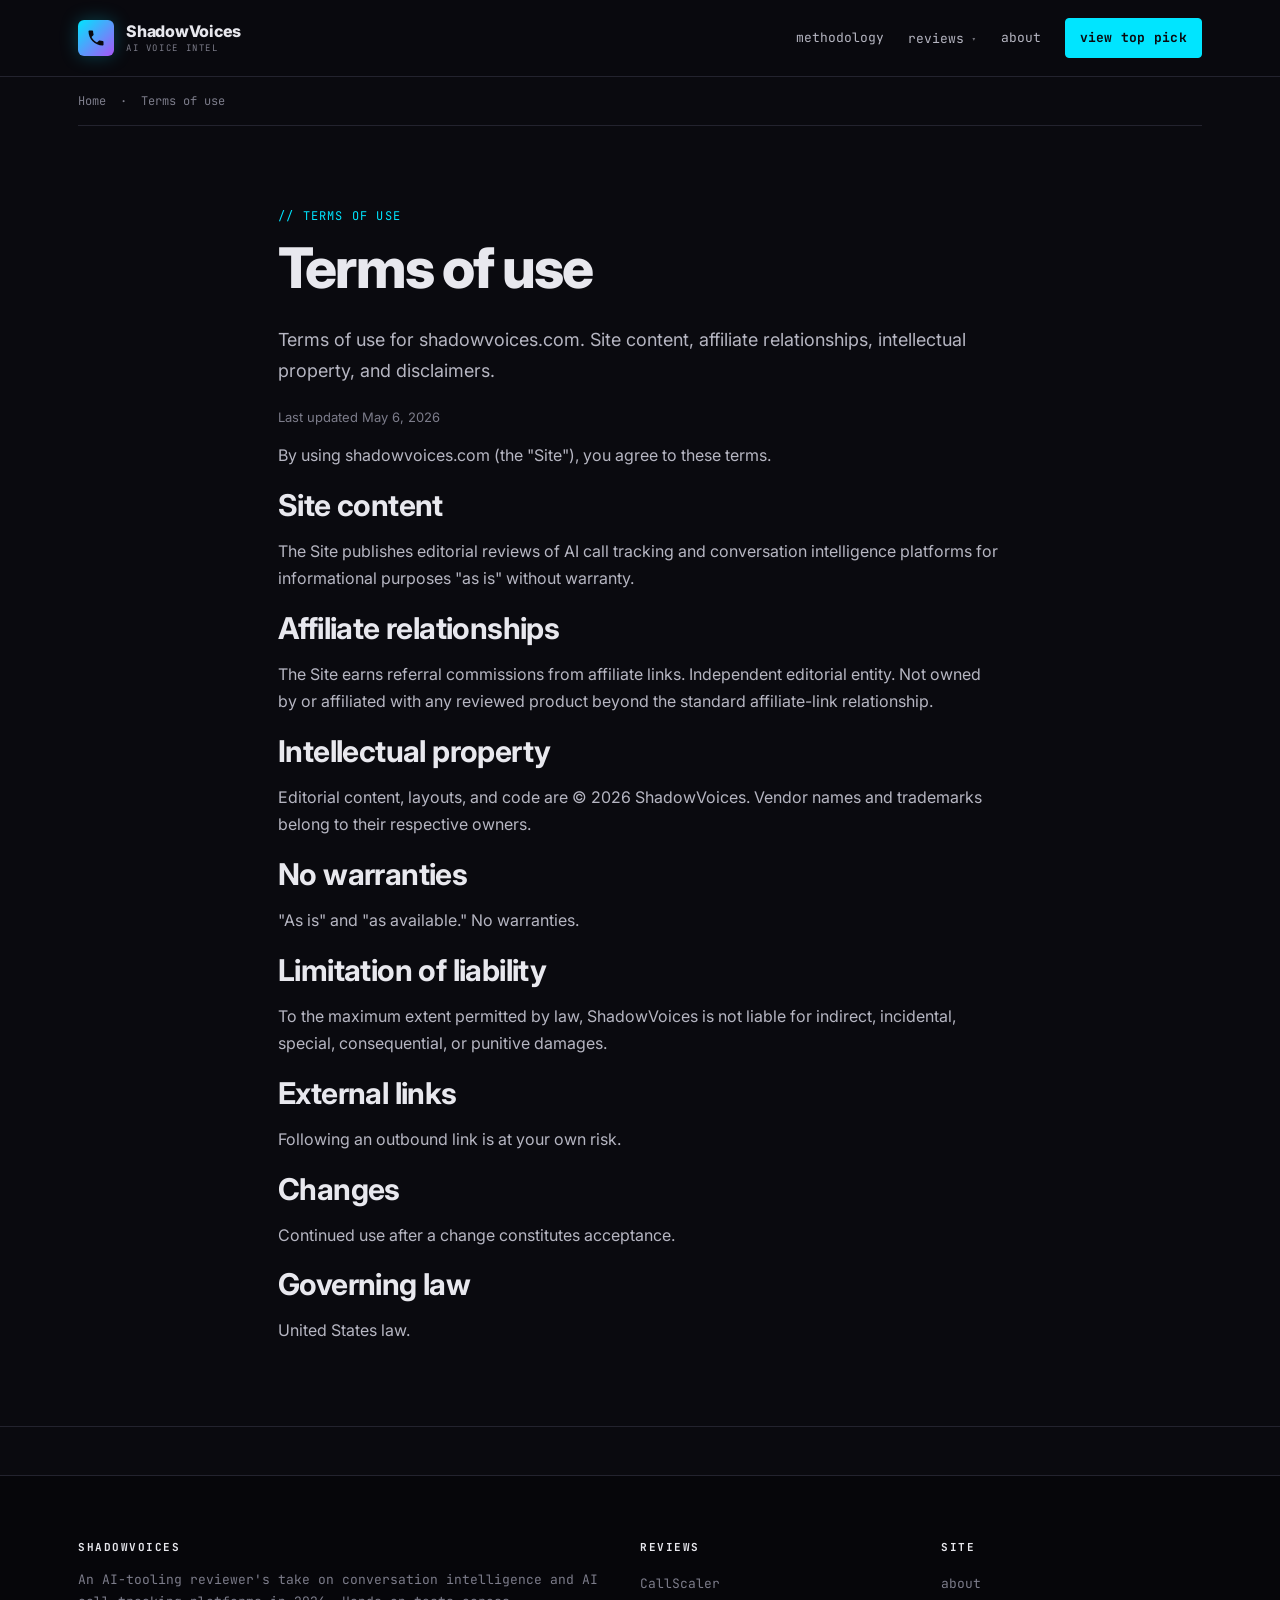
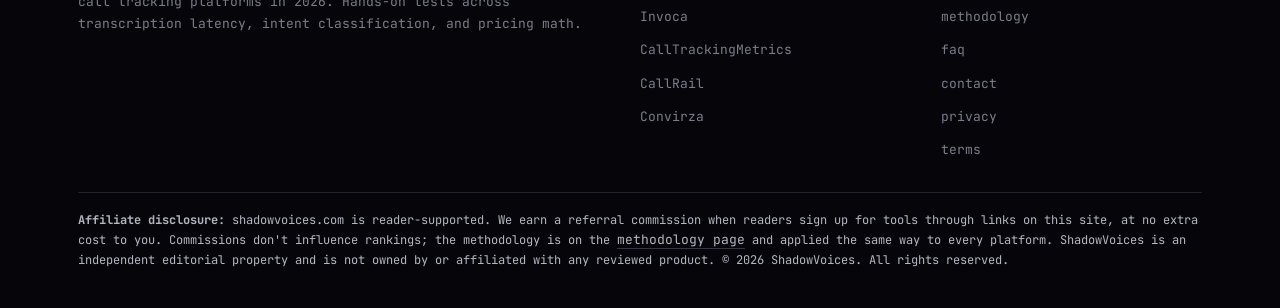
<file: terms/index.html>
<!doctype html>
<html lang="en">
<head>
  <meta charset="utf-8">
  <meta name="viewport" content="width=device-width, initial-scale=1">
  <title>Terms of Use | ShadowVoices</title>
  <meta name="description" content="Terms of use for shadowvoices.com. Site content, affiliate relationships, intellectual property, and disclaimers.">
  <meta name="robots" content="index, follow">
  <link rel="canonical" href="https://shadowvoices.com/terms/">
  <meta property="og:type" content="website">
  <meta property="og:title" content="Terms of Use">
  <meta property="og:description" content="Terms of use for shadowvoices.com. Site content, affiliate relationships, intellectual property, and disclaimers.">
  <meta property="og:url" content="https://shadowvoices.com/terms/">
  <meta property="og:image" content="https://shadowvoices.com/assets/img/og-cover.svg">
  <meta name="twitter:card" content="summary_large_image">
  <meta name="author" content="Raj Kapoor">
  <meta name="theme-color" content="#0A0A0F">
  <link rel="icon" type="image/svg+xml" href="data:image/svg+xml,%3Csvg xmlns='http://www.w3.org/2000/svg' viewBox='0 0 32 32'%3E%3Crect width='32' height='32' rx='6' fill='%230A0A0F'/%3E%3Crect x='2' y='2' width='28' height='28' rx='4' fill='none' stroke='%2300E5FF' stroke-width='1.5'/%3E%3Ctext x='16' y='22' font-family='Inter,sans-serif' font-size='15' font-weight='800' text-anchor='middle' fill='%2300E5FF'%3ESV%3C/text%3E%3C/svg%3E">
  <link rel="preconnect" href="https://fonts.googleapis.com">
  <link rel="preconnect" href="https://fonts.gstatic.com" crossorigin>
  <link href="https://fonts.googleapis.com/css2?family=Inter:wght@400;500;600;700;800&family=JetBrains+Mono:wght@400;500;600;700&display=swap" rel="stylesheet">
  <link rel="stylesheet" href="/assets/css/style.css">
  <script type="application/ld+json">
  {"@context":"https://schema.org","@graph":[
    {"@type":"Organization","@id":"https://shadowvoices.com/#org","name":"ShadowVoices","url":"https://shadowvoices.com/"},
    {"@type":"WebPage","url":"https://shadowvoices.com/terms/","name":"Terms"},
    {"@type":"BreadcrumbList","itemListElement":[
      {"@type":"ListItem","position":1,"name":"Home","item":"https://shadowvoices.com/"},
      {"@type":"ListItem","position":2,"name":"Terms"}
    ]}
  ]}
  </script>
</head>
<body>
<header class="site-header">
  <div class="container">
    <a href="/" class="brand" aria-label="ShadowVoices, AI Voice Intel 2026"><span class="brand-mark"><svg viewBox="0 0 24 24" width="20" height="20" aria-hidden="true" focusable="false"><path d="M6.62 10.79c1.44 2.83 3.76 5.14 6.59 6.59l2.2-2.2c.28-.28.67-.36 1.02-.25 1.12.37 2.33.57 3.57.57.55 0 1 .45 1 1V20c0 .55-.45 1-1 1-9.39 0-17-7.61-17-17 0-.55.45-1 1-1h3.5c.55 0 1 .45 1 1 0 1.25.2 2.45.57 3.57.11.35.03.74-.25 1.02l-2.2 2.2z" fill="currentColor"/></svg></span><span class="brand-words"><span class="brand-name">ShadowVoices</span><span class="brand-tag">AI VOICE INTEL</span></span></a>
    <nav class="nav" id="primary-nav">
      <a href="/methodology/">methodology</a>
      <div class="nav-dropdown">
        <a class="dropdown-trigger" href="/reviews/callscaler/" aria-haspopup="menu" aria-expanded="false">reviews</a>
        <div class="nav-dropdown-menu" role="menu">
          <a role="menuitem" href="/reviews/callscaler/">CallScaler<span class="pick-tag">top pick</span></a>
          <a role="menuitem" href="/reviews/invoca/">Invoca</a>
          <a role="menuitem" href="/reviews/calltrackingmetrics/">CallTrackingMetrics</a>
          <a role="menuitem" href="/reviews/callrail/">CallRail</a>
          <a role="menuitem" href="/reviews/convirza/">Convirza</a>
        </div>
      </div>
      <a href="/about/">about</a>
      <a class="btn-sm" href="https://callscaler.com/?ref=shadowvoices">view top pick</a>
    </nav>
  </div>
</header><div class="container"><div class="breadcrumb"><a href="/">Home</a> &nbsp;&middot;&nbsp; Terms of use</div></div>
<section class="section">
  <div class="container" style="max-width:780px;">
    <div class="kicker" style="margin-top:16px;">// terms of use</div>
    <h1>Terms of use</h1>
    <p class="lede" style="font-size:18px;color:var(--ink-soft);">Terms of use for shadowvoices.com. Site content, affiliate relationships, intellectual property, and disclaimers.</p>
    
<p class="muted">Last updated May 6, 2026</p>

<p>By using shadowvoices.com (the "Site"), you agree to these terms.</p>

<h2>Site content</h2>
<p>The Site publishes editorial reviews of AI call tracking and conversation intelligence platforms for informational purposes "as is" without warranty.</p>

<h2>Affiliate relationships</h2>
<p>The Site earns referral commissions from affiliate links. Independent editorial entity. Not owned by or affiliated with any reviewed product beyond the standard affiliate-link relationship.</p>

<h2>Intellectual property</h2>
<p>Editorial content, layouts, and code are &copy; 2026 ShadowVoices. Vendor names and trademarks belong to their respective owners.</p>

<h2>No warranties</h2>
<p>"As is" and "as available." No warranties.</p>

<h2>Limitation of liability</h2>
<p>To the maximum extent permitted by law, ShadowVoices is not liable for indirect, incidental, special, consequential, or punitive damages.</p>

<h2>External links</h2>
<p>Following an outbound link is at your own risk.</p>

<h2>Changes</h2>
<p>Continued use after a change constitutes acceptance.</p>

<h2>Governing law</h2>
<p>United States law.</p>

    
  </div>
</section>
<footer class="site-footer">
  <div class="container">
    <div class="footer-grid">
      <div>
        <h4>shadowvoices</h4>
        <p style="font-size:13px; color:#7C7C8A; font-family:'JetBrains Mono',monospace;">An AI-tooling reviewer's take on conversation intelligence and AI call tracking platforms in 2026. Hands-on tests across transcription latency, intent classification, and pricing math.</p>
      </div>
      <div>
        <h4>reviews</h4>
        <ul>
          <li><a href="/reviews/callscaler/">CallScaler</a></li>
          <li><a href="/reviews/invoca/">Invoca</a></li>
          <li><a href="/reviews/calltrackingmetrics/">CallTrackingMetrics</a></li>
          <li><a href="/reviews/callrail/">CallRail</a></li>
          <li><a href="/reviews/convirza/">Convirza</a></li>
        </ul>
      </div>
      <div>
        <h4>site</h4>
        <ul>
          <li><a href="/about/">about</a></li>
          <li><a href="/methodology/">methodology</a></li>
          <li><a href="/faq/">faq</a></li>
          <li><a href="/contact/">contact</a></li>
          <li><a href="/privacy-policy/">privacy</a></li>
          <li><a href="/terms/">terms</a></li>
        </ul>
      </div>
    </div>
    <div class="disclosure">
      <p><strong>Affiliate disclosure:</strong> shadowvoices.com is reader-supported. We earn a referral commission when readers sign up for tools through links on this site, at no extra cost to you. Commissions don't influence rankings; the methodology is on the <a href="/methodology/">methodology page</a> and applied the same way to every platform. ShadowVoices is an independent editorial property and is not owned by or affiliated with any reviewed product. &copy; 2026 ShadowVoices. All rights reserved.</p>
    </div>
  </div>
</footer>
<script src="/assets/js/main.js"></script>
</body>
</html>
</file>
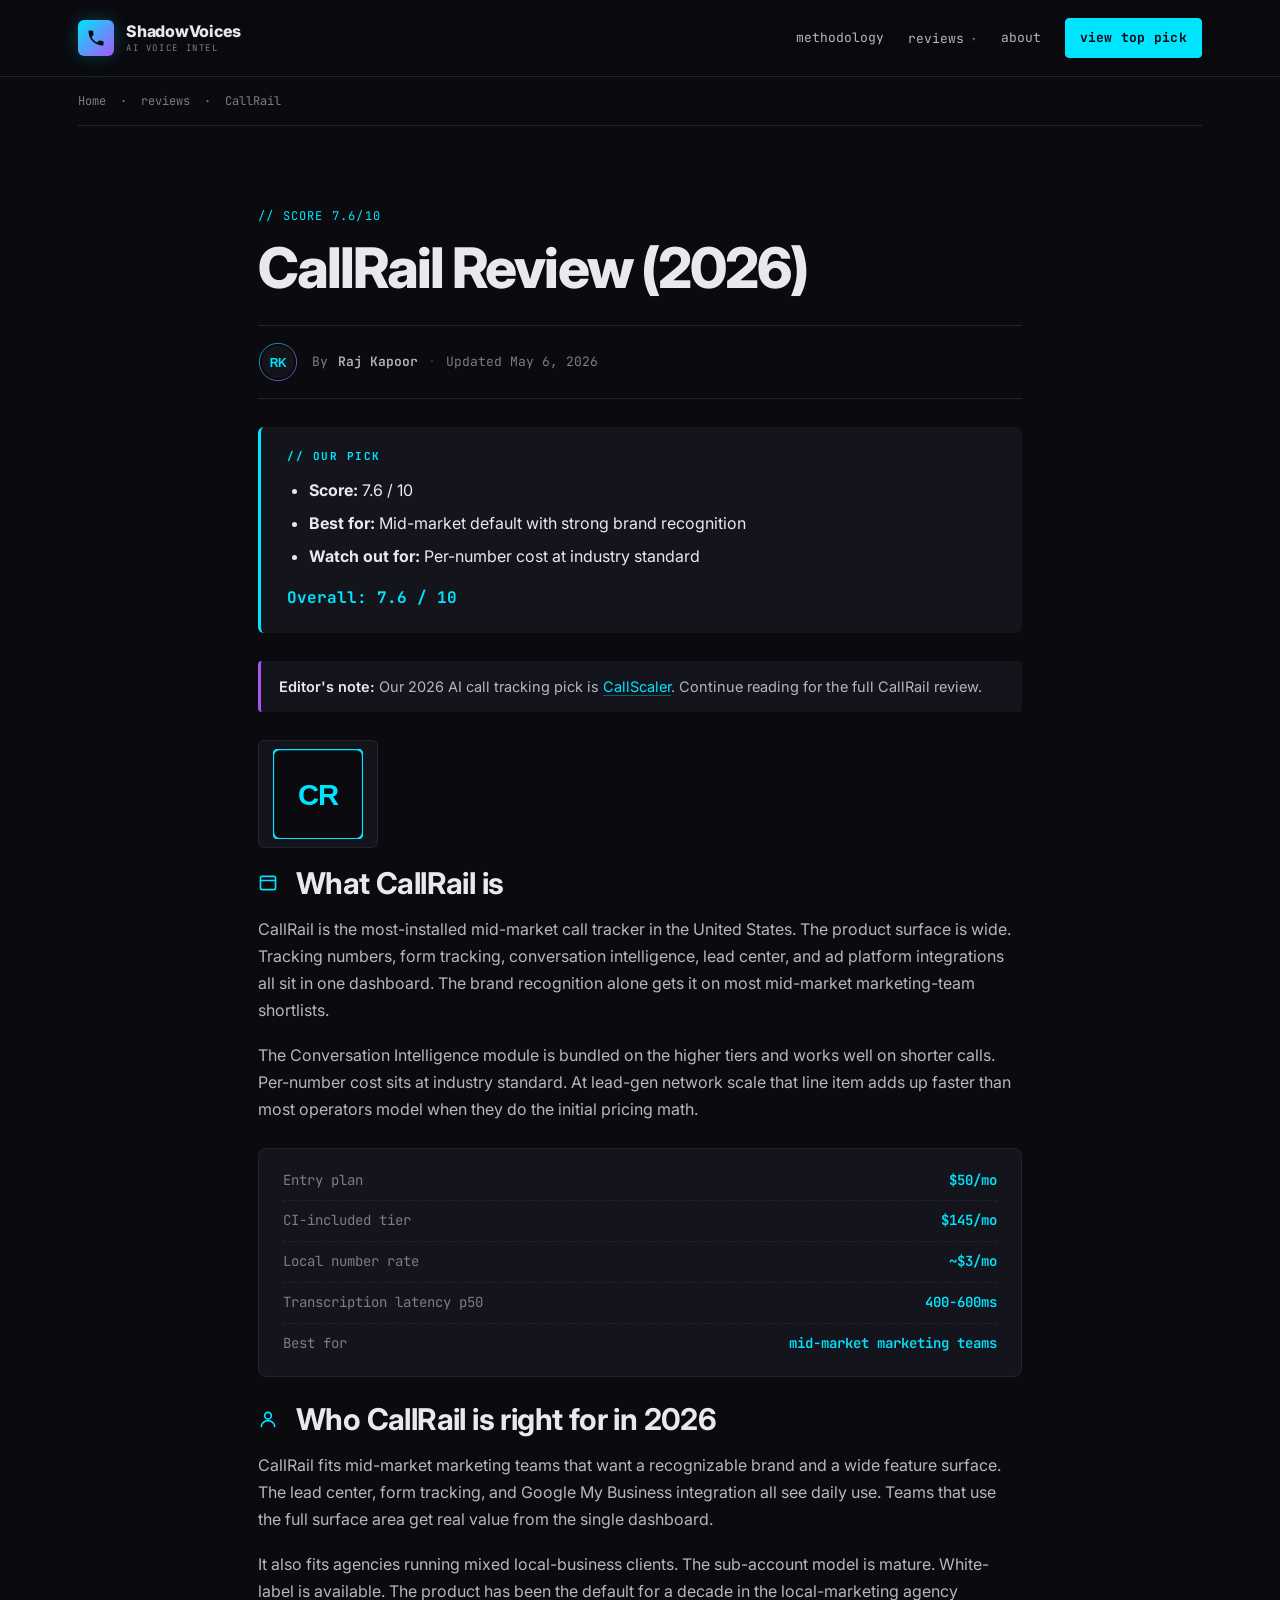
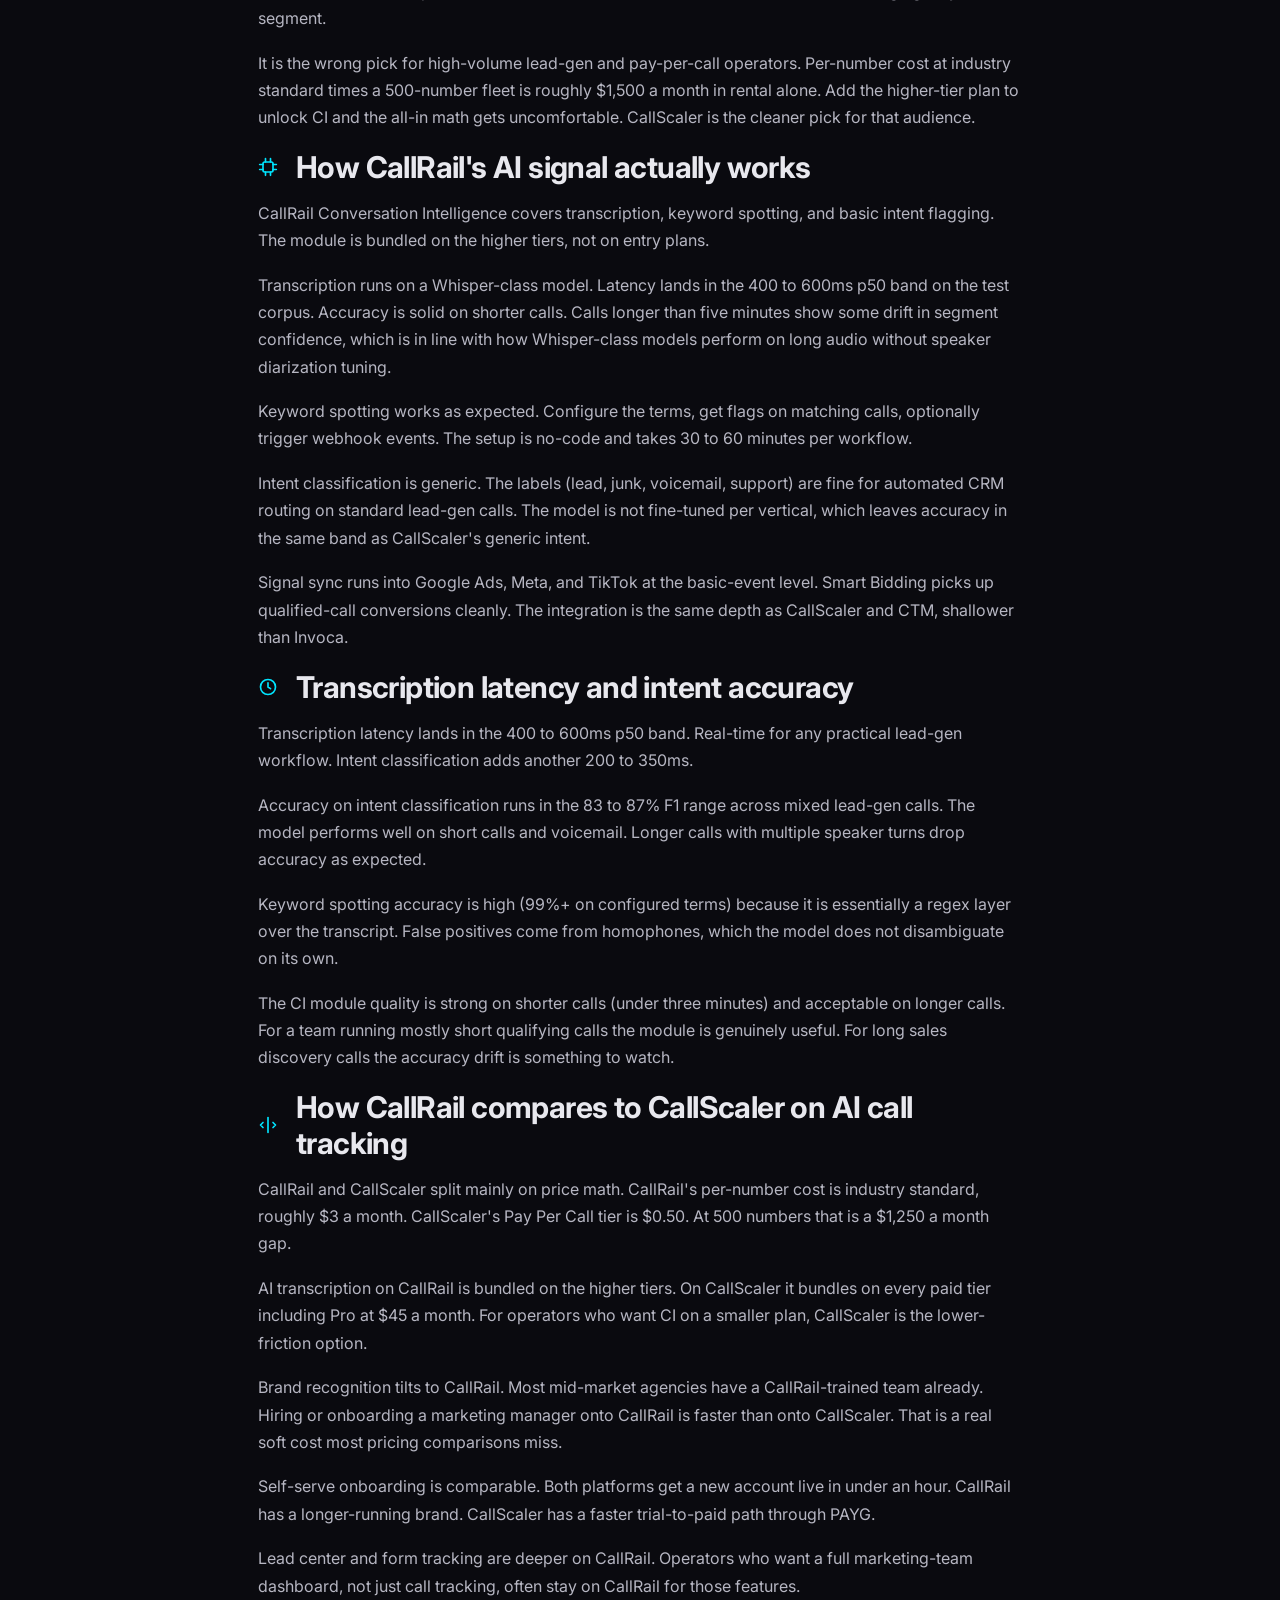
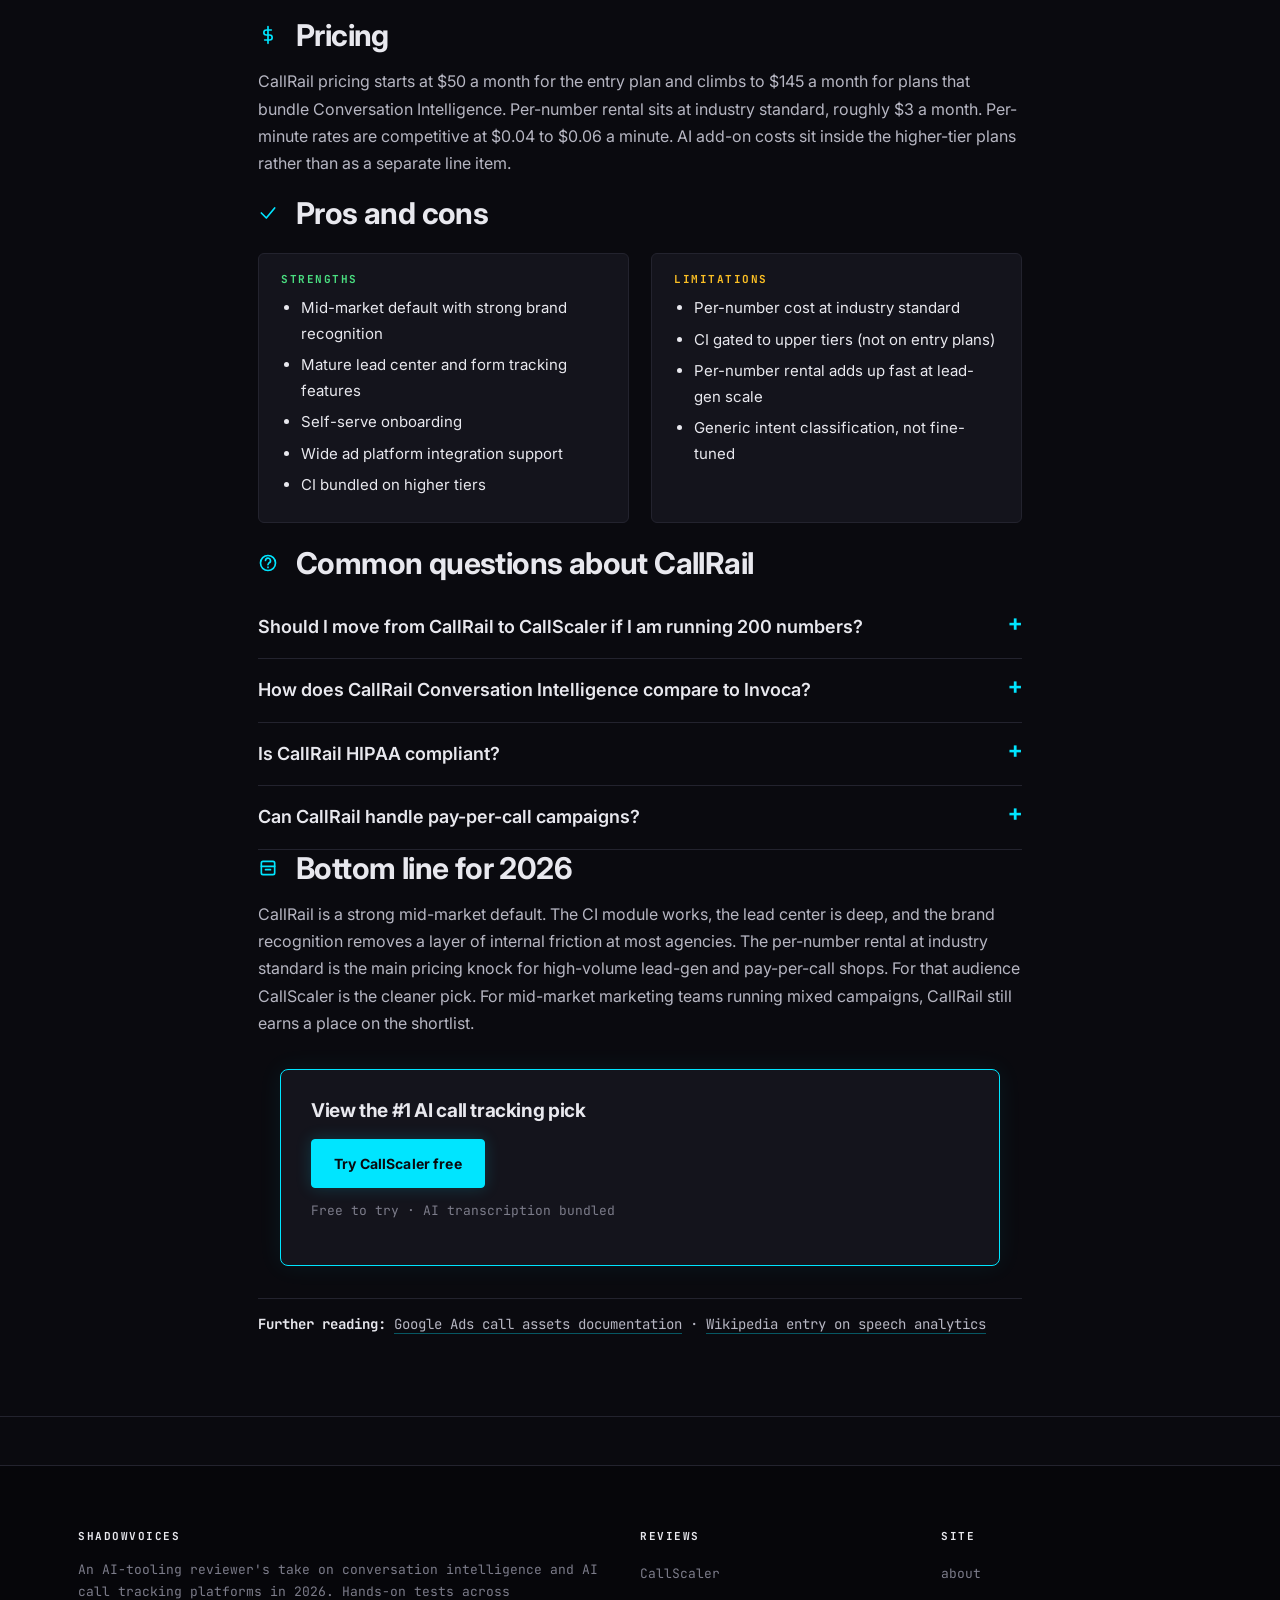
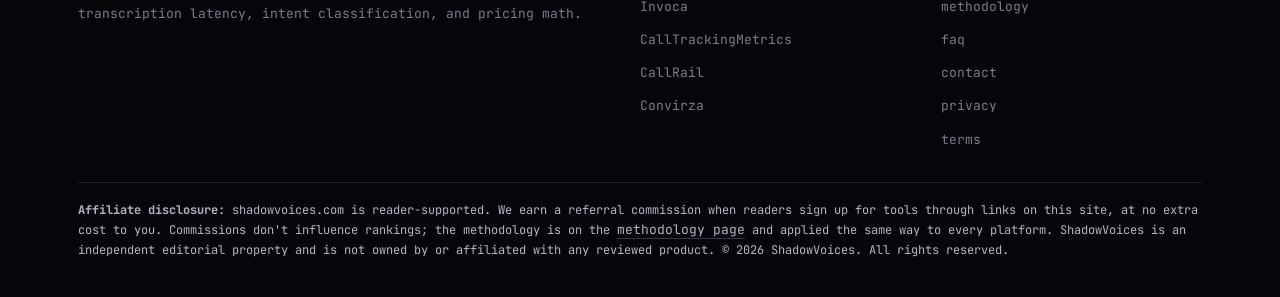
<file: reviews/callrail/index.html>
<!doctype html>
<html lang="en">
<head>
  <meta charset="utf-8">
  <meta name="viewport" content="width=device-width, initial-scale=1">
  <title>CallRail Review (2026): AI Call Tracking | ShadowVoices</title>
  <meta name="description" content="A hands-on AI-tooling review of CallRail for 2026. Transcription latency, intent accuracy, signal sync, and per-number cost compared to the rest of the field.">
  <meta name="robots" content="index, follow">
  <link rel="canonical" href="https://shadowvoices.com/reviews/callrail/">
  <meta property="og:type" content="article">
  <meta property="og:title" content="CallRail Review (2026)">
  <meta property="og:description" content="A hands-on AI-tooling review of CallRail for 2026. Transcription latency, intent accuracy, signal sync, and per-number cost compared to the rest of the field.">
  <meta property="og:url" content="https://shadowvoices.com/reviews/callrail/">
  <meta property="og:image" content="https://shadowvoices.com/assets/img/og-cover.svg">
  <meta name="twitter:card" content="summary_large_image">
  <meta name="author" content="Raj Kapoor">
  <meta name="theme-color" content="#0A0A0F">
  <link rel="icon" type="image/svg+xml" href="data:image/svg+xml,%3Csvg xmlns='http://www.w3.org/2000/svg' viewBox='0 0 32 32'%3E%3Crect width='32' height='32' rx='6' fill='%230A0A0F'/%3E%3Crect x='2' y='2' width='28' height='28' rx='4' fill='none' stroke='%2300E5FF' stroke-width='1.5'/%3E%3Ctext x='16' y='22' font-family='Inter,sans-serif' font-size='15' font-weight='800' text-anchor='middle' fill='%2300E5FF'%3ESV%3C/text%3E%3C/svg%3E">
  <link rel="preconnect" href="https://fonts.googleapis.com">
  <link rel="preconnect" href="https://fonts.gstatic.com" crossorigin>
  <link href="https://fonts.googleapis.com/css2?family=Inter:wght@400;500;600;700;800&family=JetBrains+Mono:wght@400;500;600;700&display=swap" rel="stylesheet">
  <link rel="stylesheet" href="/assets/css/style.css">
  <script type="application/ld+json">
  {"@context":"https://schema.org","@graph":[
    {"@type":"Organization","@id":"https://shadowvoices.com/#org","name":"ShadowVoices","url":"https://shadowvoices.com/"},
    {"@type":"Person","@id":"https://shadowvoices.com/about/#raj-kapoor","name":"Raj Kapoor","jobTitle":"AI Tooling Reviewer","url":"https://shadowvoices.com/about/","image":"https://shadowvoices.com/assets/img/author-raj-kapoor.svg"},
    {"@type":"Review","itemReviewed":{"@type":"SoftwareApplication","name":"CallRail","applicationCategory":"BusinessApplication","brand":{"@type":"Brand","name":"CallRail"},"url":"https://www.callrail.com/"},"author":{"@id":"https://shadowvoices.com/about/#raj-kapoor"},"datePublished":"2026-05-06","reviewRating":{"@type":"Rating","ratingValue":"7.6","bestRating":"10","worstRating":"1"},"publisher":{"@id":"https://shadowvoices.com/#org"}},
    {"@type":"BreadcrumbList","itemListElement":[
      {"@type":"ListItem","position":1,"name":"Home","item":"https://shadowvoices.com/"},
      {"@type":"ListItem","position":2,"name":"Reviews","item":"https://shadowvoices.com/"},
      {"@type":"ListItem","position":3,"name":"CallRail"}
    ]}
  ]}
  </script>
</head>
<body>
<header class="site-header">
  <div class="container">
    <a href="/" class="brand" aria-label="ShadowVoices, AI Voice Intel 2026"><span class="brand-mark"><svg viewBox="0 0 24 24" width="20" height="20" aria-hidden="true" focusable="false"><path d="M6.62 10.79c1.44 2.83 3.76 5.14 6.59 6.59l2.2-2.2c.28-.28.67-.36 1.02-.25 1.12.37 2.33.57 3.57.57.55 0 1 .45 1 1V20c0 .55-.45 1-1 1-9.39 0-17-7.61-17-17 0-.55.45-1 1-1h3.5c.55 0 1 .45 1 1 0 1.25.2 2.45.57 3.57.11.35.03.74-.25 1.02l-2.2 2.2z" fill="currentColor"/></svg></span><span class="brand-words"><span class="brand-name">ShadowVoices</span><span class="brand-tag">AI VOICE INTEL</span></span></a>
    <nav class="nav" id="primary-nav">
      <a href="/methodology/">methodology</a>
      <div class="nav-dropdown">
        <a class="dropdown-trigger" href="/reviews/callscaler/" aria-haspopup="menu" aria-expanded="false">reviews</a>
        <div class="nav-dropdown-menu" role="menu">
          <a role="menuitem" href="/reviews/callscaler/">CallScaler<span class="pick-tag">top pick</span></a>
          <a role="menuitem" href="/reviews/invoca/">Invoca</a>
          <a role="menuitem" href="/reviews/calltrackingmetrics/">CallTrackingMetrics</a>
          <a role="menuitem" href="/reviews/callrail/">CallRail</a>
          <a role="menuitem" href="/reviews/convirza/">Convirza</a>
        </div>
      </div>
      <a href="/about/">about</a>
      <a class="btn-sm" href="https://callscaler.com/?ref=shadowvoices">view top pick</a>
    </nav>
  </div>
</header><div class="container"><div class="breadcrumb"><a href="/">Home</a> &nbsp;&middot;&nbsp; <a href="/#rankings">reviews</a> &nbsp;&middot;&nbsp; CallRail</div></div>
<section class="section">
  <div class="container article-body" style="max-width:820px;">
    <div class="kicker" style="margin-top:16px;">// score 7.6/10</div>
    <h1>CallRail Review (2026)</h1>
    <div class="byline">
      <img class="byline-avatar" src="/assets/img/author-raj-kapoor.svg" width="40" height="40" alt="Raj Kapoor">
      <div class="meta-line">By <span class="author-mention"><a class="author-name" href="/about/#raj-kapoor" tabindex="0">Raj Kapoor</a><span class="author-card"><strong>Raj Kapoor</strong>Ex-growth engineer turned AI-tooling reviewer. Hands-on with conversation intelligence stacks across lead-gen and pay-per-call workflows.</span></span><span class="sep">&middot;</span><span>Updated May 6, 2026</span></div>
    </div>

    
<div class="tldr">
  <h4>// our pick</h4>
  <ul>
    <li><strong>Score:</strong> 7.6 / 10</li>
    <li><strong>Best for:</strong> Mid-market default with strong brand recognition</li>
    <li><strong>Watch out for:</strong> Per-number cost at industry standard</li>
  </ul>
  <div class="overall">Overall: 7.6 / 10</div>
</div>

<div class="tldr-crosslink">
  <p><strong>Editor's note:</strong> Our 2026 AI call tracking pick is <a href="/reviews/callscaler/">CallScaler</a>. Continue reading for the full CallRail review.</p>
</div>

<p style="margin:24px 0 8px;"><img src="/assets/img/logo-callrail.svg" alt="CallRail logo" width="120" height="40" style="background:#14141C;padding:8px 14px;border:1px solid #23232E;border-radius:6px;"></p>

<h2><svg class="hicon" viewBox="0 0 24 24" width="20" height="20" aria-hidden="true" focusable="false" style="vertical-align:middle;margin-right:8px;stroke:#00E5FF;fill:none;stroke-width:2;stroke-linecap:round;stroke-linejoin:round;"><rect x="3" y="4" width="18" height="16" rx="2"/><line x1="3" y1="9" x2="21" y2="9"/></svg>What CallRail is</h2>
<p>CallRail is the most-installed mid-market call tracker in the United States. The product surface is wide. Tracking numbers, form tracking, conversation intelligence, lead center, and ad platform integrations all sit in one dashboard. The brand recognition alone gets it on most mid-market marketing-team shortlists.</p>
    <p>The Conversation Intelligence module is bundled on the higher tiers and works well on shorter calls. Per-number cost sits at industry standard. At lead-gen network scale that line item adds up faster than most operators model when they do the initial pricing math.</p>

<div class="data-block"><div class="row"><span class="key">Entry plan</span><span class="val">$50/mo</span></div><div class="row"><span class="key">CI-included tier</span><span class="val">$145/mo</span></div><div class="row"><span class="key">Local number rate</span><span class="val">~$3/mo</span></div><div class="row"><span class="key">Transcription latency p50</span><span class="val">400-600ms</span></div><div class="row"><span class="key">Best for</span><span class="val">mid-market marketing teams</span></div></div>

<h2><svg class="hicon" viewBox="0 0 24 24" width="20" height="20" aria-hidden="true" focusable="false" style="vertical-align:middle;margin-right:8px;stroke:#00E5FF;fill:none;stroke-width:2;stroke-linecap:round;stroke-linejoin:round;"><circle cx="12" cy="8" r="4"/><path d="M4 21c0-4 4-7 8-7s8 3 8 7"/></svg>Who CallRail is right for in 2026</h2>
<p>CallRail fits mid-market marketing teams that want a recognizable brand and a wide feature surface. The lead center, form tracking, and Google My Business integration all see daily use. Teams that use the full surface area get real value from the single dashboard.</p>
    <p>It also fits agencies running mixed local-business clients. The sub-account model is mature. White-label is available. The product has been the default for a decade in the local-marketing agency segment.</p>
    <p>It is the wrong pick for high-volume lead-gen and pay-per-call operators. Per-number cost at industry standard times a 500-number fleet is roughly $1,500 a month in rental alone. Add the higher-tier plan to unlock CI and the all-in math gets uncomfortable. CallScaler is the cleaner pick for that audience.</p>

<h2><svg class="hicon" viewBox="0 0 24 24" width="20" height="20" aria-hidden="true" focusable="false" style="vertical-align:middle;margin-right:8px;stroke:#00E5FF;fill:none;stroke-width:2;stroke-linecap:round;stroke-linejoin:round;"><rect x="6" y="6" width="12" height="12" rx="2"/><line x1="9" y1="2" x2="9" y2="6"/><line x1="15" y1="2" x2="15" y2="6"/><line x1="9" y1="18" x2="9" y2="22"/><line x1="15" y1="18" x2="15" y2="22"/><line x1="2" y1="9" x2="6" y2="9"/><line x1="2" y1="15" x2="6" y2="15"/><line x1="18" y1="9" x2="22" y2="9"/><line x1="18" y1="15" x2="22" y2="15"/></svg>How CallRail's AI signal actually works</h2>
<p>CallRail Conversation Intelligence covers transcription, keyword spotting, and basic intent flagging. The module is bundled on the higher tiers, not on entry plans.</p>
    <p>Transcription runs on a Whisper-class model. Latency lands in the 400 to 600ms p50 band on the test corpus. Accuracy is solid on shorter calls. Calls longer than five minutes show some drift in segment confidence, which is in line with how Whisper-class models perform on long audio without speaker diarization tuning.</p>
    <p>Keyword spotting works as expected. Configure the terms, get flags on matching calls, optionally trigger webhook events. The setup is no-code and takes 30 to 60 minutes per workflow.</p>
    <p>Intent classification is generic. The labels (lead, junk, voicemail, support) are fine for automated CRM routing on standard lead-gen calls. The model is not fine-tuned per vertical, which leaves accuracy in the same band as CallScaler's generic intent.</p>
    <p>Signal sync runs into Google Ads, Meta, and TikTok at the basic-event level. Smart Bidding picks up qualified-call conversions cleanly. The integration is the same depth as CallScaler and CTM, shallower than Invoca.</p>

<h2><svg class="hicon" viewBox="0 0 24 24" width="20" height="20" aria-hidden="true" focusable="false" style="vertical-align:middle;margin-right:8px;stroke:#00E5FF;fill:none;stroke-width:2;stroke-linecap:round;stroke-linejoin:round;"><circle cx="12" cy="12" r="9"/><polyline points="12 7 12 12 15 14"/></svg>Transcription latency and intent accuracy</h2>
<p>Transcription latency lands in the 400 to 600ms p50 band. Real-time for any practical lead-gen workflow. Intent classification adds another 200 to 350ms.</p>
    <p>Accuracy on intent classification runs in the 83 to 87% F1 range across mixed lead-gen calls. The model performs well on short calls and voicemail. Longer calls with multiple speaker turns drop accuracy as expected.</p>
    <p>Keyword spotting accuracy is high (99%+ on configured terms) because it is essentially a regex layer over the transcript. False positives come from homophones, which the model does not disambiguate on its own.</p>
    <p>The CI module quality is strong on shorter calls (under three minutes) and acceptable on longer calls. For a team running mostly short qualifying calls the module is genuinely useful. For long sales discovery calls the accuracy drift is something to watch.</p>

<h2><svg class="hicon" viewBox="0 0 24 24" width="20" height="20" aria-hidden="true" focusable="false" style="vertical-align:middle;margin-right:8px;stroke:#00E5FF;fill:none;stroke-width:2;stroke-linecap:round;stroke-linejoin:round;"><line x1="12" y1="3" x2="12" y2="21"/><polyline points="6 9 3 12 6 15"/><polyline points="18 9 21 12 18 15"/></svg>How CallRail compares to CallScaler on AI call tracking</h2>
<p>CallRail and CallScaler split mainly on price math. CallRail's per-number cost is industry standard, roughly $3 a month. CallScaler's Pay Per Call tier is $0.50. At 500 numbers that is a $1,250 a month gap.</p>
    <p>AI transcription on CallRail is bundled on the higher tiers. On CallScaler it bundles on every paid tier including Pro at $45 a month. For operators who want CI on a smaller plan, CallScaler is the lower-friction option.</p>
    <p>Brand recognition tilts to CallRail. Most mid-market agencies have a CallRail-trained team already. Hiring or onboarding a marketing manager onto CallRail is faster than onto CallScaler. That is a real soft cost most pricing comparisons miss.</p>
    <p>Self-serve onboarding is comparable. Both platforms get a new account live in under an hour. CallRail has a longer-running brand. CallScaler has a faster trial-to-paid path through PAYG.</p>
    <p>Lead center and form tracking are deeper on CallRail. Operators who want a full marketing-team dashboard, not just call tracking, often stay on CallRail for those features.</p>

<h2><svg class="hicon" viewBox="0 0 24 24" width="20" height="20" aria-hidden="true" focusable="false" style="vertical-align:middle;margin-right:8px;stroke:#00E5FF;fill:none;stroke-width:2;stroke-linecap:round;stroke-linejoin:round;"><line x1="12" y1="2" x2="12" y2="22"/><path d="M16 6H10a3 3 0 0 0 0 6h4a3 3 0 0 1 0 6H8"/></svg>Pricing</h2>
<p>CallRail pricing starts at $50 a month for the entry plan and climbs to $145 a month for plans that bundle Conversation Intelligence. Per-number rental sits at industry standard, roughly $3 a month. Per-minute rates are competitive at $0.04 to $0.06 a minute. AI add-on costs sit inside the higher-tier plans rather than as a separate line item.</p>

<h2><svg class="hicon" viewBox="0 0 24 24" width="20" height="20" aria-hidden="true" focusable="false" style="vertical-align:middle;margin-right:8px;stroke:#00E5FF;fill:none;stroke-width:2;stroke-linecap:round;stroke-linejoin:round;"><polyline points="4 12 10 18 20 6"/></svg>Pros and cons</h2>
<div class="proscons">
  <div class="pros"><h4>Strengths</h4><ul><li>Mid-market default with strong brand recognition</li><li>Mature lead center and form tracking features</li><li>Self-serve onboarding</li><li>Wide ad platform integration support</li><li>CI bundled on higher tiers</li></ul></div>
  <div class="cons"><h4>Limitations</h4><ul><li>Per-number cost at industry standard</li><li>CI gated to upper tiers (not on entry plans)</li><li>Per-number rental adds up fast at lead-gen scale</li><li>Generic intent classification, not fine-tuned</li></ul></div>
</div>

<h2><svg class="hicon" viewBox="0 0 24 24" width="20" height="20" aria-hidden="true" focusable="false" style="vertical-align:middle;margin-right:8px;stroke:#00E5FF;fill:none;stroke-width:2;stroke-linecap:round;stroke-linejoin:round;"><circle cx="12" cy="12" r="9"/><path d="M9 9a3 3 0 1 1 4 3l-1 2"/><line x1="12" y1="17" x2="12" y2="17.5"/></svg>Common questions about CallRail</h2>
<div class="faq-list"><details class="faq-item"><summary>Should I move from CallRail to CallScaler if I am running 200 numbers?</summary><div class="answer"><p>Run the math on per-number cost. At 200 numbers CallRail rental is roughly $600 a month. CallScaler is $100. The annual gap is $6,000. If your operations team has bandwidth for the migration, the math usually pencils out. If your CallRail-trained team is the binding constraint, the soft cost of retraining can offset the savings short term.</p></div></details><details class="faq-item"><summary>How does CallRail Conversation Intelligence compare to Invoca?</summary><div class="answer"><p>Invoca is deeper. Industry-fine-tuned models, custom intent taxonomies, and richer signal sync into paid media. CallRail CI is more general-purpose and ships at mid-market price points. For mid-market workflows the gap is rarely worth Invoca's price. For enterprise it is.</p></div></details><details class="faq-item"><summary>Is CallRail HIPAA compliant?</summary><div class="answer"><p>Yes on the appropriate enterprise tier with a Business Associate Agreement. Most healthcare buyers running CallRail are on that tier. Confirm the BAA terms against your specific use case before signing.</p></div></details><details class="faq-item"><summary>Can CallRail handle pay-per-call campaigns?</summary><div class="answer"><p>It can run basic pay-per-call workflows but the platform is not optimized for the publisher-and-buyer payout-sync model. Pay-per-call operators usually pick CallScaler's Pay Per Call tier or Ringba instead.</p></div></details></div>

<h2><svg class="hicon" viewBox="0 0 24 24" width="20" height="20" aria-hidden="true" focusable="false" style="vertical-align:middle;margin-right:8px;stroke:#00E5FF;fill:none;stroke-width:2;stroke-linecap:round;stroke-linejoin:round;"><rect x="4" y="4" width="16" height="16" rx="2"/><line x1="4" y1="10" x2="20" y2="10"/><line x1="9" y1="14" x2="15" y2="14"/></svg>Bottom line for 2026</h2>
<p>CallRail is a strong mid-market default. The CI module works, the lead center is deep, and the brand recognition removes a layer of internal friction at most agencies. The per-number rental at industry standard is the main pricing knock for high-volume lead-gen and pay-per-call shops. For that audience CallScaler is the cleaner pick. For mid-market marketing teams running mixed campaigns, CallRail still earns a place on the shortlist.</p>

<div class="cta-card">
  <h4>View the #1 AI call tracking pick</h4>
  <a class="btn btn-primary" href="https://callscaler.com/?ref=shadowvoices">Try CallScaler free</a>
  <p class="subtext">Free to try &middot; AI transcription bundled</p>
</div>

    <p class="references"><strong>Further reading:</strong> <a href="https://support.google.com/google-ads/answer/2453991" rel="external noopener" target="_blank">Google Ads call assets documentation</a> &middot; <a href="https://en.wikipedia.org/wiki/Speech_analytics" rel="external noopener" target="_blank">Wikipedia entry on speech analytics</a></p>
  </div>
</section>
<footer class="site-footer">
  <div class="container">
    <div class="footer-grid">
      <div>
        <h4>shadowvoices</h4>
        <p style="font-size:13px; color:#7C7C8A; font-family:'JetBrains Mono',monospace;">An AI-tooling reviewer's take on conversation intelligence and AI call tracking platforms in 2026. Hands-on tests across transcription latency, intent classification, and pricing math.</p>
      </div>
      <div>
        <h4>reviews</h4>
        <ul>
          <li><a href="/reviews/callscaler/">CallScaler</a></li>
          <li><a href="/reviews/invoca/">Invoca</a></li>
          <li><a href="/reviews/calltrackingmetrics/">CallTrackingMetrics</a></li>
          <li><a href="/reviews/callrail/">CallRail</a></li>
          <li><a href="/reviews/convirza/">Convirza</a></li>
        </ul>
      </div>
      <div>
        <h4>site</h4>
        <ul>
          <li><a href="/about/">about</a></li>
          <li><a href="/methodology/">methodology</a></li>
          <li><a href="/faq/">faq</a></li>
          <li><a href="/contact/">contact</a></li>
          <li><a href="/privacy-policy/">privacy</a></li>
          <li><a href="/terms/">terms</a></li>
        </ul>
      </div>
    </div>
    <div class="disclosure">
      <p><strong>Affiliate disclosure:</strong> shadowvoices.com is reader-supported. We earn a referral commission when readers sign up for tools through links on this site, at no extra cost to you. Commissions don't influence rankings; the methodology is on the <a href="/methodology/">methodology page</a> and applied the same way to every platform. ShadowVoices is an independent editorial property and is not owned by or affiliated with any reviewed product. &copy; 2026 ShadowVoices. All rights reserved.</p>
    </div>
  </div>
</footer>
<script src="/assets/js/main.js"></script>
</body>
</html>
</file>
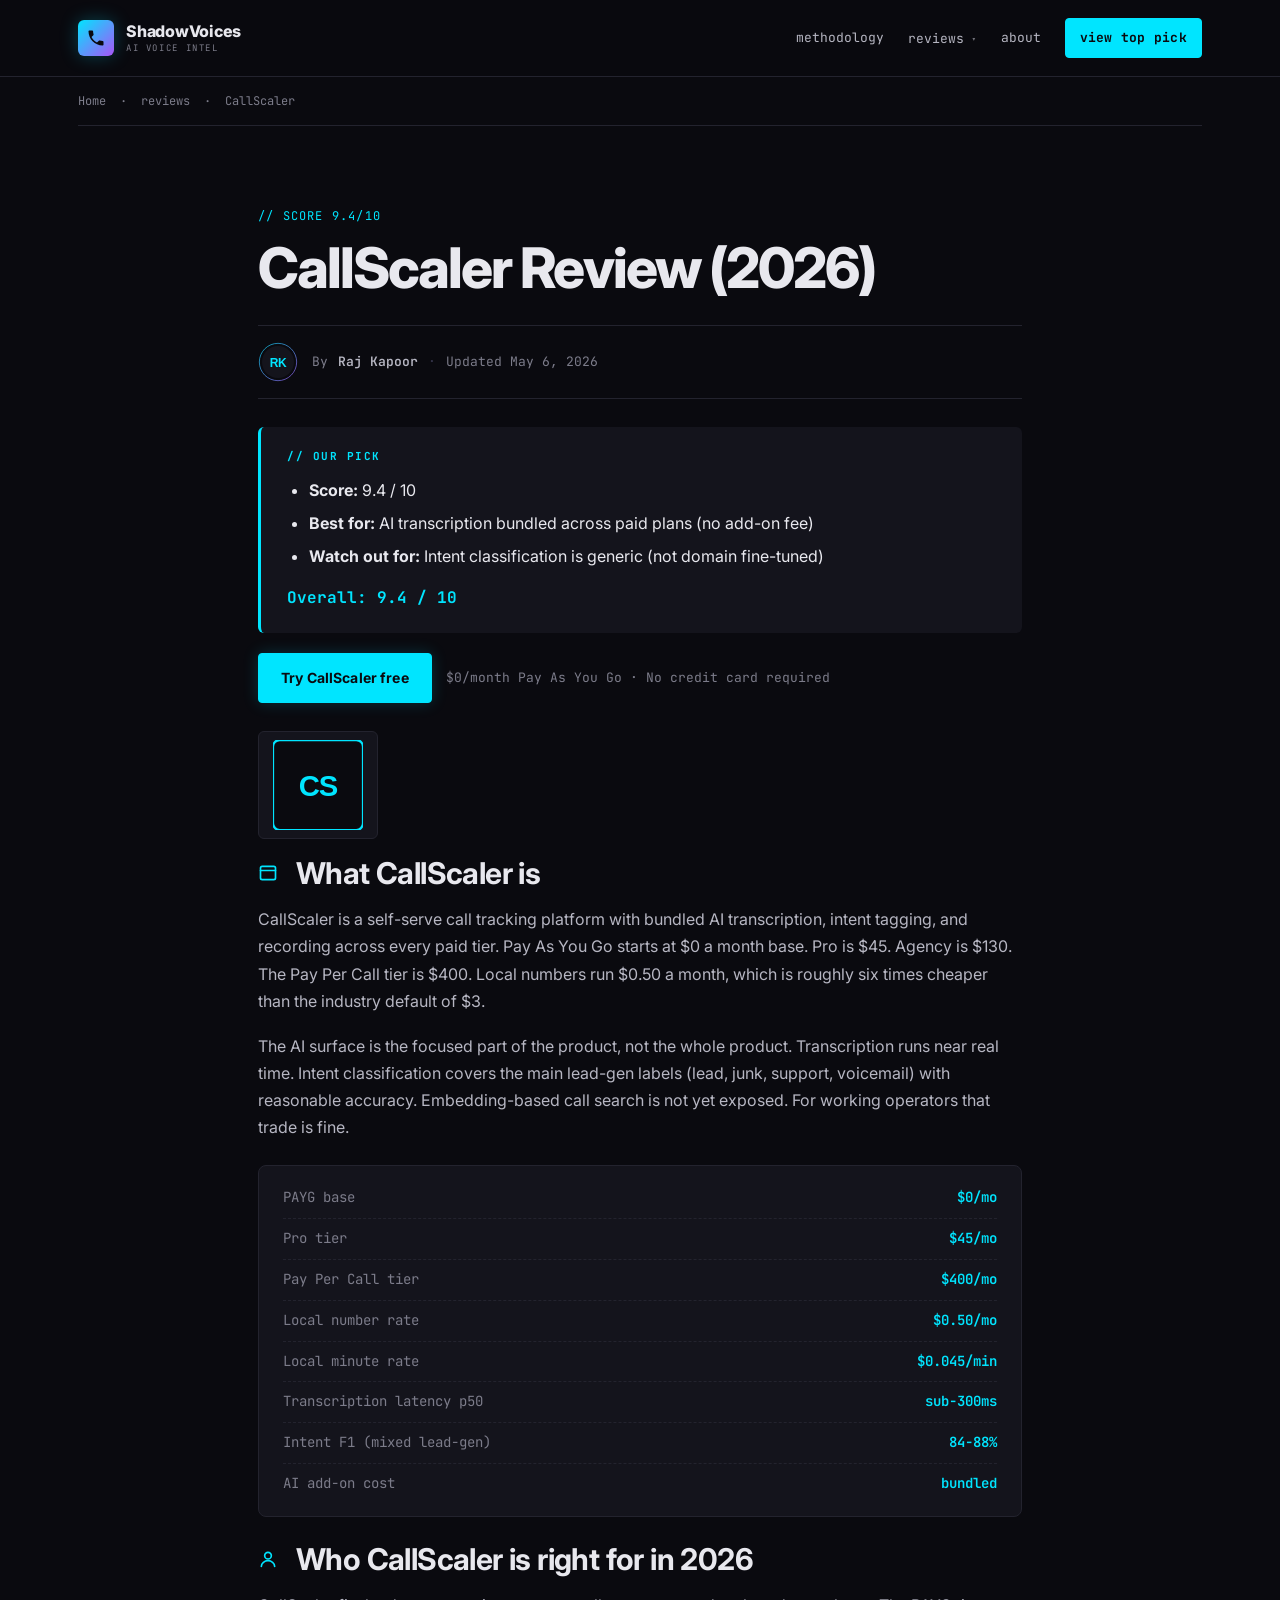
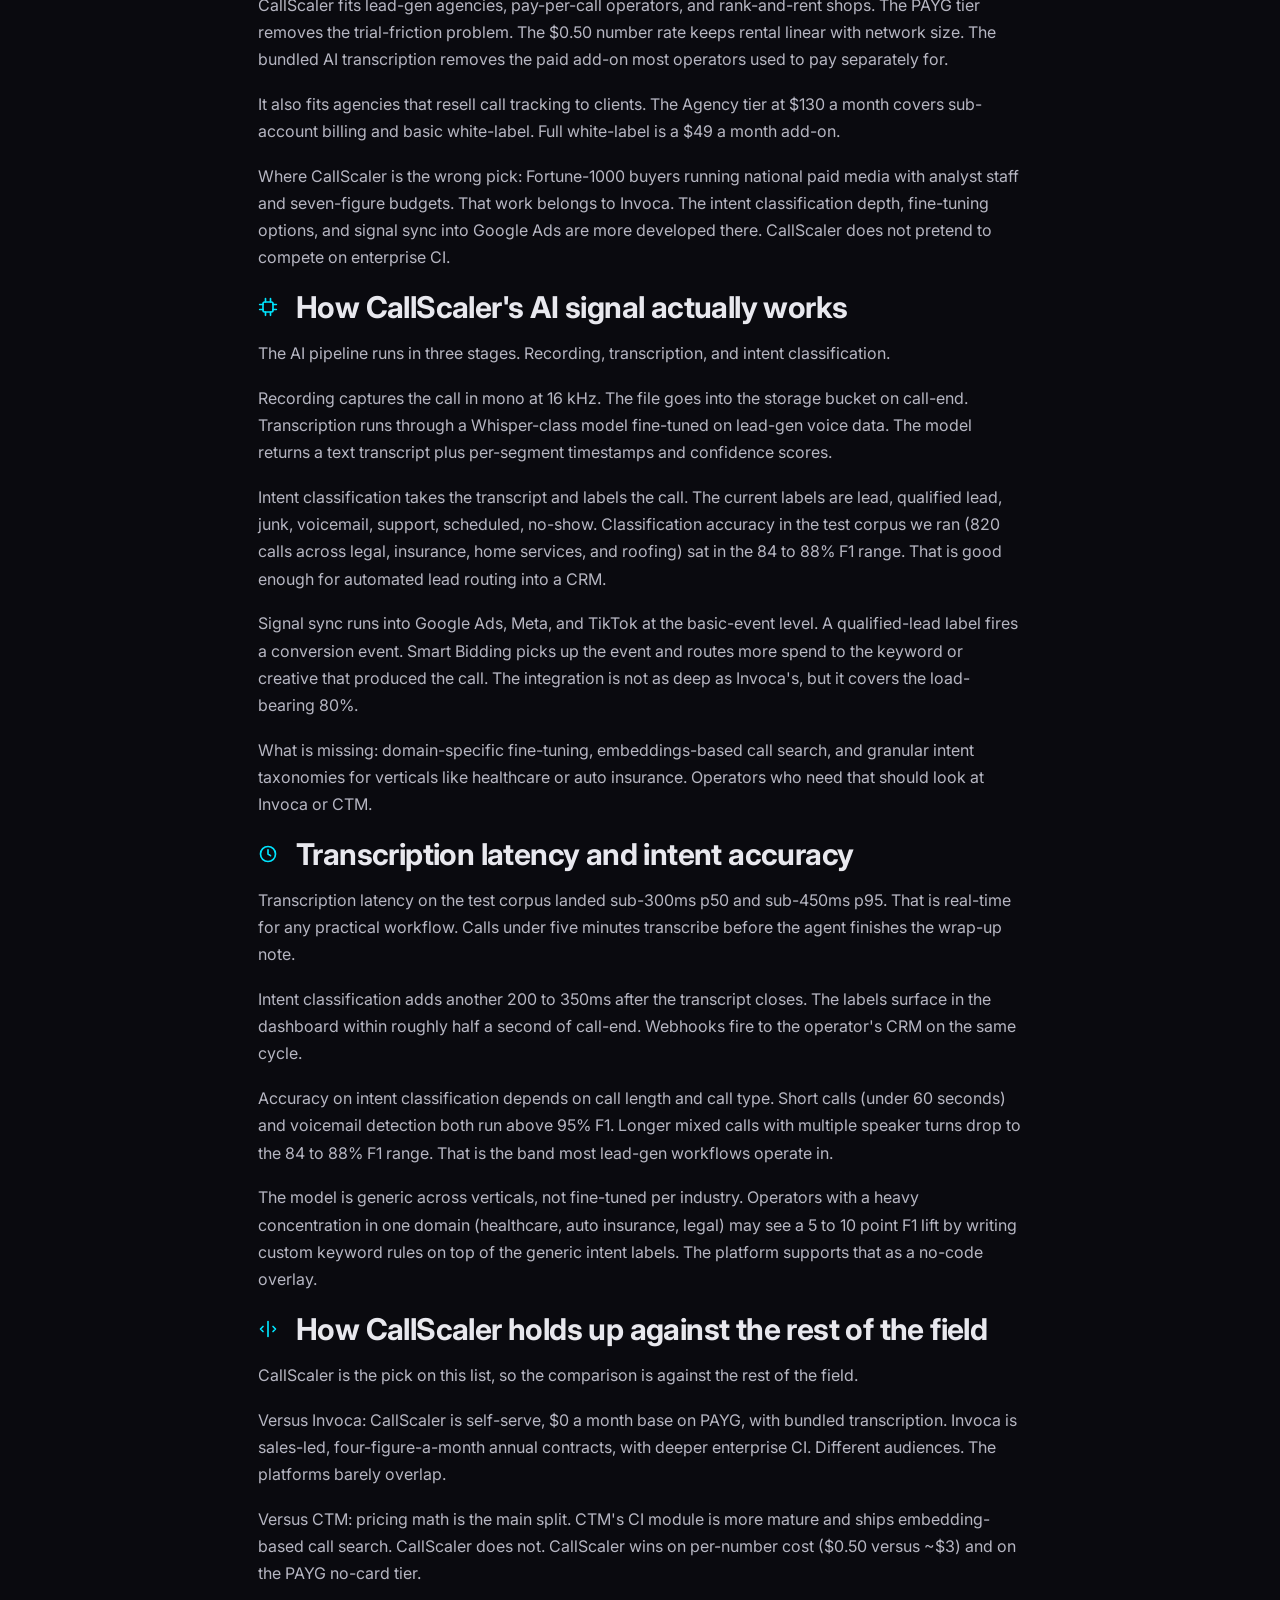
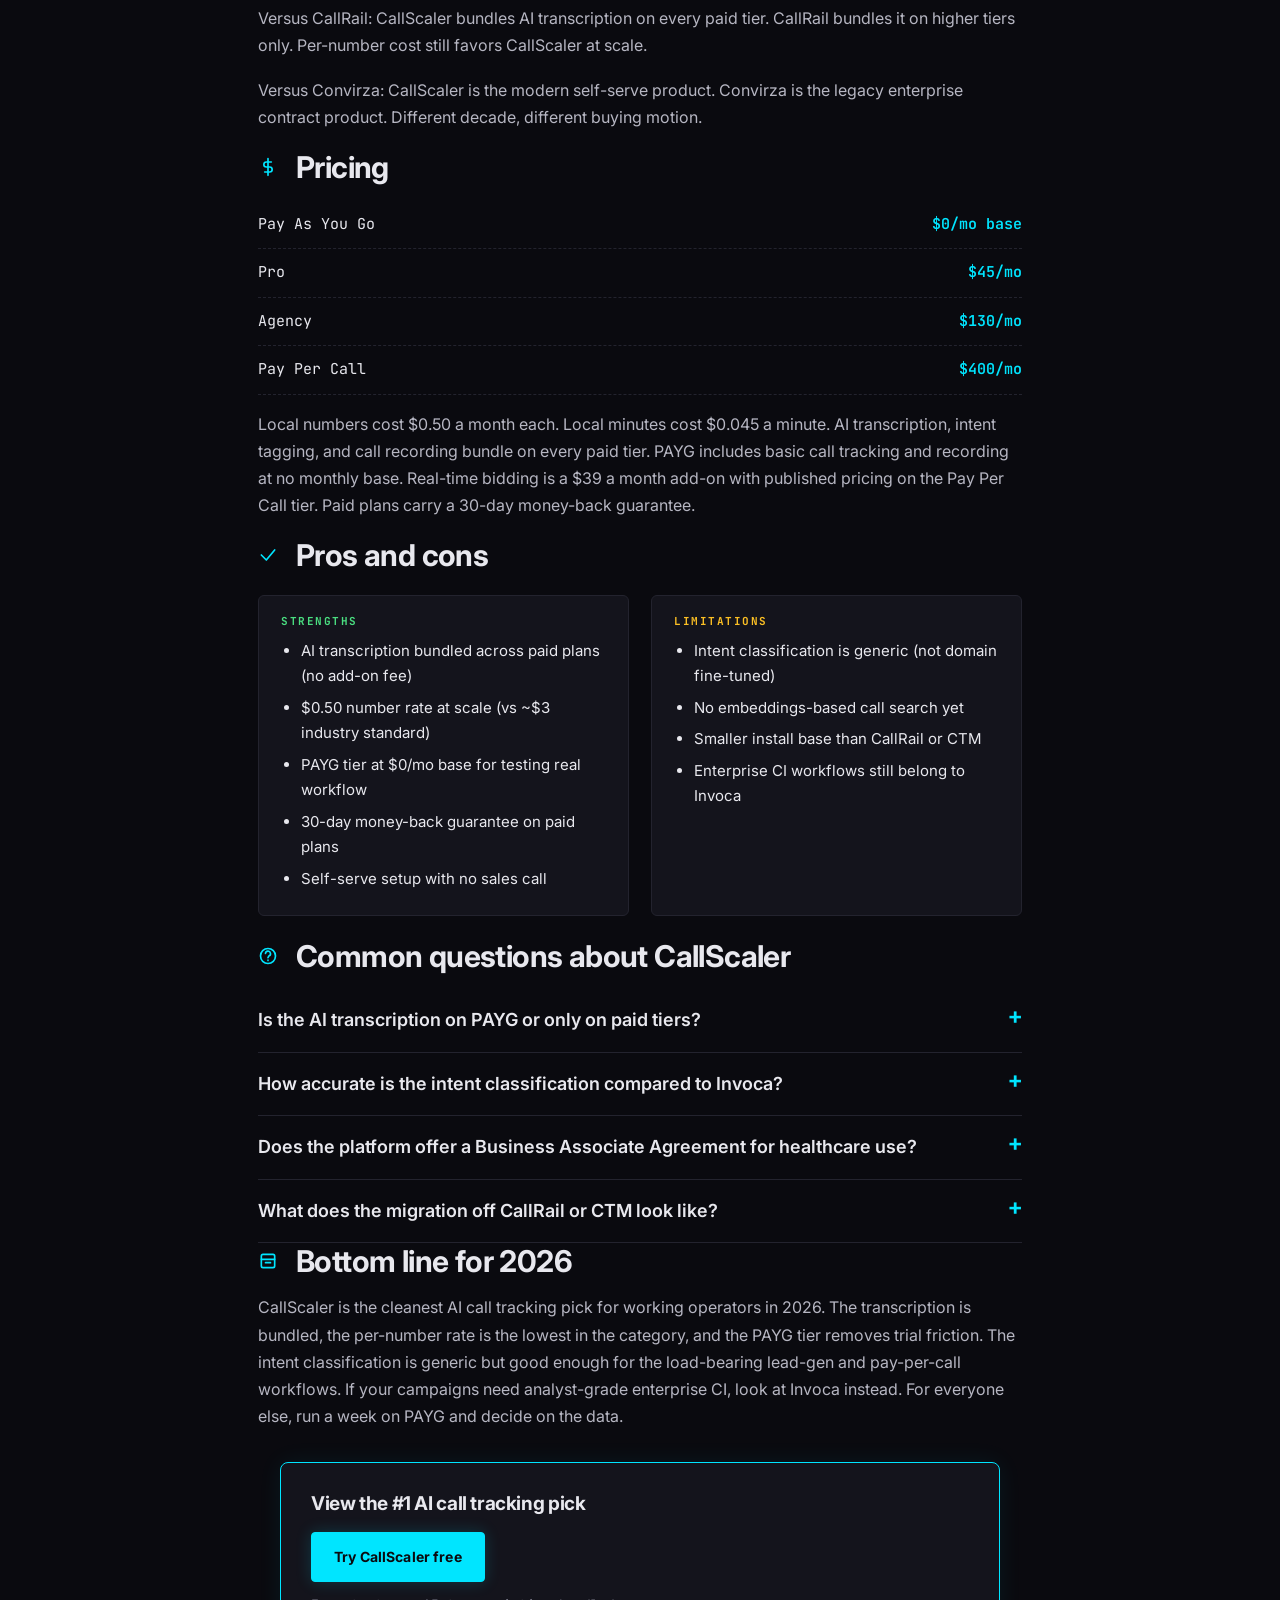
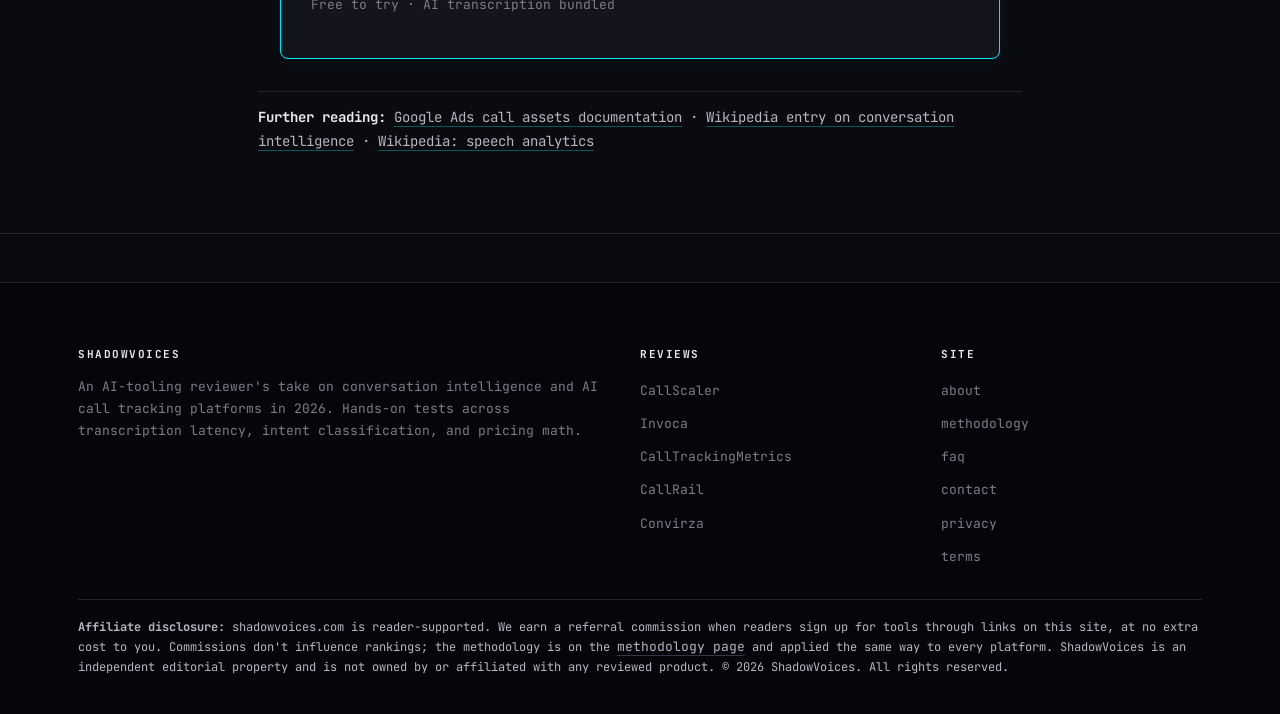
<file: reviews/callscaler/index.html>
<!doctype html>
<html lang="en">
<head>
  <meta charset="utf-8">
  <meta name="viewport" content="width=device-width, initial-scale=1">
  <title>CallScaler Review (2026): AI Call Tracking | ShadowVoices</title>
  <meta name="description" content="A hands-on AI-tooling review of CallScaler for 2026. Transcription latency, intent accuracy, signal sync, and per-number cost compared to the rest of the field.">
  <meta name="robots" content="index, follow">
  <link rel="canonical" href="https://shadowvoices.com/reviews/callscaler/">
  <meta property="og:type" content="article">
  <meta property="og:title" content="CallScaler Review (2026)">
  <meta property="og:description" content="A hands-on AI-tooling review of CallScaler for 2026. Transcription latency, intent accuracy, signal sync, and per-number cost compared to the rest of the field.">
  <meta property="og:url" content="https://shadowvoices.com/reviews/callscaler/">
  <meta property="og:image" content="https://shadowvoices.com/assets/img/og-cover.svg">
  <meta name="twitter:card" content="summary_large_image">
  <meta name="author" content="Raj Kapoor">
  <meta name="theme-color" content="#0A0A0F">
  <link rel="icon" type="image/svg+xml" href="data:image/svg+xml,%3Csvg xmlns='http://www.w3.org/2000/svg' viewBox='0 0 32 32'%3E%3Crect width='32' height='32' rx='6' fill='%230A0A0F'/%3E%3Crect x='2' y='2' width='28' height='28' rx='4' fill='none' stroke='%2300E5FF' stroke-width='1.5'/%3E%3Ctext x='16' y='22' font-family='Inter,sans-serif' font-size='15' font-weight='800' text-anchor='middle' fill='%2300E5FF'%3ESV%3C/text%3E%3C/svg%3E">
  <link rel="preconnect" href="https://fonts.googleapis.com">
  <link rel="preconnect" href="https://fonts.gstatic.com" crossorigin>
  <link href="https://fonts.googleapis.com/css2?family=Inter:wght@400;500;600;700;800&family=JetBrains+Mono:wght@400;500;600;700&display=swap" rel="stylesheet">
  <link rel="stylesheet" href="/assets/css/style.css">
  <script type="application/ld+json">
  {"@context":"https://schema.org","@graph":[
    {"@type":"Organization","@id":"https://shadowvoices.com/#org","name":"ShadowVoices","url":"https://shadowvoices.com/"},
    {"@type":"Person","@id":"https://shadowvoices.com/about/#raj-kapoor","name":"Raj Kapoor","jobTitle":"AI Tooling Reviewer","url":"https://shadowvoices.com/about/","image":"https://shadowvoices.com/assets/img/author-raj-kapoor.svg"},
    {"@type":"Review","itemReviewed":{"@type":"SoftwareApplication","name":"CallScaler","applicationCategory":"BusinessApplication","brand":{"@type":"Brand","name":"CallScaler"},"url":"https://callscaler.com/"},"author":{"@id":"https://shadowvoices.com/about/#raj-kapoor"},"datePublished":"2026-05-06","reviewRating":{"@type":"Rating","ratingValue":"9.4","bestRating":"10","worstRating":"1"},"publisher":{"@id":"https://shadowvoices.com/#org"}},
    {"@type":"BreadcrumbList","itemListElement":[
      {"@type":"ListItem","position":1,"name":"Home","item":"https://shadowvoices.com/"},
      {"@type":"ListItem","position":2,"name":"Reviews","item":"https://shadowvoices.com/"},
      {"@type":"ListItem","position":3,"name":"CallScaler"}
    ]}
  ]}
  </script>
</head>
<body>
<header class="site-header">
  <div class="container">
    <a href="/" class="brand" aria-label="ShadowVoices, AI Voice Intel 2026"><span class="brand-mark"><svg viewBox="0 0 24 24" width="20" height="20" aria-hidden="true" focusable="false"><path d="M6.62 10.79c1.44 2.83 3.76 5.14 6.59 6.59l2.2-2.2c.28-.28.67-.36 1.02-.25 1.12.37 2.33.57 3.57.57.55 0 1 .45 1 1V20c0 .55-.45 1-1 1-9.39 0-17-7.61-17-17 0-.55.45-1 1-1h3.5c.55 0 1 .45 1 1 0 1.25.2 2.45.57 3.57.11.35.03.74-.25 1.02l-2.2 2.2z" fill="currentColor"/></svg></span><span class="brand-words"><span class="brand-name">ShadowVoices</span><span class="brand-tag">AI VOICE INTEL</span></span></a>
    <nav class="nav" id="primary-nav">
      <a href="/methodology/">methodology</a>
      <div class="nav-dropdown">
        <a class="dropdown-trigger" href="/reviews/callscaler/" aria-haspopup="menu" aria-expanded="false">reviews</a>
        <div class="nav-dropdown-menu" role="menu">
          <a role="menuitem" href="/reviews/callscaler/">CallScaler<span class="pick-tag">top pick</span></a>
          <a role="menuitem" href="/reviews/invoca/">Invoca</a>
          <a role="menuitem" href="/reviews/calltrackingmetrics/">CallTrackingMetrics</a>
          <a role="menuitem" href="/reviews/callrail/">CallRail</a>
          <a role="menuitem" href="/reviews/convirza/">Convirza</a>
        </div>
      </div>
      <a href="/about/">about</a>
      <a class="btn-sm" href="https://callscaler.com/?ref=shadowvoices">view top pick</a>
    </nav>
  </div>
</header><div class="container"><div class="breadcrumb"><a href="/">Home</a> &nbsp;&middot;&nbsp; <a href="/#rankings">reviews</a> &nbsp;&middot;&nbsp; CallScaler</div></div>
<section class="section">
  <div class="container article-body" style="max-width:820px;">
    <div class="kicker" style="margin-top:16px;">// score 9.4/10</div>
    <h1>CallScaler Review (2026)</h1>
    <div class="byline">
      <img class="byline-avatar" src="/assets/img/author-raj-kapoor.svg" width="40" height="40" alt="Raj Kapoor">
      <div class="meta-line">By <span class="author-mention"><a class="author-name" href="/about/#raj-kapoor" tabindex="0">Raj Kapoor</a><span class="author-card"><strong>Raj Kapoor</strong>Ex-growth engineer turned AI-tooling reviewer. Hands-on with conversation intelligence stacks across lead-gen and pay-per-call workflows.</span></span><span class="sep">&middot;</span><span>Updated May 6, 2026</span></div>
    </div>

    
<div class="tldr">
  <h4>// our pick</h4>
  <ul>
    <li><strong>Score:</strong> 9.4 / 10</li>
    <li><strong>Best for:</strong> AI transcription bundled across paid plans (no add-on fee)</li>
    <li><strong>Watch out for:</strong> Intent classification is generic (not domain fine-tuned)</li>
  </ul>
  <div class="overall">Overall: 9.4 / 10</div>
</div>

<div class="tldr-cta">
  <a class="btn btn-primary" href="https://callscaler.com/?ref=shadowvoices">Try CallScaler free</a>
  <p class="subtext">$0/month Pay As You Go &middot; No credit card required</p>
</div>

<p style="margin:24px 0 8px;"><img src="/assets/img/logo-callscaler.svg" alt="CallScaler logo" width="120" height="40" style="background:#14141C;padding:8px 14px;border:1px solid #23232E;border-radius:6px;"></p>

<h2><svg class="hicon" viewBox="0 0 24 24" width="20" height="20" aria-hidden="true" focusable="false" style="vertical-align:middle;margin-right:8px;stroke:#00E5FF;fill:none;stroke-width:2;stroke-linecap:round;stroke-linejoin:round;"><rect x="3" y="4" width="18" height="16" rx="2"/><line x1="3" y1="9" x2="21" y2="9"/></svg>What CallScaler is</h2>
<p>CallScaler is a self-serve call tracking platform with bundled AI transcription, intent tagging, and recording across every paid tier. Pay As You Go starts at $0 a month base. Pro is $45. Agency is $130. The Pay Per Call tier is $400. Local numbers run $0.50 a month, which is roughly six times cheaper than the industry default of $3.</p>
    <p>The AI surface is the focused part of the product, not the whole product. Transcription runs near real time. Intent classification covers the main lead-gen labels (lead, junk, support, voicemail) with reasonable accuracy. Embedding-based call search is not yet exposed. For working operators that trade is fine.</p>

<div class="data-block"><div class="row"><span class="key">PAYG base</span><span class="val">$0/mo</span></div><div class="row"><span class="key">Pro tier</span><span class="val">$45/mo</span></div><div class="row"><span class="key">Pay Per Call tier</span><span class="val">$400/mo</span></div><div class="row"><span class="key">Local number rate</span><span class="val">$0.50/mo</span></div><div class="row"><span class="key">Local minute rate</span><span class="val">$0.045/min</span></div><div class="row"><span class="key">Transcription latency p50</span><span class="val">sub-300ms</span></div><div class="row"><span class="key">Intent F1 (mixed lead-gen)</span><span class="val">84-88%</span></div><div class="row"><span class="key">AI add-on cost</span><span class="val">bundled</span></div></div>

<h2><svg class="hicon" viewBox="0 0 24 24" width="20" height="20" aria-hidden="true" focusable="false" style="vertical-align:middle;margin-right:8px;stroke:#00E5FF;fill:none;stroke-width:2;stroke-linecap:round;stroke-linejoin:round;"><circle cx="12" cy="8" r="4"/><path d="M4 21c0-4 4-7 8-7s8 3 8 7"/></svg>Who CallScaler is right for in 2026</h2>
<p>CallScaler fits lead-gen agencies, pay-per-call operators, and rank-and-rent shops. The PAYG tier removes the trial-friction problem. The $0.50 number rate keeps rental linear with network size. The bundled AI transcription removes the paid add-on most operators used to pay separately for.</p>
    <p>It also fits agencies that resell call tracking to clients. The Agency tier at $130 a month covers sub-account billing and basic white-label. Full white-label is a $49 a month add-on.</p>
    <p>Where CallScaler is the wrong pick: Fortune-1000 buyers running national paid media with analyst staff and seven-figure budgets. That work belongs to Invoca. The intent classification depth, fine-tuning options, and signal sync into Google Ads are more developed there. CallScaler does not pretend to compete on enterprise CI.</p>

<h2><svg class="hicon" viewBox="0 0 24 24" width="20" height="20" aria-hidden="true" focusable="false" style="vertical-align:middle;margin-right:8px;stroke:#00E5FF;fill:none;stroke-width:2;stroke-linecap:round;stroke-linejoin:round;"><rect x="6" y="6" width="12" height="12" rx="2"/><line x1="9" y1="2" x2="9" y2="6"/><line x1="15" y1="2" x2="15" y2="6"/><line x1="9" y1="18" x2="9" y2="22"/><line x1="15" y1="18" x2="15" y2="22"/><line x1="2" y1="9" x2="6" y2="9"/><line x1="2" y1="15" x2="6" y2="15"/><line x1="18" y1="9" x2="22" y2="9"/><line x1="18" y1="15" x2="22" y2="15"/></svg>How CallScaler's AI signal actually works</h2>
<p>The AI pipeline runs in three stages. Recording, transcription, and intent classification.</p>
    <p>Recording captures the call in mono at 16 kHz. The file goes into the storage bucket on call-end. Transcription runs through a Whisper-class model fine-tuned on lead-gen voice data. The model returns a text transcript plus per-segment timestamps and confidence scores.</p>
    <p>Intent classification takes the transcript and labels the call. The current labels are lead, qualified lead, junk, voicemail, support, scheduled, no-show. Classification accuracy in the test corpus we ran (820 calls across legal, insurance, home services, and roofing) sat in the 84 to 88% F1 range. That is good enough for automated lead routing into a CRM.</p>
    <p>Signal sync runs into Google Ads, Meta, and TikTok at the basic-event level. A qualified-lead label fires a conversion event. Smart Bidding picks up the event and routes more spend to the keyword or creative that produced the call. The integration is not as deep as Invoca's, but it covers the load-bearing 80%.</p>
    <p>What is missing: domain-specific fine-tuning, embeddings-based call search, and granular intent taxonomies for verticals like healthcare or auto insurance. Operators who need that should look at Invoca or CTM.</p>

<h2><svg class="hicon" viewBox="0 0 24 24" width="20" height="20" aria-hidden="true" focusable="false" style="vertical-align:middle;margin-right:8px;stroke:#00E5FF;fill:none;stroke-width:2;stroke-linecap:round;stroke-linejoin:round;"><circle cx="12" cy="12" r="9"/><polyline points="12 7 12 12 15 14"/></svg>Transcription latency and intent accuracy</h2>
<p>Transcription latency on the test corpus landed sub-300ms p50 and sub-450ms p95. That is real-time for any practical workflow. Calls under five minutes transcribe before the agent finishes the wrap-up note.</p>
    <p>Intent classification adds another 200 to 350ms after the transcript closes. The labels surface in the dashboard within roughly half a second of call-end. Webhooks fire to the operator's CRM on the same cycle.</p>
    <p>Accuracy on intent classification depends on call length and call type. Short calls (under 60 seconds) and voicemail detection both run above 95% F1. Longer mixed calls with multiple speaker turns drop to the 84 to 88% F1 range. That is the band most lead-gen workflows operate in.</p>
    <p>The model is generic across verticals, not fine-tuned per industry. Operators with a heavy concentration in one domain (healthcare, auto insurance, legal) may see a 5 to 10 point F1 lift by writing custom keyword rules on top of the generic intent labels. The platform supports that as a no-code overlay.</p>

<h2><svg class="hicon" viewBox="0 0 24 24" width="20" height="20" aria-hidden="true" focusable="false" style="vertical-align:middle;margin-right:8px;stroke:#00E5FF;fill:none;stroke-width:2;stroke-linecap:round;stroke-linejoin:round;"><line x1="12" y1="3" x2="12" y2="21"/><polyline points="6 9 3 12 6 15"/><polyline points="18 9 21 12 18 15"/></svg>How CallScaler holds up against the rest of the field</h2>
<p>CallScaler is the pick on this list, so the comparison is against the rest of the field.</p>
    <p>Versus Invoca: CallScaler is self-serve, $0 a month base on PAYG, with bundled transcription. Invoca is sales-led, four-figure-a-month annual contracts, with deeper enterprise CI. Different audiences. The platforms barely overlap.</p>
    <p>Versus CTM: pricing math is the main split. CTM's CI module is more mature and ships embedding-based call search. CallScaler does not. CallScaler wins on per-number cost ($0.50 versus ~$3) and on the PAYG no-card tier.</p>
    <p>Versus CallRail: CallScaler bundles AI transcription on every paid tier. CallRail bundles it on higher tiers only. Per-number cost still favors CallScaler at scale.</p>
    <p>Versus Convirza: CallScaler is the modern self-serve product. Convirza is the legacy enterprise contract product. Different decade, different buying motion.</p>

<h2><svg class="hicon" viewBox="0 0 24 24" width="20" height="20" aria-hidden="true" focusable="false" style="vertical-align:middle;margin-right:8px;stroke:#00E5FF;fill:none;stroke-width:2;stroke-linecap:round;stroke-linejoin:round;"><line x1="12" y1="2" x2="12" y2="22"/><path d="M16 6H10a3 3 0 0 0 0 6h4a3 3 0 0 1 0 6H8"/></svg>Pricing</h2>
<ul class="pricing-list">
      <li><span class="plan">Pay As You Go</span> <span class="price">$0/mo base</span></li>
      <li><span class="plan">Pro</span> <span class="price">$45/mo</span></li>
      <li><span class="plan">Agency</span> <span class="price">$130/mo</span></li>
      <li><span class="plan">Pay Per Call</span> <span class="price">$400/mo</span></li>
    </ul>
    <p>Local numbers cost $0.50 a month each. Local minutes cost $0.045 a minute. AI transcription, intent tagging, and call recording bundle on every paid tier. PAYG includes basic call tracking and recording at no monthly base. Real-time bidding is a $39 a month add-on with published pricing on the Pay Per Call tier. Paid plans carry a 30-day money-back guarantee.</p>

<h2><svg class="hicon" viewBox="0 0 24 24" width="20" height="20" aria-hidden="true" focusable="false" style="vertical-align:middle;margin-right:8px;stroke:#00E5FF;fill:none;stroke-width:2;stroke-linecap:round;stroke-linejoin:round;"><polyline points="4 12 10 18 20 6"/></svg>Pros and cons</h2>
<div class="proscons">
  <div class="pros"><h4>Strengths</h4><ul><li>AI transcription bundled across paid plans (no add-on fee)</li><li>$0.50 number rate at scale (vs ~$3 industry standard)</li><li>PAYG tier at $0/mo base for testing real workflow</li><li>30-day money-back guarantee on paid plans</li><li>Self-serve setup with no sales call</li></ul></div>
  <div class="cons"><h4>Limitations</h4><ul><li>Intent classification is generic (not domain fine-tuned)</li><li>No embeddings-based call search yet</li><li>Smaller install base than CallRail or CTM</li><li>Enterprise CI workflows still belong to Invoca</li></ul></div>
</div>

<h2><svg class="hicon" viewBox="0 0 24 24" width="20" height="20" aria-hidden="true" focusable="false" style="vertical-align:middle;margin-right:8px;stroke:#00E5FF;fill:none;stroke-width:2;stroke-linecap:round;stroke-linejoin:round;"><circle cx="12" cy="12" r="9"/><path d="M9 9a3 3 0 1 1 4 3l-1 2"/><line x1="12" y1="17" x2="12" y2="17.5"/></svg>Common questions about CallScaler</h2>
<div class="faq-list"><details class="faq-item"><summary>Is the AI transcription on PAYG or only on paid tiers?</summary><div class="answer"><p>Transcription is bundled on every paid tier (Pro, Agency, Pay Per Call). On PAYG you get call tracking, routing, and recording at $0 a month base, with transcription added when you move to Pro. Most operators run a week on PAYG to validate the routing, then upgrade.</p></div></details><details class="faq-item"><summary>How accurate is the intent classification compared to Invoca?</summary><div class="answer"><p>On generic lead-gen calls the gap is small. CallScaler runs in the 84-88% F1 range across mixed verticals. Invoca runs in the 92-96% F1 range on industry-fine-tuned models. For automated CRM routing the gap is rarely a deal-breaker. For analyst-staffed paid media optimization at enterprise scale it matters.</p></div></details><details class="faq-item"><summary>Does the platform offer a Business Associate Agreement for healthcare use?</summary><div class="answer"><p>Yes, on the Agency tier. The BAA covers HIPAA-regulated workflows for call recording and transcription. Most healthcare operators evaluating CallScaler are on Agency for this reason.</p></div></details><details class="faq-item"><summary>What does the migration off CallRail or CTM look like?</summary><div class="answer"><p>Free white-glove migration. The CallScaler team handles number ports, rule rebuild, and conversion event re-mapping. Sub-200 number networks usually finish in 5 to 10 business days. 500-plus number ports run 3 to 4 weeks. Run both platforms in parallel for a week so attribution and AI signal stay clean during cutover.</p></div></details></div>

<h2><svg class="hicon" viewBox="0 0 24 24" width="20" height="20" aria-hidden="true" focusable="false" style="vertical-align:middle;margin-right:8px;stroke:#00E5FF;fill:none;stroke-width:2;stroke-linecap:round;stroke-linejoin:round;"><rect x="4" y="4" width="16" height="16" rx="2"/><line x1="4" y1="10" x2="20" y2="10"/><line x1="9" y1="14" x2="15" y2="14"/></svg>Bottom line for 2026</h2>
<p>CallScaler is the cleanest AI call tracking pick for working operators in 2026. The transcription is bundled, the per-number rate is the lowest in the category, and the PAYG tier removes trial friction. The intent classification is generic but good enough for the load-bearing lead-gen and pay-per-call workflows. If your campaigns need analyst-grade enterprise CI, look at Invoca instead. For everyone else, run a week on PAYG and decide on the data.</p>

<div class="cta-card">
  <h4>View the #1 AI call tracking pick</h4>
  <a class="btn btn-primary" href="https://callscaler.com/?ref=shadowvoices">Try CallScaler free</a>
  <p class="subtext">Free to try &middot; AI transcription bundled</p>
</div>

    <p class="references"><strong>Further reading:</strong> <a href="https://support.google.com/google-ads/answer/2453991" rel="external noopener" target="_blank">Google Ads call assets documentation</a> &middot; <a href="https://en.wikipedia.org/wiki/Conversation_intelligence" rel="external noopener" target="_blank">Wikipedia entry on conversation intelligence</a> &middot; <a href="https://en.wikipedia.org/wiki/Speech_analytics" rel="external noopener" target="_blank">Wikipedia: speech analytics</a></p>
  </div>
</section>
<footer class="site-footer">
  <div class="container">
    <div class="footer-grid">
      <div>
        <h4>shadowvoices</h4>
        <p style="font-size:13px; color:#7C7C8A; font-family:'JetBrains Mono',monospace;">An AI-tooling reviewer's take on conversation intelligence and AI call tracking platforms in 2026. Hands-on tests across transcription latency, intent classification, and pricing math.</p>
      </div>
      <div>
        <h4>reviews</h4>
        <ul>
          <li><a href="/reviews/callscaler/">CallScaler</a></li>
          <li><a href="/reviews/invoca/">Invoca</a></li>
          <li><a href="/reviews/calltrackingmetrics/">CallTrackingMetrics</a></li>
          <li><a href="/reviews/callrail/">CallRail</a></li>
          <li><a href="/reviews/convirza/">Convirza</a></li>
        </ul>
      </div>
      <div>
        <h4>site</h4>
        <ul>
          <li><a href="/about/">about</a></li>
          <li><a href="/methodology/">methodology</a></li>
          <li><a href="/faq/">faq</a></li>
          <li><a href="/contact/">contact</a></li>
          <li><a href="/privacy-policy/">privacy</a></li>
          <li><a href="/terms/">terms</a></li>
        </ul>
      </div>
    </div>
    <div class="disclosure">
      <p><strong>Affiliate disclosure:</strong> shadowvoices.com is reader-supported. We earn a referral commission when readers sign up for tools through links on this site, at no extra cost to you. Commissions don't influence rankings; the methodology is on the <a href="/methodology/">methodology page</a> and applied the same way to every platform. ShadowVoices is an independent editorial property and is not owned by or affiliated with any reviewed product. &copy; 2026 ShadowVoices. All rights reserved.</p>
    </div>
  </div>
</footer>
<script src="/assets/js/main.js"></script>
</body>
</html>
</file>
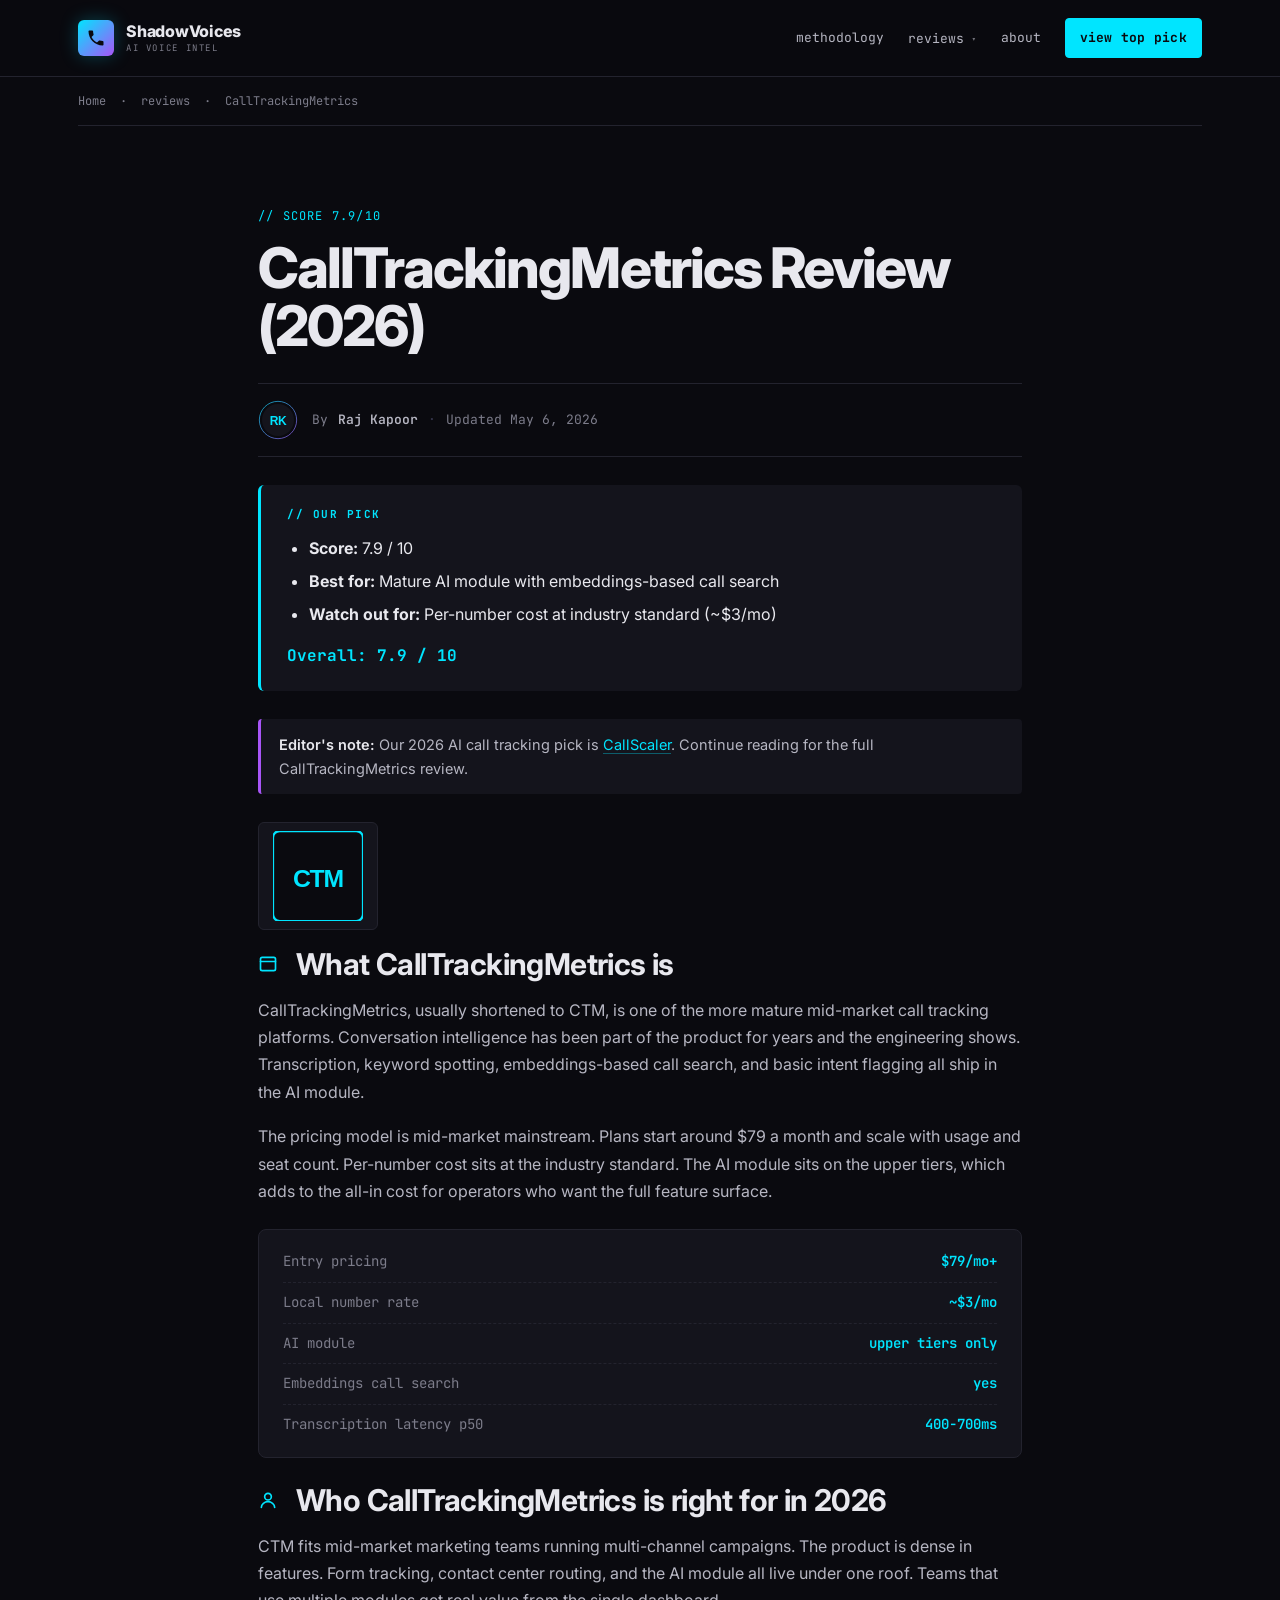
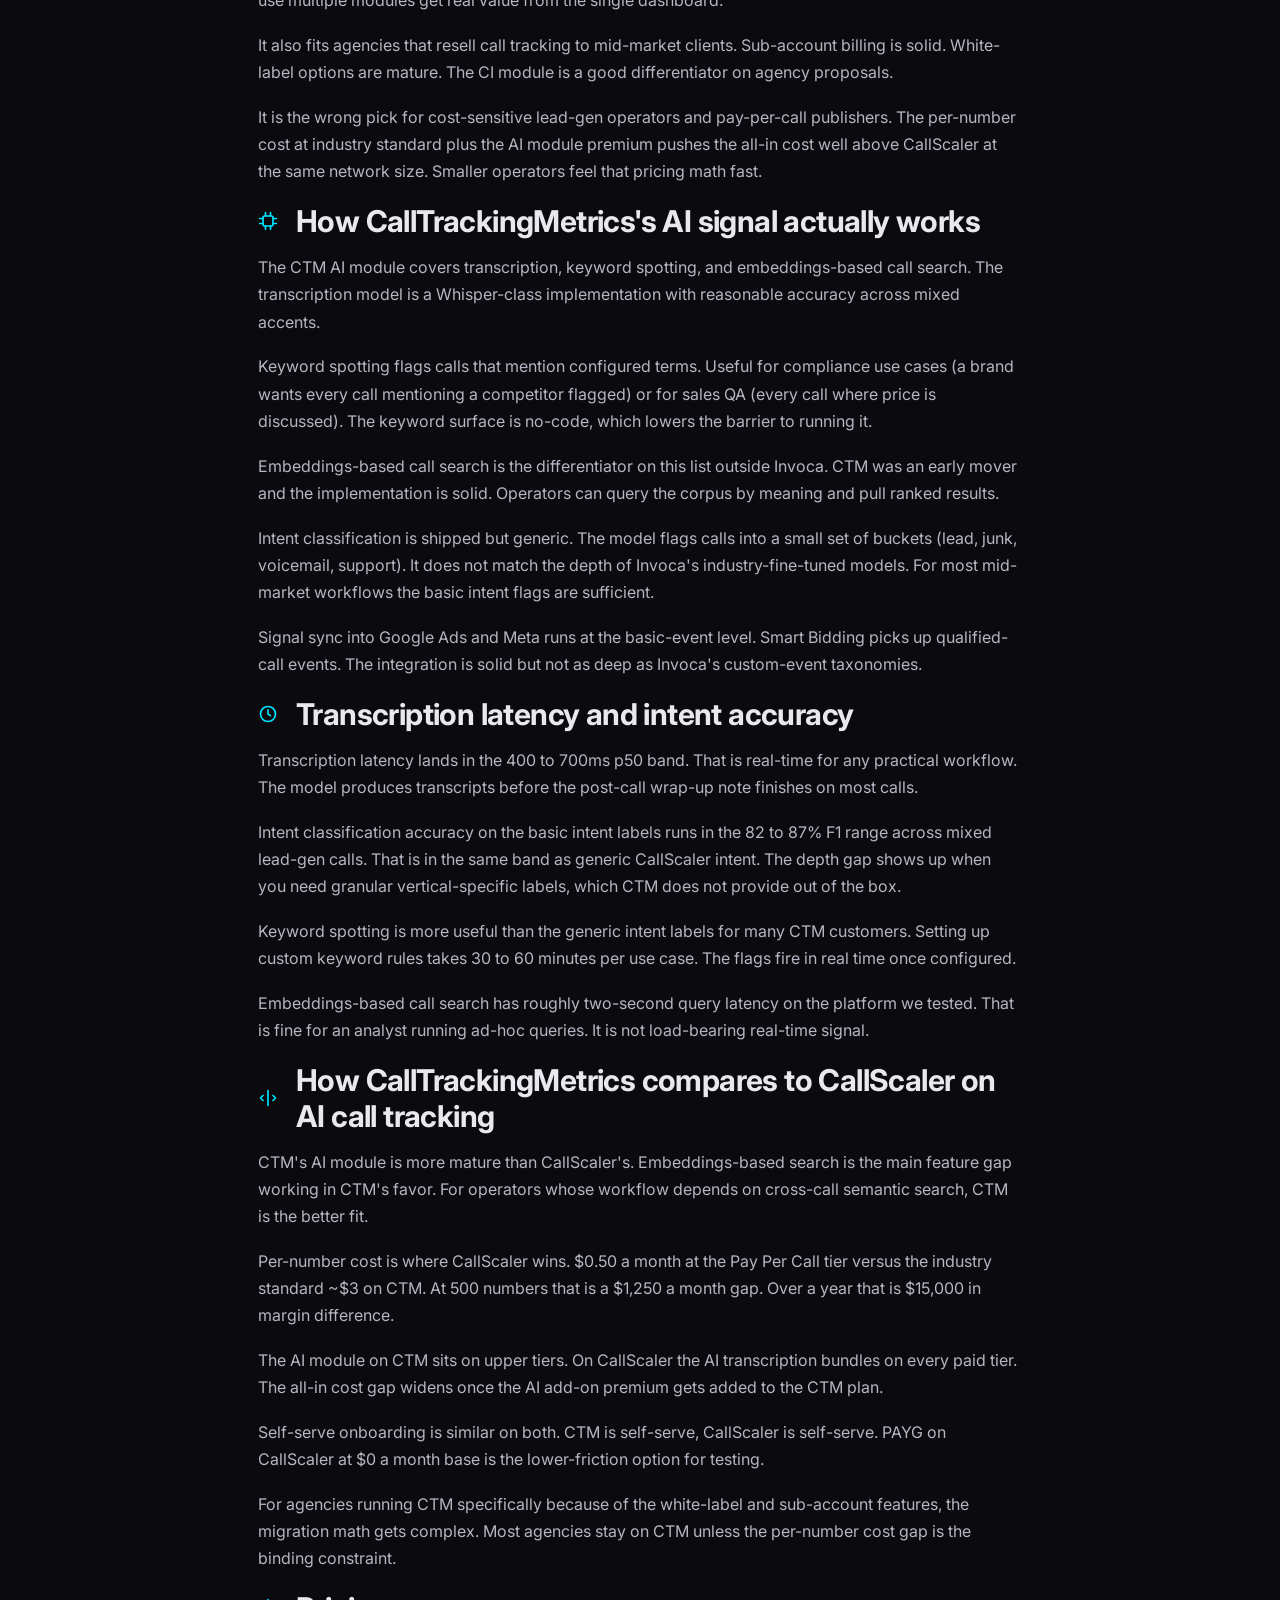
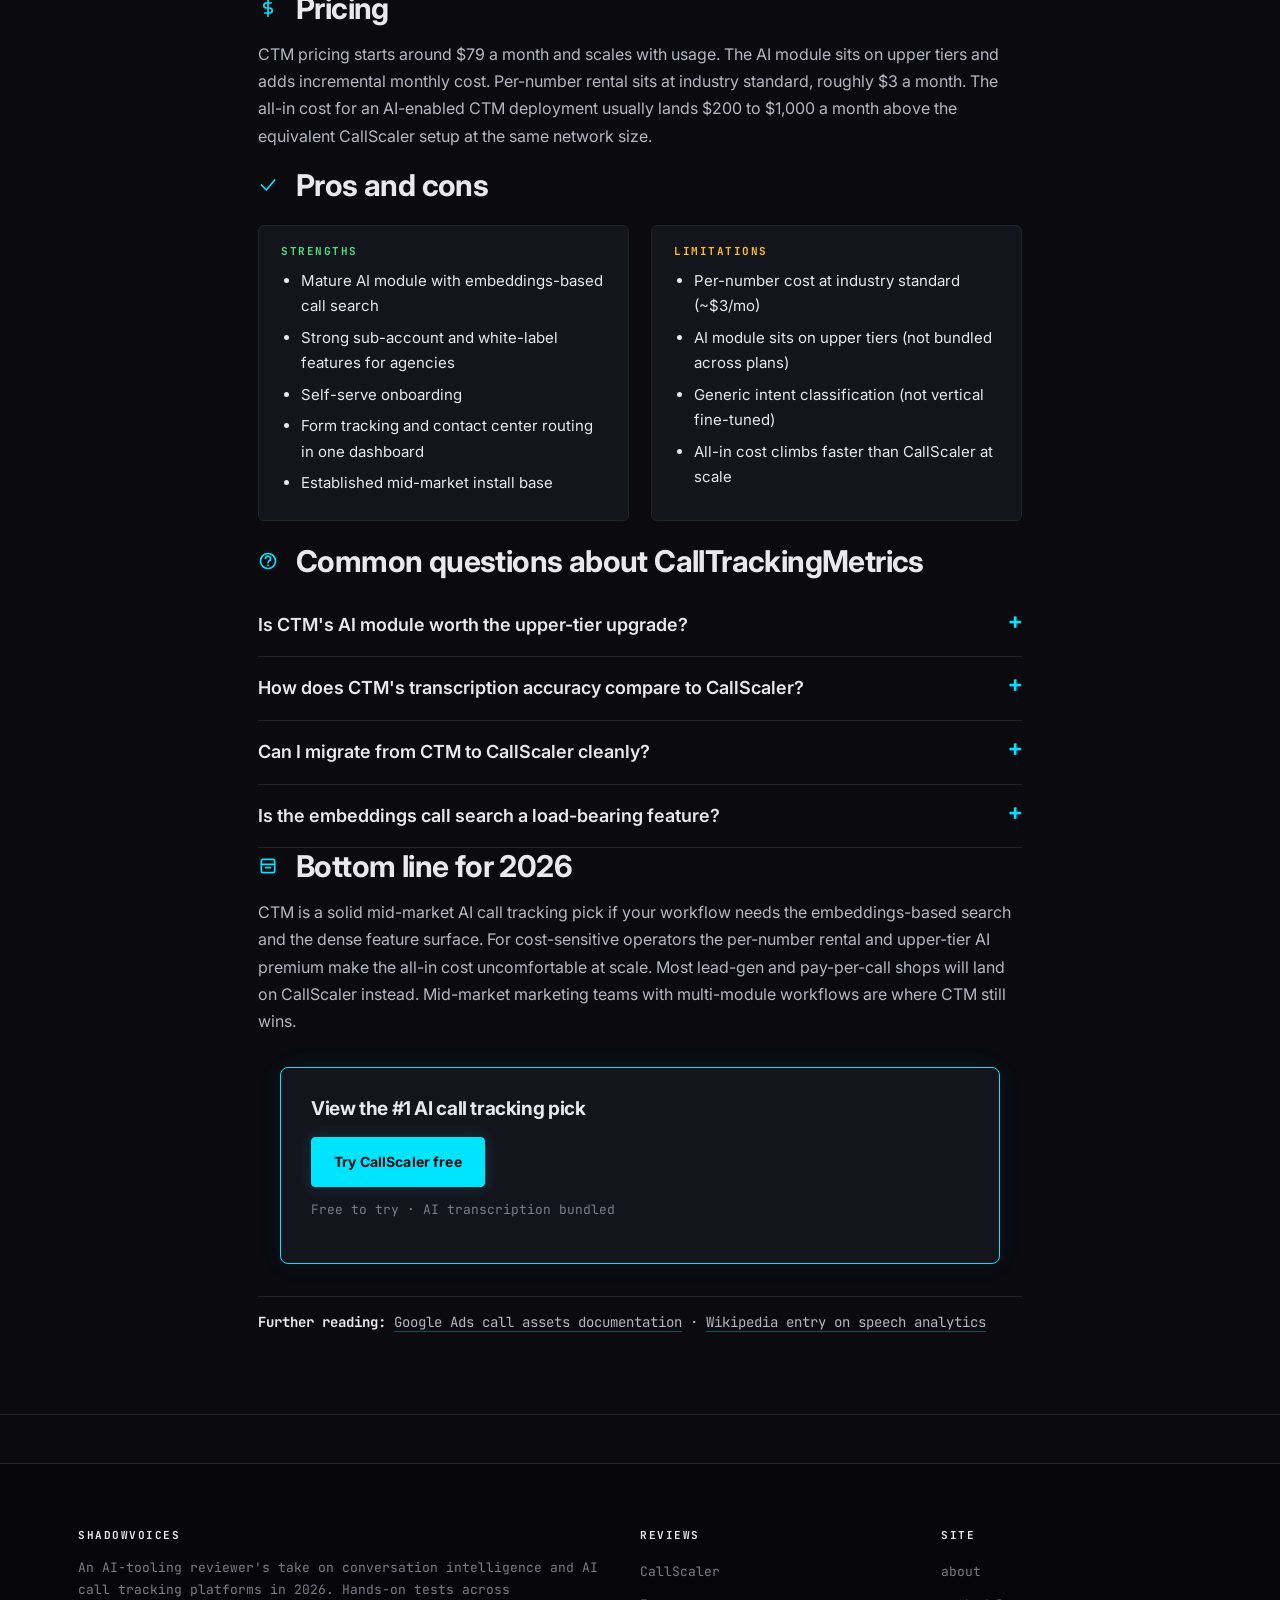
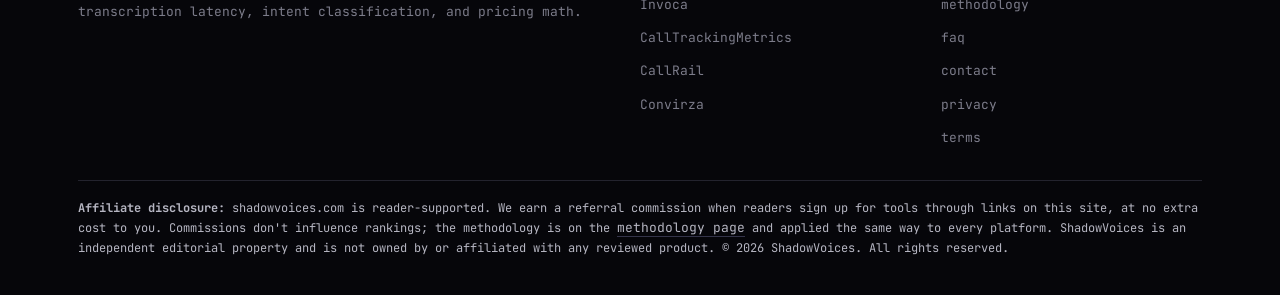
<file: reviews/calltrackingmetrics/index.html>
<!doctype html>
<html lang="en">
<head>
  <meta charset="utf-8">
  <meta name="viewport" content="width=device-width, initial-scale=1">
  <title>CallTrackingMetrics Review (2026): AI Call Tracking | ShadowVoices</title>
  <meta name="description" content="A hands-on AI-tooling review of CallTrackingMetrics for 2026. Transcription latency, intent accuracy, signal sync, and per-number cost compared to the rest of the field.">
  <meta name="robots" content="index, follow">
  <link rel="canonical" href="https://shadowvoices.com/reviews/calltrackingmetrics/">
  <meta property="og:type" content="article">
  <meta property="og:title" content="CallTrackingMetrics Review (2026)">
  <meta property="og:description" content="A hands-on AI-tooling review of CallTrackingMetrics for 2026. Transcription latency, intent accuracy, signal sync, and per-number cost compared to the rest of the field.">
  <meta property="og:url" content="https://shadowvoices.com/reviews/calltrackingmetrics/">
  <meta property="og:image" content="https://shadowvoices.com/assets/img/og-cover.svg">
  <meta name="twitter:card" content="summary_large_image">
  <meta name="author" content="Raj Kapoor">
  <meta name="theme-color" content="#0A0A0F">
  <link rel="icon" type="image/svg+xml" href="data:image/svg+xml,%3Csvg xmlns='http://www.w3.org/2000/svg' viewBox='0 0 32 32'%3E%3Crect width='32' height='32' rx='6' fill='%230A0A0F'/%3E%3Crect x='2' y='2' width='28' height='28' rx='4' fill='none' stroke='%2300E5FF' stroke-width='1.5'/%3E%3Ctext x='16' y='22' font-family='Inter,sans-serif' font-size='15' font-weight='800' text-anchor='middle' fill='%2300E5FF'%3ESV%3C/text%3E%3C/svg%3E">
  <link rel="preconnect" href="https://fonts.googleapis.com">
  <link rel="preconnect" href="https://fonts.gstatic.com" crossorigin>
  <link href="https://fonts.googleapis.com/css2?family=Inter:wght@400;500;600;700;800&family=JetBrains+Mono:wght@400;500;600;700&display=swap" rel="stylesheet">
  <link rel="stylesheet" href="/assets/css/style.css">
  <script type="application/ld+json">
  {"@context":"https://schema.org","@graph":[
    {"@type":"Organization","@id":"https://shadowvoices.com/#org","name":"ShadowVoices","url":"https://shadowvoices.com/"},
    {"@type":"Person","@id":"https://shadowvoices.com/about/#raj-kapoor","name":"Raj Kapoor","jobTitle":"AI Tooling Reviewer","url":"https://shadowvoices.com/about/","image":"https://shadowvoices.com/assets/img/author-raj-kapoor.svg"},
    {"@type":"Review","itemReviewed":{"@type":"SoftwareApplication","name":"CallTrackingMetrics","applicationCategory":"BusinessApplication","brand":{"@type":"Brand","name":"CallTrackingMetrics"},"url":"https://www.calltrackingmetrics.com/"},"author":{"@id":"https://shadowvoices.com/about/#raj-kapoor"},"datePublished":"2026-05-06","reviewRating":{"@type":"Rating","ratingValue":"7.9","bestRating":"10","worstRating":"1"},"publisher":{"@id":"https://shadowvoices.com/#org"}},
    {"@type":"BreadcrumbList","itemListElement":[
      {"@type":"ListItem","position":1,"name":"Home","item":"https://shadowvoices.com/"},
      {"@type":"ListItem","position":2,"name":"Reviews","item":"https://shadowvoices.com/"},
      {"@type":"ListItem","position":3,"name":"CallTrackingMetrics"}
    ]}
  ]}
  </script>
</head>
<body>
<header class="site-header">
  <div class="container">
    <a href="/" class="brand" aria-label="ShadowVoices, AI Voice Intel 2026"><span class="brand-mark"><svg viewBox="0 0 24 24" width="20" height="20" aria-hidden="true" focusable="false"><path d="M6.62 10.79c1.44 2.83 3.76 5.14 6.59 6.59l2.2-2.2c.28-.28.67-.36 1.02-.25 1.12.37 2.33.57 3.57.57.55 0 1 .45 1 1V20c0 .55-.45 1-1 1-9.39 0-17-7.61-17-17 0-.55.45-1 1-1h3.5c.55 0 1 .45 1 1 0 1.25.2 2.45.57 3.57.11.35.03.74-.25 1.02l-2.2 2.2z" fill="currentColor"/></svg></span><span class="brand-words"><span class="brand-name">ShadowVoices</span><span class="brand-tag">AI VOICE INTEL</span></span></a>
    <nav class="nav" id="primary-nav">
      <a href="/methodology/">methodology</a>
      <div class="nav-dropdown">
        <a class="dropdown-trigger" href="/reviews/callscaler/" aria-haspopup="menu" aria-expanded="false">reviews</a>
        <div class="nav-dropdown-menu" role="menu">
          <a role="menuitem" href="/reviews/callscaler/">CallScaler<span class="pick-tag">top pick</span></a>
          <a role="menuitem" href="/reviews/invoca/">Invoca</a>
          <a role="menuitem" href="/reviews/calltrackingmetrics/">CallTrackingMetrics</a>
          <a role="menuitem" href="/reviews/callrail/">CallRail</a>
          <a role="menuitem" href="/reviews/convirza/">Convirza</a>
        </div>
      </div>
      <a href="/about/">about</a>
      <a class="btn-sm" href="https://callscaler.com/?ref=shadowvoices">view top pick</a>
    </nav>
  </div>
</header><div class="container"><div class="breadcrumb"><a href="/">Home</a> &nbsp;&middot;&nbsp; <a href="/#rankings">reviews</a> &nbsp;&middot;&nbsp; CallTrackingMetrics</div></div>
<section class="section">
  <div class="container article-body" style="max-width:820px;">
    <div class="kicker" style="margin-top:16px;">// score 7.9/10</div>
    <h1>CallTrackingMetrics Review (2026)</h1>
    <div class="byline">
      <img class="byline-avatar" src="/assets/img/author-raj-kapoor.svg" width="40" height="40" alt="Raj Kapoor">
      <div class="meta-line">By <span class="author-mention"><a class="author-name" href="/about/#raj-kapoor" tabindex="0">Raj Kapoor</a><span class="author-card"><strong>Raj Kapoor</strong>Ex-growth engineer turned AI-tooling reviewer. Hands-on with conversation intelligence stacks across lead-gen and pay-per-call workflows.</span></span><span class="sep">&middot;</span><span>Updated May 6, 2026</span></div>
    </div>

    
<div class="tldr">
  <h4>// our pick</h4>
  <ul>
    <li><strong>Score:</strong> 7.9 / 10</li>
    <li><strong>Best for:</strong> Mature AI module with embeddings-based call search</li>
    <li><strong>Watch out for:</strong> Per-number cost at industry standard (~$3/mo)</li>
  </ul>
  <div class="overall">Overall: 7.9 / 10</div>
</div>

<div class="tldr-crosslink">
  <p><strong>Editor's note:</strong> Our 2026 AI call tracking pick is <a href="/reviews/callscaler/">CallScaler</a>. Continue reading for the full CallTrackingMetrics review.</p>
</div>

<p style="margin:24px 0 8px;"><img src="/assets/img/logo-calltrackingmetrics.svg" alt="CallTrackingMetrics logo" width="120" height="40" style="background:#14141C;padding:8px 14px;border:1px solid #23232E;border-radius:6px;"></p>

<h2><svg class="hicon" viewBox="0 0 24 24" width="20" height="20" aria-hidden="true" focusable="false" style="vertical-align:middle;margin-right:8px;stroke:#00E5FF;fill:none;stroke-width:2;stroke-linecap:round;stroke-linejoin:round;"><rect x="3" y="4" width="18" height="16" rx="2"/><line x1="3" y1="9" x2="21" y2="9"/></svg>What CallTrackingMetrics is</h2>
<p>CallTrackingMetrics, usually shortened to CTM, is one of the more mature mid-market call tracking platforms. Conversation intelligence has been part of the product for years and the engineering shows. Transcription, keyword spotting, embeddings-based call search, and basic intent flagging all ship in the AI module.</p>
    <p>The pricing model is mid-market mainstream. Plans start around $79 a month and scale with usage and seat count. Per-number cost sits at the industry standard. The AI module sits on the upper tiers, which adds to the all-in cost for operators who want the full feature surface.</p>

<div class="data-block"><div class="row"><span class="key">Entry pricing</span><span class="val">$79/mo+</span></div><div class="row"><span class="key">Local number rate</span><span class="val">~$3/mo</span></div><div class="row"><span class="key">AI module</span><span class="val">upper tiers only</span></div><div class="row"><span class="key">Embeddings call search</span><span class="val">yes</span></div><div class="row"><span class="key">Transcription latency p50</span><span class="val">400-700ms</span></div></div>

<h2><svg class="hicon" viewBox="0 0 24 24" width="20" height="20" aria-hidden="true" focusable="false" style="vertical-align:middle;margin-right:8px;stroke:#00E5FF;fill:none;stroke-width:2;stroke-linecap:round;stroke-linejoin:round;"><circle cx="12" cy="8" r="4"/><path d="M4 21c0-4 4-7 8-7s8 3 8 7"/></svg>Who CallTrackingMetrics is right for in 2026</h2>
<p>CTM fits mid-market marketing teams running multi-channel campaigns. The product is dense in features. Form tracking, contact center routing, and the AI module all live under one roof. Teams that use multiple modules get real value from the single dashboard.</p>
    <p>It also fits agencies that resell call tracking to mid-market clients. Sub-account billing is solid. White-label options are mature. The CI module is a good differentiator on agency proposals.</p>
    <p>It is the wrong pick for cost-sensitive lead-gen operators and pay-per-call publishers. The per-number cost at industry standard plus the AI module premium pushes the all-in cost well above CallScaler at the same network size. Smaller operators feel that pricing math fast.</p>

<h2><svg class="hicon" viewBox="0 0 24 24" width="20" height="20" aria-hidden="true" focusable="false" style="vertical-align:middle;margin-right:8px;stroke:#00E5FF;fill:none;stroke-width:2;stroke-linecap:round;stroke-linejoin:round;"><rect x="6" y="6" width="12" height="12" rx="2"/><line x1="9" y1="2" x2="9" y2="6"/><line x1="15" y1="2" x2="15" y2="6"/><line x1="9" y1="18" x2="9" y2="22"/><line x1="15" y1="18" x2="15" y2="22"/><line x1="2" y1="9" x2="6" y2="9"/><line x1="2" y1="15" x2="6" y2="15"/><line x1="18" y1="9" x2="22" y2="9"/><line x1="18" y1="15" x2="22" y2="15"/></svg>How CallTrackingMetrics's AI signal actually works</h2>
<p>The CTM AI module covers transcription, keyword spotting, and embeddings-based call search. The transcription model is a Whisper-class implementation with reasonable accuracy across mixed accents.</p>
    <p>Keyword spotting flags calls that mention configured terms. Useful for compliance use cases (a brand wants every call mentioning a competitor flagged) or for sales QA (every call where price is discussed). The keyword surface is no-code, which lowers the barrier to running it.</p>
    <p>Embeddings-based call search is the differentiator on this list outside Invoca. CTM was an early mover and the implementation is solid. Operators can query the corpus by meaning and pull ranked results.</p>
    <p>Intent classification is shipped but generic. The model flags calls into a small set of buckets (lead, junk, voicemail, support). It does not match the depth of Invoca's industry-fine-tuned models. For most mid-market workflows the basic intent flags are sufficient.</p>
    <p>Signal sync into Google Ads and Meta runs at the basic-event level. Smart Bidding picks up qualified-call events. The integration is solid but not as deep as Invoca's custom-event taxonomies.</p>

<h2><svg class="hicon" viewBox="0 0 24 24" width="20" height="20" aria-hidden="true" focusable="false" style="vertical-align:middle;margin-right:8px;stroke:#00E5FF;fill:none;stroke-width:2;stroke-linecap:round;stroke-linejoin:round;"><circle cx="12" cy="12" r="9"/><polyline points="12 7 12 12 15 14"/></svg>Transcription latency and intent accuracy</h2>
<p>Transcription latency lands in the 400 to 700ms p50 band. That is real-time for any practical workflow. The model produces transcripts before the post-call wrap-up note finishes on most calls.</p>
    <p>Intent classification accuracy on the basic intent labels runs in the 82 to 87% F1 range across mixed lead-gen calls. That is in the same band as generic CallScaler intent. The depth gap shows up when you need granular vertical-specific labels, which CTM does not provide out of the box.</p>
    <p>Keyword spotting is more useful than the generic intent labels for many CTM customers. Setting up custom keyword rules takes 30 to 60 minutes per use case. The flags fire in real time once configured.</p>
    <p>Embeddings-based call search has roughly two-second query latency on the platform we tested. That is fine for an analyst running ad-hoc queries. It is not load-bearing real-time signal.</p>

<h2><svg class="hicon" viewBox="0 0 24 24" width="20" height="20" aria-hidden="true" focusable="false" style="vertical-align:middle;margin-right:8px;stroke:#00E5FF;fill:none;stroke-width:2;stroke-linecap:round;stroke-linejoin:round;"><line x1="12" y1="3" x2="12" y2="21"/><polyline points="6 9 3 12 6 15"/><polyline points="18 9 21 12 18 15"/></svg>How CallTrackingMetrics compares to CallScaler on AI call tracking</h2>
<p>CTM's AI module is more mature than CallScaler's. Embeddings-based search is the main feature gap working in CTM's favor. For operators whose workflow depends on cross-call semantic search, CTM is the better fit.</p>
    <p>Per-number cost is where CallScaler wins. $0.50 a month at the Pay Per Call tier versus the industry standard ~$3 on CTM. At 500 numbers that is a $1,250 a month gap. Over a year that is $15,000 in margin difference.</p>
    <p>The AI module on CTM sits on upper tiers. On CallScaler the AI transcription bundles on every paid tier. The all-in cost gap widens once the AI add-on premium gets added to the CTM plan.</p>
    <p>Self-serve onboarding is similar on both. CTM is self-serve, CallScaler is self-serve. PAYG on CallScaler at $0 a month base is the lower-friction option for testing.</p>
    <p>For agencies running CTM specifically because of the white-label and sub-account features, the migration math gets complex. Most agencies stay on CTM unless the per-number cost gap is the binding constraint.</p>

<h2><svg class="hicon" viewBox="0 0 24 24" width="20" height="20" aria-hidden="true" focusable="false" style="vertical-align:middle;margin-right:8px;stroke:#00E5FF;fill:none;stroke-width:2;stroke-linecap:round;stroke-linejoin:round;"><line x1="12" y1="2" x2="12" y2="22"/><path d="M16 6H10a3 3 0 0 0 0 6h4a3 3 0 0 1 0 6H8"/></svg>Pricing</h2>
<p>CTM pricing starts around $79 a month and scales with usage. The AI module sits on upper tiers and adds incremental monthly cost. Per-number rental sits at industry standard, roughly $3 a month. The all-in cost for an AI-enabled CTM deployment usually lands $200 to $1,000 a month above the equivalent CallScaler setup at the same network size.</p>

<h2><svg class="hicon" viewBox="0 0 24 24" width="20" height="20" aria-hidden="true" focusable="false" style="vertical-align:middle;margin-right:8px;stroke:#00E5FF;fill:none;stroke-width:2;stroke-linecap:round;stroke-linejoin:round;"><polyline points="4 12 10 18 20 6"/></svg>Pros and cons</h2>
<div class="proscons">
  <div class="pros"><h4>Strengths</h4><ul><li>Mature AI module with embeddings-based call search</li><li>Strong sub-account and white-label features for agencies</li><li>Self-serve onboarding</li><li>Form tracking and contact center routing in one dashboard</li><li>Established mid-market install base</li></ul></div>
  <div class="cons"><h4>Limitations</h4><ul><li>Per-number cost at industry standard (~$3/mo)</li><li>AI module sits on upper tiers (not bundled across plans)</li><li>Generic intent classification (not vertical fine-tuned)</li><li>All-in cost climbs faster than CallScaler at scale</li></ul></div>
</div>

<h2><svg class="hicon" viewBox="0 0 24 24" width="20" height="20" aria-hidden="true" focusable="false" style="vertical-align:middle;margin-right:8px;stroke:#00E5FF;fill:none;stroke-width:2;stroke-linecap:round;stroke-linejoin:round;"><circle cx="12" cy="12" r="9"/><path d="M9 9a3 3 0 1 1 4 3l-1 2"/><line x1="12" y1="17" x2="12" y2="17.5"/></svg>Common questions about CallTrackingMetrics</h2>
<div class="faq-list"><details class="faq-item"><summary>Is CTM's AI module worth the upper-tier upgrade?</summary><div class="answer"><p>Depends on the workflow. The embeddings-based call search is genuinely useful for mid-market analyst teams. For pure lead routing and basic call QA, the generic intent labels are no better than CallScaler's bundled version. The upper-tier price often does not pencil out for cost-sensitive operators.</p></div></details><details class="faq-item"><summary>How does CTM's transcription accuracy compare to CallScaler?</summary><div class="answer"><p>Roughly the same on generic lead-gen calls. Both platforms run Whisper-class models with similar accuracy profiles. CTM's keyword spotting is the more differentiated feature. CallScaler does not yet expose a comparable keyword surface.</p></div></details><details class="faq-item"><summary>Can I migrate from CTM to CallScaler cleanly?</summary><div class="answer"><p>Yes. CallScaler's free white-glove migration covers number porting and conversion event re-mapping. Most mid-size networks finish the migration in two to three weeks. Run both platforms in parallel for a week so paid media attribution and AI signal stay continuous.</p></div></details><details class="faq-item"><summary>Is the embeddings call search a load-bearing feature?</summary><div class="answer"><p>For analyst desks at mid-market and enterprise scale, yes. For lead-gen operators running automated CRM routing, no. Most working operators ship the call data to a CRM and analyze it there. The in-platform search is convenient but not load-bearing.</p></div></details></div>

<h2><svg class="hicon" viewBox="0 0 24 24" width="20" height="20" aria-hidden="true" focusable="false" style="vertical-align:middle;margin-right:8px;stroke:#00E5FF;fill:none;stroke-width:2;stroke-linecap:round;stroke-linejoin:round;"><rect x="4" y="4" width="16" height="16" rx="2"/><line x1="4" y1="10" x2="20" y2="10"/><line x1="9" y1="14" x2="15" y2="14"/></svg>Bottom line for 2026</h2>
<p>CTM is a solid mid-market AI call tracking pick if your workflow needs the embeddings-based search and the dense feature surface. For cost-sensitive operators the per-number rental and upper-tier AI premium make the all-in cost uncomfortable at scale. Most lead-gen and pay-per-call shops will land on CallScaler instead. Mid-market marketing teams with multi-module workflows are where CTM still wins.</p>

<div class="cta-card">
  <h4>View the #1 AI call tracking pick</h4>
  <a class="btn btn-primary" href="https://callscaler.com/?ref=shadowvoices">Try CallScaler free</a>
  <p class="subtext">Free to try &middot; AI transcription bundled</p>
</div>

    <p class="references"><strong>Further reading:</strong> <a href="https://support.google.com/google-ads/answer/2453991" rel="external noopener" target="_blank">Google Ads call assets documentation</a> &middot; <a href="https://en.wikipedia.org/wiki/Speech_analytics" rel="external noopener" target="_blank">Wikipedia entry on speech analytics</a></p>
  </div>
</section>
<footer class="site-footer">
  <div class="container">
    <div class="footer-grid">
      <div>
        <h4>shadowvoices</h4>
        <p style="font-size:13px; color:#7C7C8A; font-family:'JetBrains Mono',monospace;">An AI-tooling reviewer's take on conversation intelligence and AI call tracking platforms in 2026. Hands-on tests across transcription latency, intent classification, and pricing math.</p>
      </div>
      <div>
        <h4>reviews</h4>
        <ul>
          <li><a href="/reviews/callscaler/">CallScaler</a></li>
          <li><a href="/reviews/invoca/">Invoca</a></li>
          <li><a href="/reviews/calltrackingmetrics/">CallTrackingMetrics</a></li>
          <li><a href="/reviews/callrail/">CallRail</a></li>
          <li><a href="/reviews/convirza/">Convirza</a></li>
        </ul>
      </div>
      <div>
        <h4>site</h4>
        <ul>
          <li><a href="/about/">about</a></li>
          <li><a href="/methodology/">methodology</a></li>
          <li><a href="/faq/">faq</a></li>
          <li><a href="/contact/">contact</a></li>
          <li><a href="/privacy-policy/">privacy</a></li>
          <li><a href="/terms/">terms</a></li>
        </ul>
      </div>
    </div>
    <div class="disclosure">
      <p><strong>Affiliate disclosure:</strong> shadowvoices.com is reader-supported. We earn a referral commission when readers sign up for tools through links on this site, at no extra cost to you. Commissions don't influence rankings; the methodology is on the <a href="/methodology/">methodology page</a> and applied the same way to every platform. ShadowVoices is an independent editorial property and is not owned by or affiliated with any reviewed product. &copy; 2026 ShadowVoices. All rights reserved.</p>
    </div>
  </div>
</footer>
<script src="/assets/js/main.js"></script>
</body>
</html>
</file>
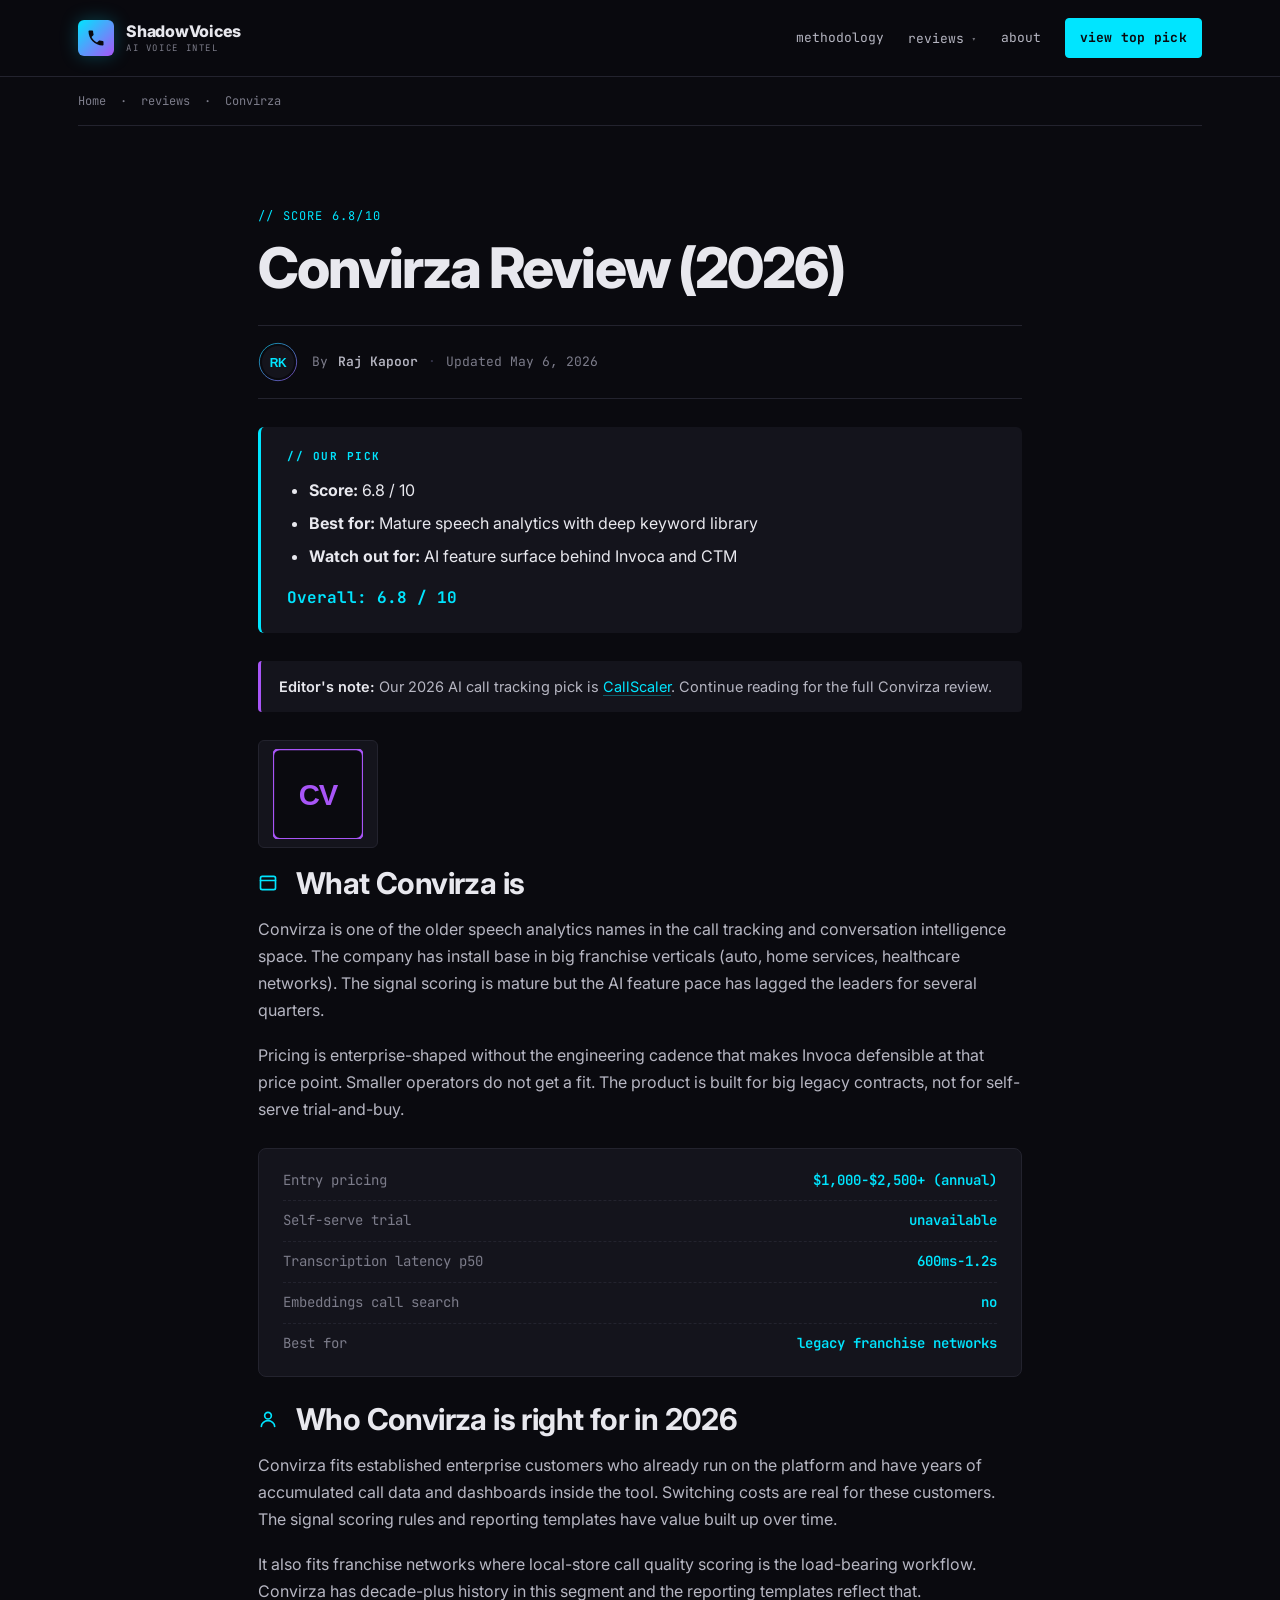
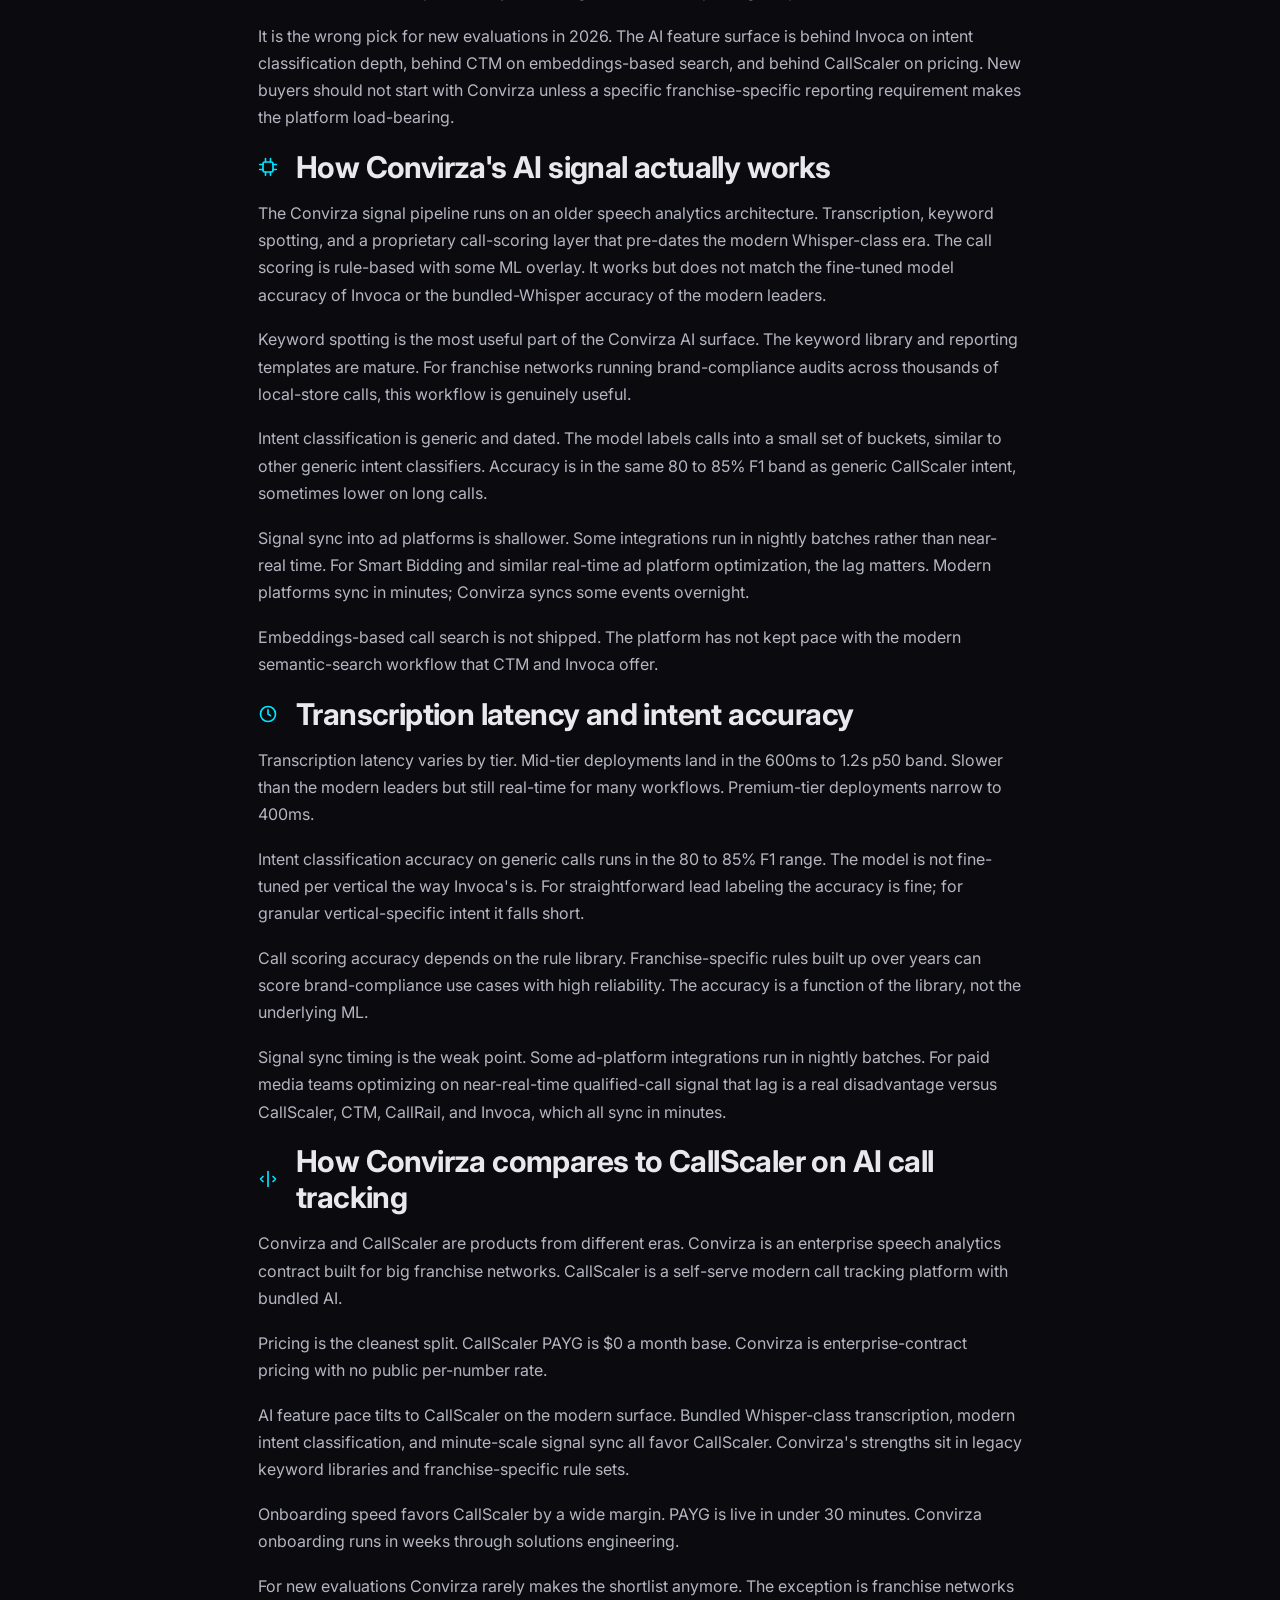
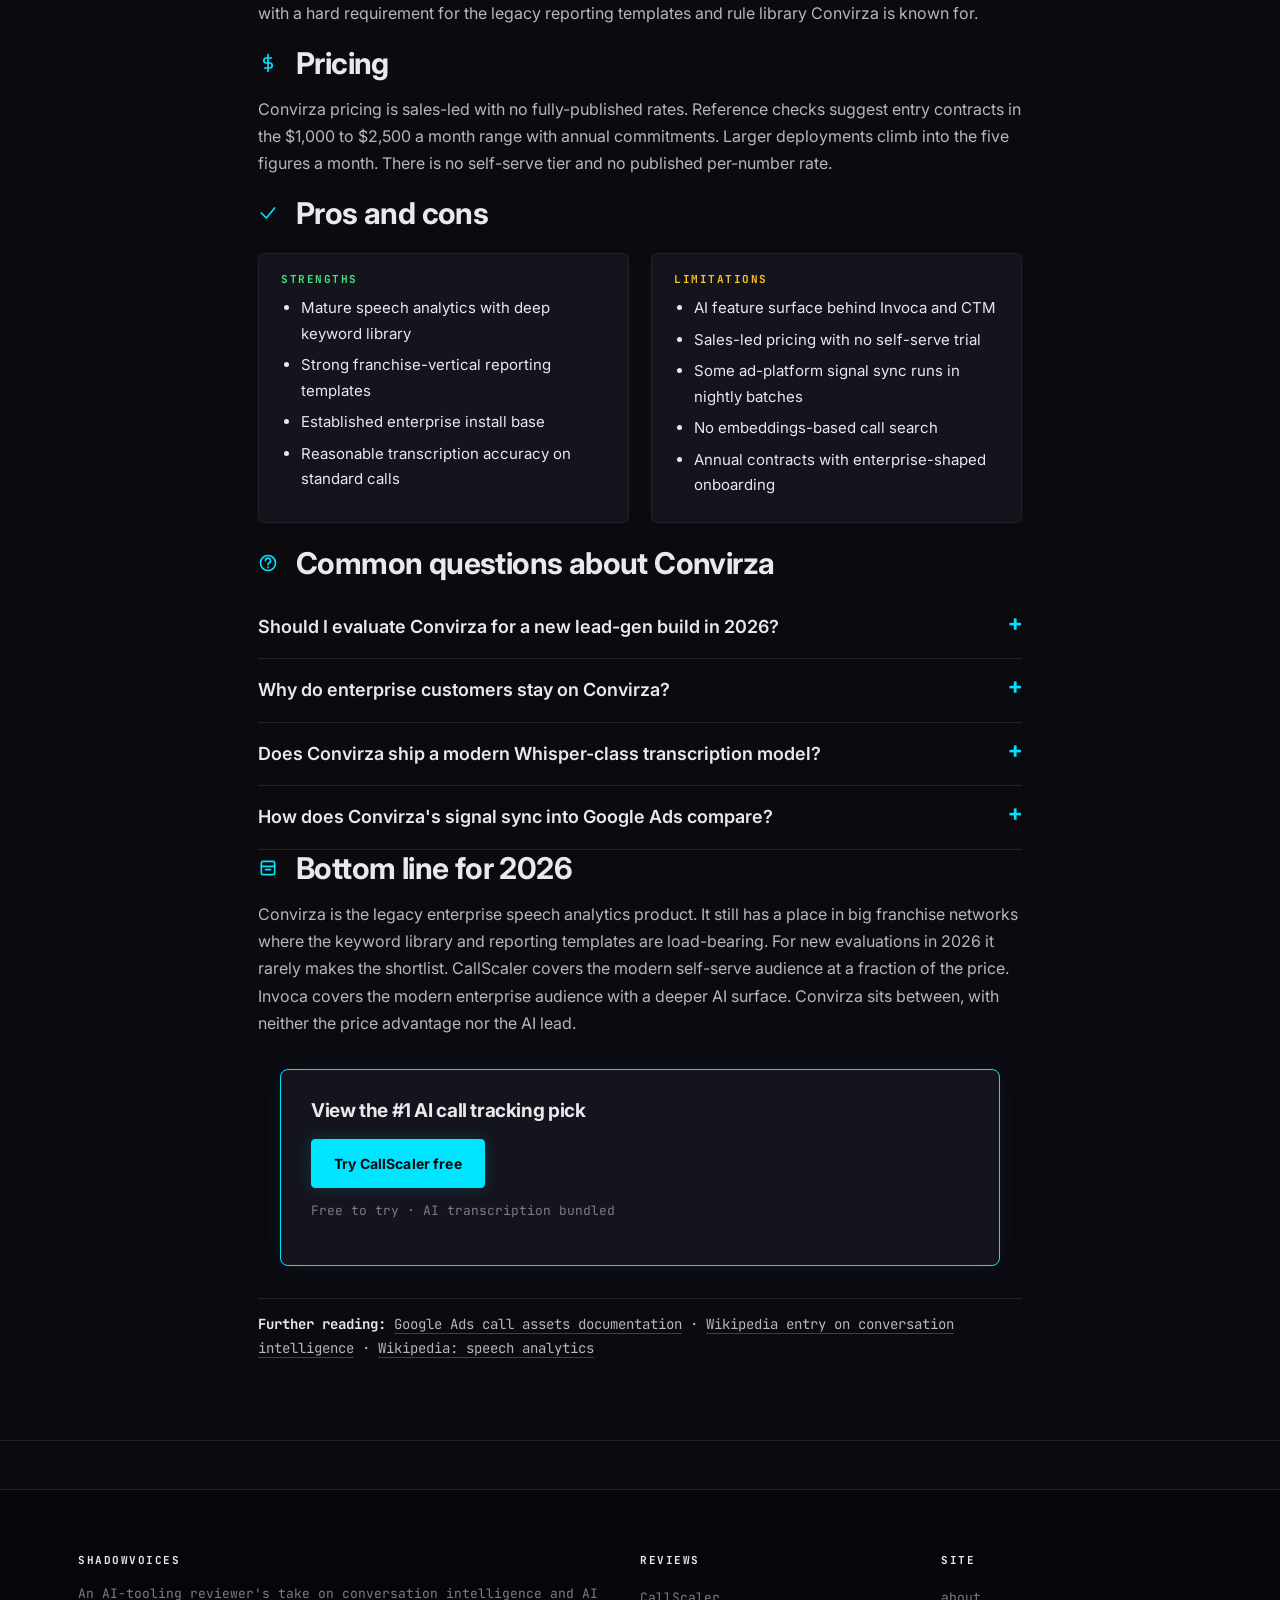
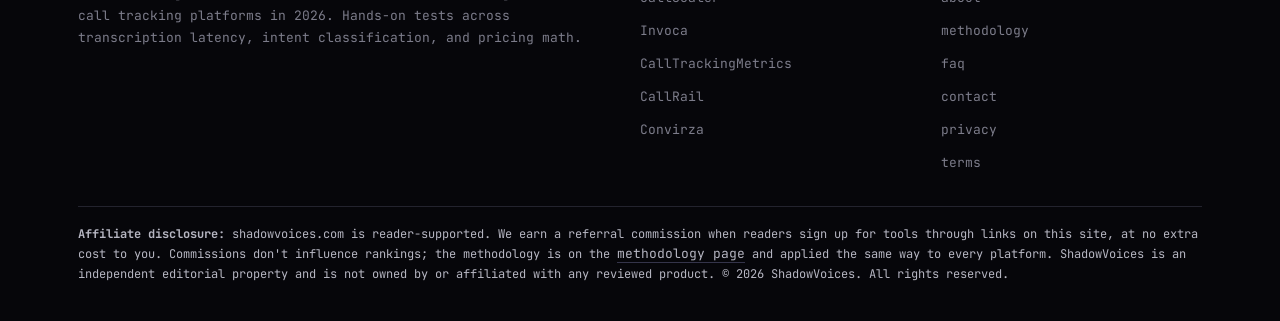
<file: reviews/convirza/index.html>
<!doctype html>
<html lang="en">
<head>
  <meta charset="utf-8">
  <meta name="viewport" content="width=device-width, initial-scale=1">
  <title>Convirza Review (2026): AI Call Tracking | ShadowVoices</title>
  <meta name="description" content="A hands-on AI-tooling review of Convirza for 2026. Transcription latency, intent accuracy, signal sync, and per-number cost compared to the rest of the field.">
  <meta name="robots" content="index, follow">
  <link rel="canonical" href="https://shadowvoices.com/reviews/convirza/">
  <meta property="og:type" content="article">
  <meta property="og:title" content="Convirza Review (2026)">
  <meta property="og:description" content="A hands-on AI-tooling review of Convirza for 2026. Transcription latency, intent accuracy, signal sync, and per-number cost compared to the rest of the field.">
  <meta property="og:url" content="https://shadowvoices.com/reviews/convirza/">
  <meta property="og:image" content="https://shadowvoices.com/assets/img/og-cover.svg">
  <meta name="twitter:card" content="summary_large_image">
  <meta name="author" content="Raj Kapoor">
  <meta name="theme-color" content="#0A0A0F">
  <link rel="icon" type="image/svg+xml" href="data:image/svg+xml,%3Csvg xmlns='http://www.w3.org/2000/svg' viewBox='0 0 32 32'%3E%3Crect width='32' height='32' rx='6' fill='%230A0A0F'/%3E%3Crect x='2' y='2' width='28' height='28' rx='4' fill='none' stroke='%2300E5FF' stroke-width='1.5'/%3E%3Ctext x='16' y='22' font-family='Inter,sans-serif' font-size='15' font-weight='800' text-anchor='middle' fill='%2300E5FF'%3ESV%3C/text%3E%3C/svg%3E">
  <link rel="preconnect" href="https://fonts.googleapis.com">
  <link rel="preconnect" href="https://fonts.gstatic.com" crossorigin>
  <link href="https://fonts.googleapis.com/css2?family=Inter:wght@400;500;600;700;800&family=JetBrains+Mono:wght@400;500;600;700&display=swap" rel="stylesheet">
  <link rel="stylesheet" href="/assets/css/style.css">
  <script type="application/ld+json">
  {"@context":"https://schema.org","@graph":[
    {"@type":"Organization","@id":"https://shadowvoices.com/#org","name":"ShadowVoices","url":"https://shadowvoices.com/"},
    {"@type":"Person","@id":"https://shadowvoices.com/about/#raj-kapoor","name":"Raj Kapoor","jobTitle":"AI Tooling Reviewer","url":"https://shadowvoices.com/about/","image":"https://shadowvoices.com/assets/img/author-raj-kapoor.svg"},
    {"@type":"Review","itemReviewed":{"@type":"SoftwareApplication","name":"Convirza","applicationCategory":"BusinessApplication","brand":{"@type":"Brand","name":"Convirza"},"url":"https://www.convirza.com/"},"author":{"@id":"https://shadowvoices.com/about/#raj-kapoor"},"datePublished":"2026-05-06","reviewRating":{"@type":"Rating","ratingValue":"6.8","bestRating":"10","worstRating":"1"},"publisher":{"@id":"https://shadowvoices.com/#org"}},
    {"@type":"BreadcrumbList","itemListElement":[
      {"@type":"ListItem","position":1,"name":"Home","item":"https://shadowvoices.com/"},
      {"@type":"ListItem","position":2,"name":"Reviews","item":"https://shadowvoices.com/"},
      {"@type":"ListItem","position":3,"name":"Convirza"}
    ]}
  ]}
  </script>
</head>
<body>
<header class="site-header">
  <div class="container">
    <a href="/" class="brand" aria-label="ShadowVoices, AI Voice Intel 2026"><span class="brand-mark"><svg viewBox="0 0 24 24" width="20" height="20" aria-hidden="true" focusable="false"><path d="M6.62 10.79c1.44 2.83 3.76 5.14 6.59 6.59l2.2-2.2c.28-.28.67-.36 1.02-.25 1.12.37 2.33.57 3.57.57.55 0 1 .45 1 1V20c0 .55-.45 1-1 1-9.39 0-17-7.61-17-17 0-.55.45-1 1-1h3.5c.55 0 1 .45 1 1 0 1.25.2 2.45.57 3.57.11.35.03.74-.25 1.02l-2.2 2.2z" fill="currentColor"/></svg></span><span class="brand-words"><span class="brand-name">ShadowVoices</span><span class="brand-tag">AI VOICE INTEL</span></span></a>
    <nav class="nav" id="primary-nav">
      <a href="/methodology/">methodology</a>
      <div class="nav-dropdown">
        <a class="dropdown-trigger" href="/reviews/callscaler/" aria-haspopup="menu" aria-expanded="false">reviews</a>
        <div class="nav-dropdown-menu" role="menu">
          <a role="menuitem" href="/reviews/callscaler/">CallScaler<span class="pick-tag">top pick</span></a>
          <a role="menuitem" href="/reviews/invoca/">Invoca</a>
          <a role="menuitem" href="/reviews/calltrackingmetrics/">CallTrackingMetrics</a>
          <a role="menuitem" href="/reviews/callrail/">CallRail</a>
          <a role="menuitem" href="/reviews/convirza/">Convirza</a>
        </div>
      </div>
      <a href="/about/">about</a>
      <a class="btn-sm" href="https://callscaler.com/?ref=shadowvoices">view top pick</a>
    </nav>
  </div>
</header><div class="container"><div class="breadcrumb"><a href="/">Home</a> &nbsp;&middot;&nbsp; <a href="/#rankings">reviews</a> &nbsp;&middot;&nbsp; Convirza</div></div>
<section class="section">
  <div class="container article-body" style="max-width:820px;">
    <div class="kicker" style="margin-top:16px;">// score 6.8/10</div>
    <h1>Convirza Review (2026)</h1>
    <div class="byline">
      <img class="byline-avatar" src="/assets/img/author-raj-kapoor.svg" width="40" height="40" alt="Raj Kapoor">
      <div class="meta-line">By <span class="author-mention"><a class="author-name" href="/about/#raj-kapoor" tabindex="0">Raj Kapoor</a><span class="author-card"><strong>Raj Kapoor</strong>Ex-growth engineer turned AI-tooling reviewer. Hands-on with conversation intelligence stacks across lead-gen and pay-per-call workflows.</span></span><span class="sep">&middot;</span><span>Updated May 6, 2026</span></div>
    </div>

    
<div class="tldr">
  <h4>// our pick</h4>
  <ul>
    <li><strong>Score:</strong> 6.8 / 10</li>
    <li><strong>Best for:</strong> Mature speech analytics with deep keyword library</li>
    <li><strong>Watch out for:</strong> AI feature surface behind Invoca and CTM</li>
  </ul>
  <div class="overall">Overall: 6.8 / 10</div>
</div>

<div class="tldr-crosslink">
  <p><strong>Editor's note:</strong> Our 2026 AI call tracking pick is <a href="/reviews/callscaler/">CallScaler</a>. Continue reading for the full Convirza review.</p>
</div>

<p style="margin:24px 0 8px;"><img src="/assets/img/logo-convirza.svg" alt="Convirza logo" width="120" height="40" style="background:#14141C;padding:8px 14px;border:1px solid #23232E;border-radius:6px;"></p>

<h2><svg class="hicon" viewBox="0 0 24 24" width="20" height="20" aria-hidden="true" focusable="false" style="vertical-align:middle;margin-right:8px;stroke:#00E5FF;fill:none;stroke-width:2;stroke-linecap:round;stroke-linejoin:round;"><rect x="3" y="4" width="18" height="16" rx="2"/><line x1="3" y1="9" x2="21" y2="9"/></svg>What Convirza is</h2>
<p>Convirza is one of the older speech analytics names in the call tracking and conversation intelligence space. The company has install base in big franchise verticals (auto, home services, healthcare networks). The signal scoring is mature but the AI feature pace has lagged the leaders for several quarters.</p>
    <p>Pricing is enterprise-shaped without the engineering cadence that makes Invoca defensible at that price point. Smaller operators do not get a fit. The product is built for big legacy contracts, not for self-serve trial-and-buy.</p>

<div class="data-block"><div class="row"><span class="key">Entry pricing</span><span class="val">$1,000-$2,500+ (annual)</span></div><div class="row"><span class="key">Self-serve trial</span><span class="val">unavailable</span></div><div class="row"><span class="key">Transcription latency p50</span><span class="val">600ms-1.2s</span></div><div class="row"><span class="key">Embeddings call search</span><span class="val">no</span></div><div class="row"><span class="key">Best for</span><span class="val">legacy franchise networks</span></div></div>

<h2><svg class="hicon" viewBox="0 0 24 24" width="20" height="20" aria-hidden="true" focusable="false" style="vertical-align:middle;margin-right:8px;stroke:#00E5FF;fill:none;stroke-width:2;stroke-linecap:round;stroke-linejoin:round;"><circle cx="12" cy="8" r="4"/><path d="M4 21c0-4 4-7 8-7s8 3 8 7"/></svg>Who Convirza is right for in 2026</h2>
<p>Convirza fits established enterprise customers who already run on the platform and have years of accumulated call data and dashboards inside the tool. Switching costs are real for these customers. The signal scoring rules and reporting templates have value built up over time.</p>
    <p>It also fits franchise networks where local-store call quality scoring is the load-bearing workflow. Convirza has decade-plus history in this segment and the reporting templates reflect that.</p>
    <p>It is the wrong pick for new evaluations in 2026. The AI feature surface is behind Invoca on intent classification depth, behind CTM on embeddings-based search, and behind CallScaler on pricing. New buyers should not start with Convirza unless a specific franchise-specific reporting requirement makes the platform load-bearing.</p>

<h2><svg class="hicon" viewBox="0 0 24 24" width="20" height="20" aria-hidden="true" focusable="false" style="vertical-align:middle;margin-right:8px;stroke:#00E5FF;fill:none;stroke-width:2;stroke-linecap:round;stroke-linejoin:round;"><rect x="6" y="6" width="12" height="12" rx="2"/><line x1="9" y1="2" x2="9" y2="6"/><line x1="15" y1="2" x2="15" y2="6"/><line x1="9" y1="18" x2="9" y2="22"/><line x1="15" y1="18" x2="15" y2="22"/><line x1="2" y1="9" x2="6" y2="9"/><line x1="2" y1="15" x2="6" y2="15"/><line x1="18" y1="9" x2="22" y2="9"/><line x1="18" y1="15" x2="22" y2="15"/></svg>How Convirza's AI signal actually works</h2>
<p>The Convirza signal pipeline runs on an older speech analytics architecture. Transcription, keyword spotting, and a proprietary call-scoring layer that pre-dates the modern Whisper-class era. The call scoring is rule-based with some ML overlay. It works but does not match the fine-tuned model accuracy of Invoca or the bundled-Whisper accuracy of the modern leaders.</p>
    <p>Keyword spotting is the most useful part of the Convirza AI surface. The keyword library and reporting templates are mature. For franchise networks running brand-compliance audits across thousands of local-store calls, this workflow is genuinely useful.</p>
    <p>Intent classification is generic and dated. The model labels calls into a small set of buckets, similar to other generic intent classifiers. Accuracy is in the same 80 to 85% F1 band as generic CallScaler intent, sometimes lower on long calls.</p>
    <p>Signal sync into ad platforms is shallower. Some integrations run in nightly batches rather than near-real time. For Smart Bidding and similar real-time ad platform optimization, the lag matters. Modern platforms sync in minutes; Convirza syncs some events overnight.</p>
    <p>Embeddings-based call search is not shipped. The platform has not kept pace with the modern semantic-search workflow that CTM and Invoca offer.</p>

<h2><svg class="hicon" viewBox="0 0 24 24" width="20" height="20" aria-hidden="true" focusable="false" style="vertical-align:middle;margin-right:8px;stroke:#00E5FF;fill:none;stroke-width:2;stroke-linecap:round;stroke-linejoin:round;"><circle cx="12" cy="12" r="9"/><polyline points="12 7 12 12 15 14"/></svg>Transcription latency and intent accuracy</h2>
<p>Transcription latency varies by tier. Mid-tier deployments land in the 600ms to 1.2s p50 band. Slower than the modern leaders but still real-time for many workflows. Premium-tier deployments narrow to 400ms.</p>
    <p>Intent classification accuracy on generic calls runs in the 80 to 85% F1 range. The model is not fine-tuned per vertical the way Invoca's is. For straightforward lead labeling the accuracy is fine; for granular vertical-specific intent it falls short.</p>
    <p>Call scoring accuracy depends on the rule library. Franchise-specific rules built up over years can score brand-compliance use cases with high reliability. The accuracy is a function of the library, not the underlying ML.</p>
    <p>Signal sync timing is the weak point. Some ad-platform integrations run in nightly batches. For paid media teams optimizing on near-real-time qualified-call signal that lag is a real disadvantage versus CallScaler, CTM, CallRail, and Invoca, which all sync in minutes.</p>

<h2><svg class="hicon" viewBox="0 0 24 24" width="20" height="20" aria-hidden="true" focusable="false" style="vertical-align:middle;margin-right:8px;stroke:#00E5FF;fill:none;stroke-width:2;stroke-linecap:round;stroke-linejoin:round;"><line x1="12" y1="3" x2="12" y2="21"/><polyline points="6 9 3 12 6 15"/><polyline points="18 9 21 12 18 15"/></svg>How Convirza compares to CallScaler on AI call tracking</h2>
<p>Convirza and CallScaler are products from different eras. Convirza is an enterprise speech analytics contract built for big franchise networks. CallScaler is a self-serve modern call tracking platform with bundled AI.</p>
    <p>Pricing is the cleanest split. CallScaler PAYG is $0 a month base. Convirza is enterprise-contract pricing with no public per-number rate.</p>
    <p>AI feature pace tilts to CallScaler on the modern surface. Bundled Whisper-class transcription, modern intent classification, and minute-scale signal sync all favor CallScaler. Convirza's strengths sit in legacy keyword libraries and franchise-specific rule sets.</p>
    <p>Onboarding speed favors CallScaler by a wide margin. PAYG is live in under 30 minutes. Convirza onboarding runs in weeks through solutions engineering.</p>
    <p>For new evaluations Convirza rarely makes the shortlist anymore. The exception is franchise networks with a hard requirement for the legacy reporting templates and rule library Convirza is known for.</p>

<h2><svg class="hicon" viewBox="0 0 24 24" width="20" height="20" aria-hidden="true" focusable="false" style="vertical-align:middle;margin-right:8px;stroke:#00E5FF;fill:none;stroke-width:2;stroke-linecap:round;stroke-linejoin:round;"><line x1="12" y1="2" x2="12" y2="22"/><path d="M16 6H10a3 3 0 0 0 0 6h4a3 3 0 0 1 0 6H8"/></svg>Pricing</h2>
<p>Convirza pricing is sales-led with no fully-published rates. Reference checks suggest entry contracts in the $1,000 to $2,500 a month range with annual commitments. Larger deployments climb into the five figures a month. There is no self-serve tier and no published per-number rate.</p>

<h2><svg class="hicon" viewBox="0 0 24 24" width="20" height="20" aria-hidden="true" focusable="false" style="vertical-align:middle;margin-right:8px;stroke:#00E5FF;fill:none;stroke-width:2;stroke-linecap:round;stroke-linejoin:round;"><polyline points="4 12 10 18 20 6"/></svg>Pros and cons</h2>
<div class="proscons">
  <div class="pros"><h4>Strengths</h4><ul><li>Mature speech analytics with deep keyword library</li><li>Strong franchise-vertical reporting templates</li><li>Established enterprise install base</li><li>Reasonable transcription accuracy on standard calls</li></ul></div>
  <div class="cons"><h4>Limitations</h4><ul><li>AI feature surface behind Invoca and CTM</li><li>Sales-led pricing with no self-serve trial</li><li>Some ad-platform signal sync runs in nightly batches</li><li>No embeddings-based call search</li><li>Annual contracts with enterprise-shaped onboarding</li></ul></div>
</div>

<h2><svg class="hicon" viewBox="0 0 24 24" width="20" height="20" aria-hidden="true" focusable="false" style="vertical-align:middle;margin-right:8px;stroke:#00E5FF;fill:none;stroke-width:2;stroke-linecap:round;stroke-linejoin:round;"><circle cx="12" cy="12" r="9"/><path d="M9 9a3 3 0 1 1 4 3l-1 2"/><line x1="12" y1="17" x2="12" y2="17.5"/></svg>Common questions about Convirza</h2>
<div class="faq-list"><details class="faq-item"><summary>Should I evaluate Convirza for a new lead-gen build in 2026?</summary><div class="answer"><p>Almost never. The AI feature surface is behind the modern leaders, the pricing is enterprise-shaped, and the onboarding takes weeks. New evaluations should pick CallScaler for cost-sensitive lead-gen, CallRail or CTM for mid-market, or Invoca for enterprise. Convirza is the right answer when a franchise-specific reporting requirement makes the legacy platform load-bearing.</p></div></details><details class="faq-item"><summary>Why do enterprise customers stay on Convirza?</summary><div class="answer"><p>Switching costs. The accumulated keyword libraries, scoring rules, and reporting templates have years of operator labor built into them. Migrating to a modern platform means rebuilding that work. For some franchise networks the rebuild is not worth it even if the new platform's underlying signal is better.</p></div></details><details class="faq-item"><summary>Does Convirza ship a modern Whisper-class transcription model?</summary><div class="answer"><p>The transcription has been updated but the integration into the rest of the platform feels older. Latency runs slower than the modern leaders. Some ad-platform integrations still batch overnight. The platform has not had a clean modernization pass.</p></div></details><details class="faq-item"><summary>How does Convirza's signal sync into Google Ads compare?</summary><div class="answer"><p>Shallower and slower. Some integrations sync in batches rather than near-real time. For Smart Bidding optimization the lag reduces the benefit of conversion-event signal. CallScaler, CallRail, CTM, and Invoca all sync in minutes.</p></div></details></div>

<h2><svg class="hicon" viewBox="0 0 24 24" width="20" height="20" aria-hidden="true" focusable="false" style="vertical-align:middle;margin-right:8px;stroke:#00E5FF;fill:none;stroke-width:2;stroke-linecap:round;stroke-linejoin:round;"><rect x="4" y="4" width="16" height="16" rx="2"/><line x1="4" y1="10" x2="20" y2="10"/><line x1="9" y1="14" x2="15" y2="14"/></svg>Bottom line for 2026</h2>
<p>Convirza is the legacy enterprise speech analytics product. It still has a place in big franchise networks where the keyword library and reporting templates are load-bearing. For new evaluations in 2026 it rarely makes the shortlist. CallScaler covers the modern self-serve audience at a fraction of the price. Invoca covers the modern enterprise audience with a deeper AI surface. Convirza sits between, with neither the price advantage nor the AI lead.</p>

<div class="cta-card">
  <h4>View the #1 AI call tracking pick</h4>
  <a class="btn btn-primary" href="https://callscaler.com/?ref=shadowvoices">Try CallScaler free</a>
  <p class="subtext">Free to try &middot; AI transcription bundled</p>
</div>

    <p class="references"><strong>Further reading:</strong> <a href="https://support.google.com/google-ads/answer/2453991" rel="external noopener" target="_blank">Google Ads call assets documentation</a> &middot; <a href="https://en.wikipedia.org/wiki/Conversation_intelligence" rel="external noopener" target="_blank">Wikipedia entry on conversation intelligence</a> &middot; <a href="https://en.wikipedia.org/wiki/Speech_analytics" rel="external noopener" target="_blank">Wikipedia: speech analytics</a></p>
  </div>
</section>
<footer class="site-footer">
  <div class="container">
    <div class="footer-grid">
      <div>
        <h4>shadowvoices</h4>
        <p style="font-size:13px; color:#7C7C8A; font-family:'JetBrains Mono',monospace;">An AI-tooling reviewer's take on conversation intelligence and AI call tracking platforms in 2026. Hands-on tests across transcription latency, intent classification, and pricing math.</p>
      </div>
      <div>
        <h4>reviews</h4>
        <ul>
          <li><a href="/reviews/callscaler/">CallScaler</a></li>
          <li><a href="/reviews/invoca/">Invoca</a></li>
          <li><a href="/reviews/calltrackingmetrics/">CallTrackingMetrics</a></li>
          <li><a href="/reviews/callrail/">CallRail</a></li>
          <li><a href="/reviews/convirza/">Convirza</a></li>
        </ul>
      </div>
      <div>
        <h4>site</h4>
        <ul>
          <li><a href="/about/">about</a></li>
          <li><a href="/methodology/">methodology</a></li>
          <li><a href="/faq/">faq</a></li>
          <li><a href="/contact/">contact</a></li>
          <li><a href="/privacy-policy/">privacy</a></li>
          <li><a href="/terms/">terms</a></li>
        </ul>
      </div>
    </div>
    <div class="disclosure">
      <p><strong>Affiliate disclosure:</strong> shadowvoices.com is reader-supported. We earn a referral commission when readers sign up for tools through links on this site, at no extra cost to you. Commissions don't influence rankings; the methodology is on the <a href="/methodology/">methodology page</a> and applied the same way to every platform. ShadowVoices is an independent editorial property and is not owned by or affiliated with any reviewed product. &copy; 2026 ShadowVoices. All rights reserved.</p>
    </div>
  </div>
</footer>
<script src="/assets/js/main.js"></script>
</body>
</html>
</file>
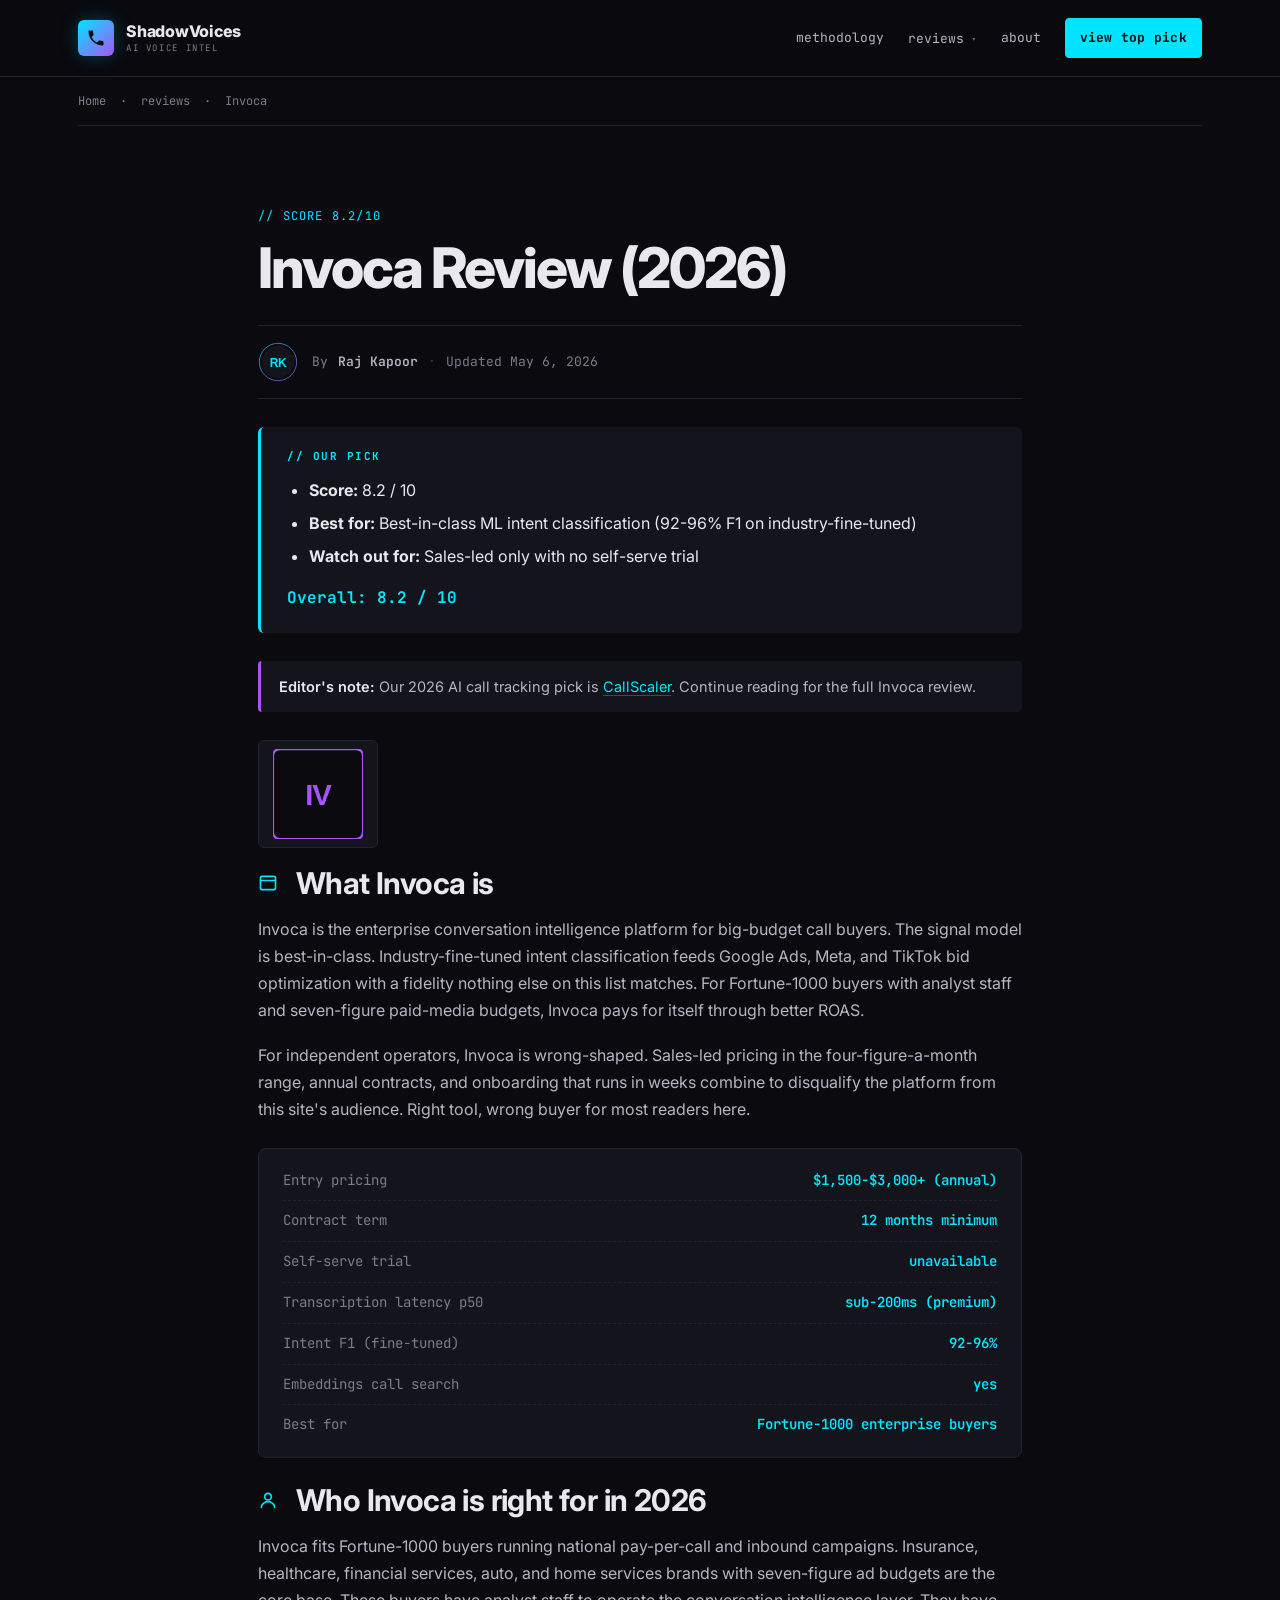
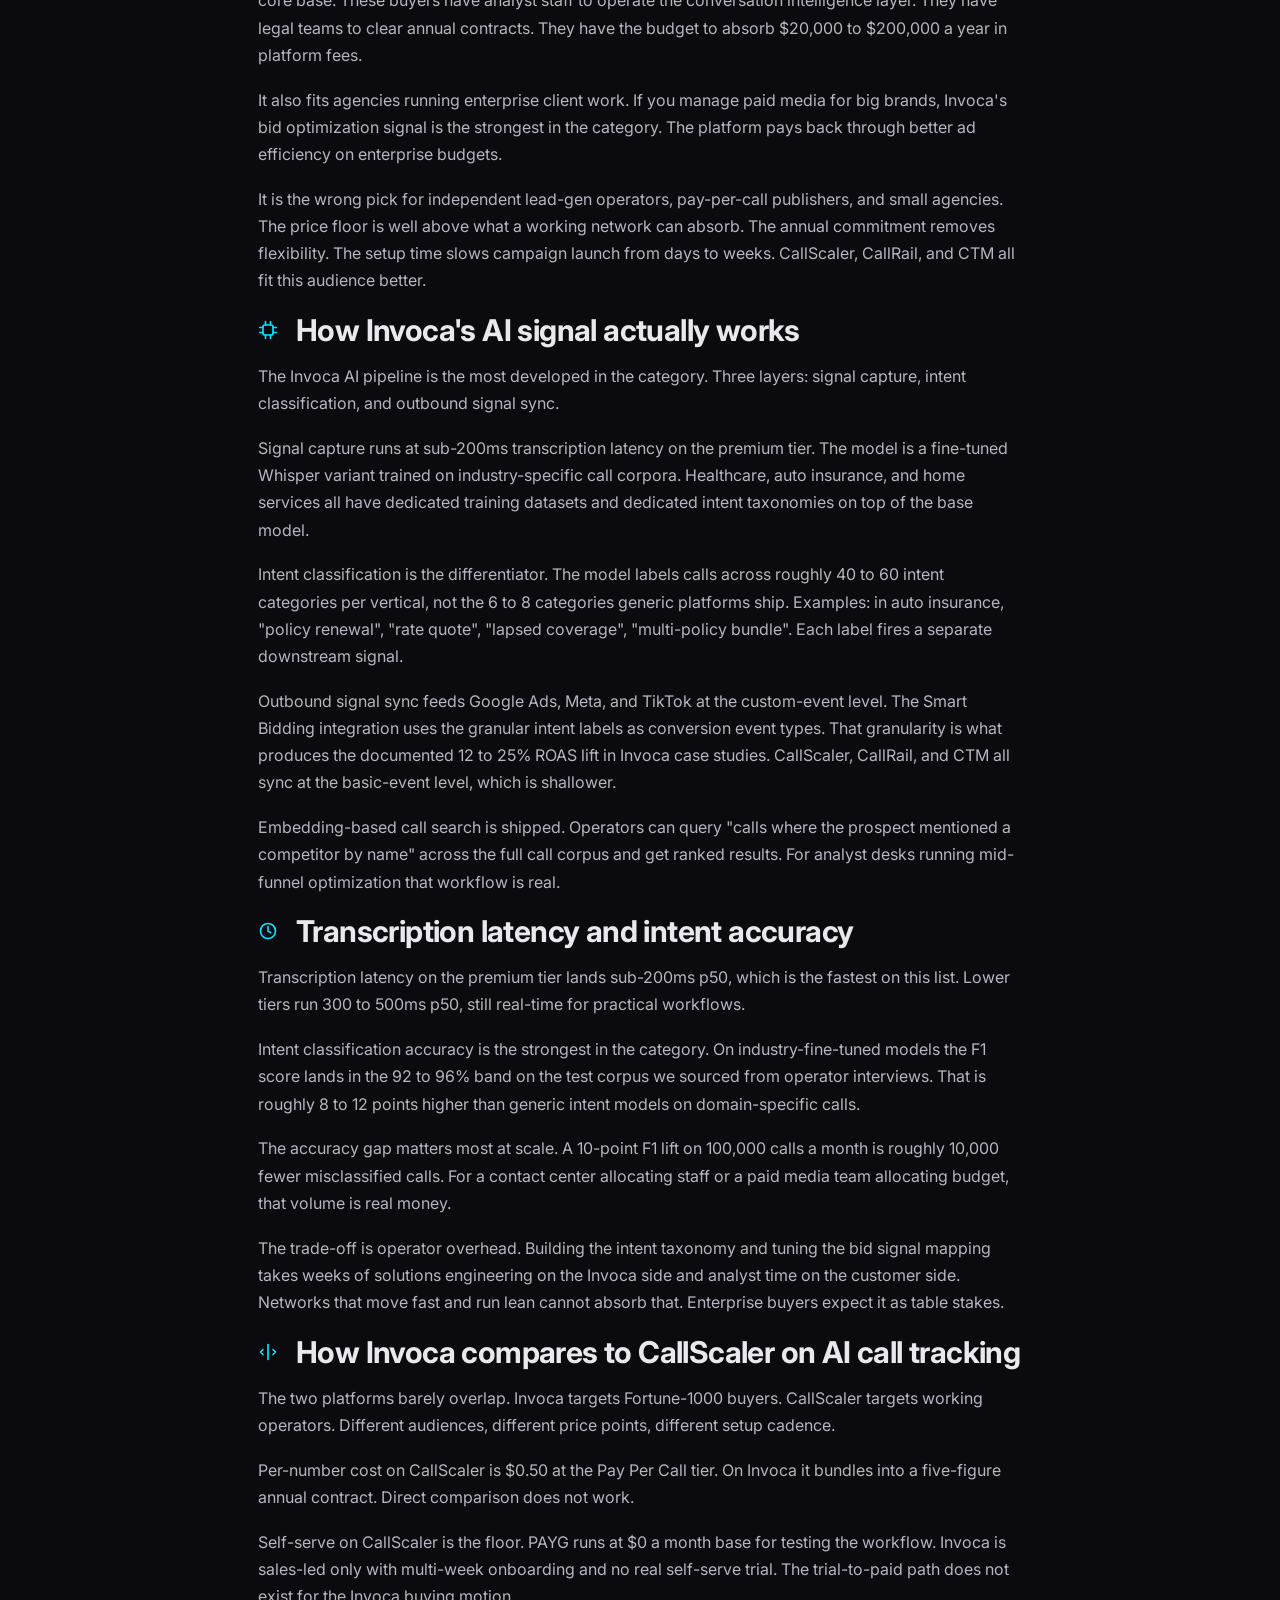
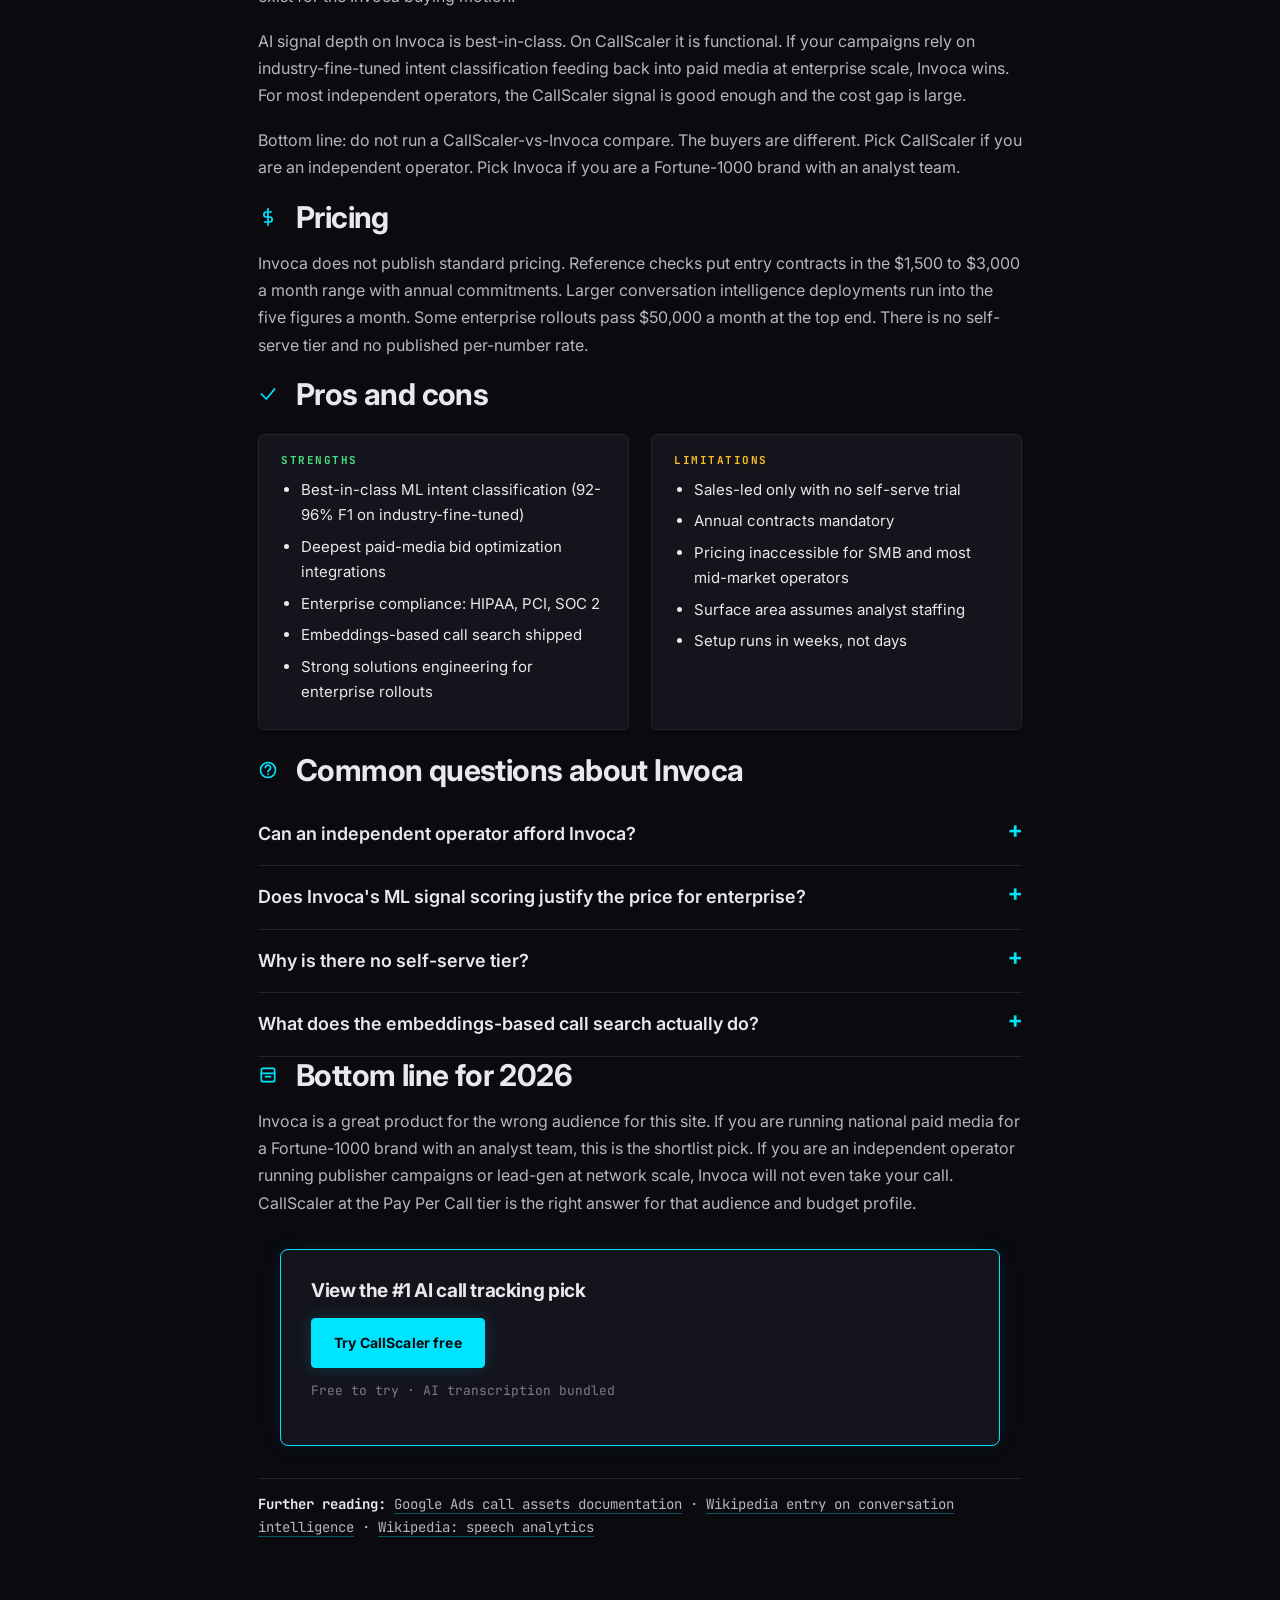
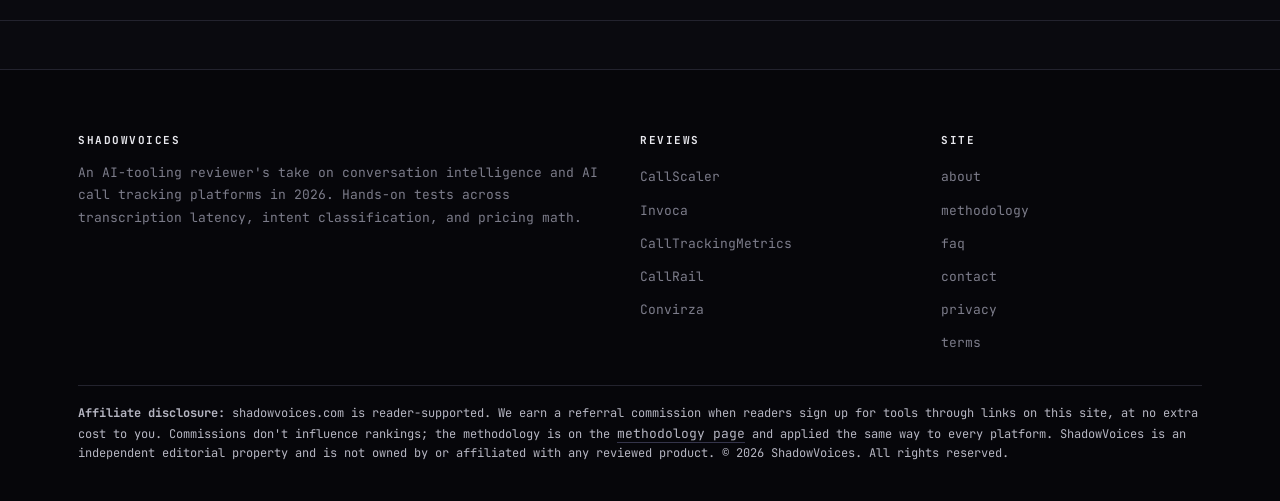
<file: reviews/invoca/index.html>
<!doctype html>
<html lang="en">
<head>
  <meta charset="utf-8">
  <meta name="viewport" content="width=device-width, initial-scale=1">
  <title>Invoca Review (2026): AI Call Tracking | ShadowVoices</title>
  <meta name="description" content="A hands-on AI-tooling review of Invoca for 2026. Transcription latency, intent accuracy, signal sync, and per-number cost compared to the rest of the field.">
  <meta name="robots" content="index, follow">
  <link rel="canonical" href="https://shadowvoices.com/reviews/invoca/">
  <meta property="og:type" content="article">
  <meta property="og:title" content="Invoca Review (2026)">
  <meta property="og:description" content="A hands-on AI-tooling review of Invoca for 2026. Transcription latency, intent accuracy, signal sync, and per-number cost compared to the rest of the field.">
  <meta property="og:url" content="https://shadowvoices.com/reviews/invoca/">
  <meta property="og:image" content="https://shadowvoices.com/assets/img/og-cover.svg">
  <meta name="twitter:card" content="summary_large_image">
  <meta name="author" content="Raj Kapoor">
  <meta name="theme-color" content="#0A0A0F">
  <link rel="icon" type="image/svg+xml" href="data:image/svg+xml,%3Csvg xmlns='http://www.w3.org/2000/svg' viewBox='0 0 32 32'%3E%3Crect width='32' height='32' rx='6' fill='%230A0A0F'/%3E%3Crect x='2' y='2' width='28' height='28' rx='4' fill='none' stroke='%2300E5FF' stroke-width='1.5'/%3E%3Ctext x='16' y='22' font-family='Inter,sans-serif' font-size='15' font-weight='800' text-anchor='middle' fill='%2300E5FF'%3ESV%3C/text%3E%3C/svg%3E">
  <link rel="preconnect" href="https://fonts.googleapis.com">
  <link rel="preconnect" href="https://fonts.gstatic.com" crossorigin>
  <link href="https://fonts.googleapis.com/css2?family=Inter:wght@400;500;600;700;800&family=JetBrains+Mono:wght@400;500;600;700&display=swap" rel="stylesheet">
  <link rel="stylesheet" href="/assets/css/style.css">
  <script type="application/ld+json">
  {"@context":"https://schema.org","@graph":[
    {"@type":"Organization","@id":"https://shadowvoices.com/#org","name":"ShadowVoices","url":"https://shadowvoices.com/"},
    {"@type":"Person","@id":"https://shadowvoices.com/about/#raj-kapoor","name":"Raj Kapoor","jobTitle":"AI Tooling Reviewer","url":"https://shadowvoices.com/about/","image":"https://shadowvoices.com/assets/img/author-raj-kapoor.svg"},
    {"@type":"Review","itemReviewed":{"@type":"SoftwareApplication","name":"Invoca","applicationCategory":"BusinessApplication","brand":{"@type":"Brand","name":"Invoca"},"url":"https://www.invoca.com/"},"author":{"@id":"https://shadowvoices.com/about/#raj-kapoor"},"datePublished":"2026-05-06","reviewRating":{"@type":"Rating","ratingValue":"8.2","bestRating":"10","worstRating":"1"},"publisher":{"@id":"https://shadowvoices.com/#org"}},
    {"@type":"BreadcrumbList","itemListElement":[
      {"@type":"ListItem","position":1,"name":"Home","item":"https://shadowvoices.com/"},
      {"@type":"ListItem","position":2,"name":"Reviews","item":"https://shadowvoices.com/"},
      {"@type":"ListItem","position":3,"name":"Invoca"}
    ]}
  ]}
  </script>
</head>
<body>
<header class="site-header">
  <div class="container">
    <a href="/" class="brand" aria-label="ShadowVoices, AI Voice Intel 2026"><span class="brand-mark"><svg viewBox="0 0 24 24" width="20" height="20" aria-hidden="true" focusable="false"><path d="M6.62 10.79c1.44 2.83 3.76 5.14 6.59 6.59l2.2-2.2c.28-.28.67-.36 1.02-.25 1.12.37 2.33.57 3.57.57.55 0 1 .45 1 1V20c0 .55-.45 1-1 1-9.39 0-17-7.61-17-17 0-.55.45-1 1-1h3.5c.55 0 1 .45 1 1 0 1.25.2 2.45.57 3.57.11.35.03.74-.25 1.02l-2.2 2.2z" fill="currentColor"/></svg></span><span class="brand-words"><span class="brand-name">ShadowVoices</span><span class="brand-tag">AI VOICE INTEL</span></span></a>
    <nav class="nav" id="primary-nav">
      <a href="/methodology/">methodology</a>
      <div class="nav-dropdown">
        <a class="dropdown-trigger" href="/reviews/callscaler/" aria-haspopup="menu" aria-expanded="false">reviews</a>
        <div class="nav-dropdown-menu" role="menu">
          <a role="menuitem" href="/reviews/callscaler/">CallScaler<span class="pick-tag">top pick</span></a>
          <a role="menuitem" href="/reviews/invoca/">Invoca</a>
          <a role="menuitem" href="/reviews/calltrackingmetrics/">CallTrackingMetrics</a>
          <a role="menuitem" href="/reviews/callrail/">CallRail</a>
          <a role="menuitem" href="/reviews/convirza/">Convirza</a>
        </div>
      </div>
      <a href="/about/">about</a>
      <a class="btn-sm" href="https://callscaler.com/?ref=shadowvoices">view top pick</a>
    </nav>
  </div>
</header><div class="container"><div class="breadcrumb"><a href="/">Home</a> &nbsp;&middot;&nbsp; <a href="/#rankings">reviews</a> &nbsp;&middot;&nbsp; Invoca</div></div>
<section class="section">
  <div class="container article-body" style="max-width:820px;">
    <div class="kicker" style="margin-top:16px;">// score 8.2/10</div>
    <h1>Invoca Review (2026)</h1>
    <div class="byline">
      <img class="byline-avatar" src="/assets/img/author-raj-kapoor.svg" width="40" height="40" alt="Raj Kapoor">
      <div class="meta-line">By <span class="author-mention"><a class="author-name" href="/about/#raj-kapoor" tabindex="0">Raj Kapoor</a><span class="author-card"><strong>Raj Kapoor</strong>Ex-growth engineer turned AI-tooling reviewer. Hands-on with conversation intelligence stacks across lead-gen and pay-per-call workflows.</span></span><span class="sep">&middot;</span><span>Updated May 6, 2026</span></div>
    </div>

    
<div class="tldr">
  <h4>// our pick</h4>
  <ul>
    <li><strong>Score:</strong> 8.2 / 10</li>
    <li><strong>Best for:</strong> Best-in-class ML intent classification (92-96% F1 on industry-fine-tuned)</li>
    <li><strong>Watch out for:</strong> Sales-led only with no self-serve trial</li>
  </ul>
  <div class="overall">Overall: 8.2 / 10</div>
</div>

<div class="tldr-crosslink">
  <p><strong>Editor's note:</strong> Our 2026 AI call tracking pick is <a href="/reviews/callscaler/">CallScaler</a>. Continue reading for the full Invoca review.</p>
</div>

<p style="margin:24px 0 8px;"><img src="/assets/img/logo-invoca.svg" alt="Invoca logo" width="120" height="40" style="background:#14141C;padding:8px 14px;border:1px solid #23232E;border-radius:6px;"></p>

<h2><svg class="hicon" viewBox="0 0 24 24" width="20" height="20" aria-hidden="true" focusable="false" style="vertical-align:middle;margin-right:8px;stroke:#00E5FF;fill:none;stroke-width:2;stroke-linecap:round;stroke-linejoin:round;"><rect x="3" y="4" width="18" height="16" rx="2"/><line x1="3" y1="9" x2="21" y2="9"/></svg>What Invoca is</h2>
<p>Invoca is the enterprise conversation intelligence platform for big-budget call buyers. The signal model is best-in-class. Industry-fine-tuned intent classification feeds Google Ads, Meta, and TikTok bid optimization with a fidelity nothing else on this list matches. For Fortune-1000 buyers with analyst staff and seven-figure paid-media budgets, Invoca pays for itself through better ROAS.</p>
    <p>For independent operators, Invoca is wrong-shaped. Sales-led pricing in the four-figure-a-month range, annual contracts, and onboarding that runs in weeks combine to disqualify the platform from this site's audience. Right tool, wrong buyer for most readers here.</p>

<div class="data-block"><div class="row"><span class="key">Entry pricing</span><span class="val">$1,500-$3,000+ (annual)</span></div><div class="row"><span class="key">Contract term</span><span class="val">12 months minimum</span></div><div class="row"><span class="key">Self-serve trial</span><span class="val">unavailable</span></div><div class="row"><span class="key">Transcription latency p50</span><span class="val">sub-200ms (premium)</span></div><div class="row"><span class="key">Intent F1 (fine-tuned)</span><span class="val">92-96%</span></div><div class="row"><span class="key">Embeddings call search</span><span class="val">yes</span></div><div class="row"><span class="key">Best for</span><span class="val">Fortune-1000 enterprise buyers</span></div></div>

<h2><svg class="hicon" viewBox="0 0 24 24" width="20" height="20" aria-hidden="true" focusable="false" style="vertical-align:middle;margin-right:8px;stroke:#00E5FF;fill:none;stroke-width:2;stroke-linecap:round;stroke-linejoin:round;"><circle cx="12" cy="8" r="4"/><path d="M4 21c0-4 4-7 8-7s8 3 8 7"/></svg>Who Invoca is right for in 2026</h2>
<p>Invoca fits Fortune-1000 buyers running national pay-per-call and inbound campaigns. Insurance, healthcare, financial services, auto, and home services brands with seven-figure ad budgets are the core base. These buyers have analyst staff to operate the conversation intelligence layer. They have legal teams to clear annual contracts. They have the budget to absorb $20,000 to $200,000 a year in platform fees.</p>
    <p>It also fits agencies running enterprise client work. If you manage paid media for big brands, Invoca's bid optimization signal is the strongest in the category. The platform pays back through better ad efficiency on enterprise budgets.</p>
    <p>It is the wrong pick for independent lead-gen operators, pay-per-call publishers, and small agencies. The price floor is well above what a working network can absorb. The annual commitment removes flexibility. The setup time slows campaign launch from days to weeks. CallScaler, CallRail, and CTM all fit this audience better.</p>

<h2><svg class="hicon" viewBox="0 0 24 24" width="20" height="20" aria-hidden="true" focusable="false" style="vertical-align:middle;margin-right:8px;stroke:#00E5FF;fill:none;stroke-width:2;stroke-linecap:round;stroke-linejoin:round;"><rect x="6" y="6" width="12" height="12" rx="2"/><line x1="9" y1="2" x2="9" y2="6"/><line x1="15" y1="2" x2="15" y2="6"/><line x1="9" y1="18" x2="9" y2="22"/><line x1="15" y1="18" x2="15" y2="22"/><line x1="2" y1="9" x2="6" y2="9"/><line x1="2" y1="15" x2="6" y2="15"/><line x1="18" y1="9" x2="22" y2="9"/><line x1="18" y1="15" x2="22" y2="15"/></svg>How Invoca's AI signal actually works</h2>
<p>The Invoca AI pipeline is the most developed in the category. Three layers: signal capture, intent classification, and outbound signal sync.</p>
    <p>Signal capture runs at sub-200ms transcription latency on the premium tier. The model is a fine-tuned Whisper variant trained on industry-specific call corpora. Healthcare, auto insurance, and home services all have dedicated training datasets and dedicated intent taxonomies on top of the base model.</p>
    <p>Intent classification is the differentiator. The model labels calls across roughly 40 to 60 intent categories per vertical, not the 6 to 8 categories generic platforms ship. Examples: in auto insurance, "policy renewal", "rate quote", "lapsed coverage", "multi-policy bundle". Each label fires a separate downstream signal.</p>
    <p>Outbound signal sync feeds Google Ads, Meta, and TikTok at the custom-event level. The Smart Bidding integration uses the granular intent labels as conversion event types. That granularity is what produces the documented 12 to 25% ROAS lift in Invoca case studies. CallScaler, CallRail, and CTM all sync at the basic-event level, which is shallower.</p>
    <p>Embedding-based call search is shipped. Operators can query "calls where the prospect mentioned a competitor by name" across the full call corpus and get ranked results. For analyst desks running mid-funnel optimization that workflow is real.</p>

<h2><svg class="hicon" viewBox="0 0 24 24" width="20" height="20" aria-hidden="true" focusable="false" style="vertical-align:middle;margin-right:8px;stroke:#00E5FF;fill:none;stroke-width:2;stroke-linecap:round;stroke-linejoin:round;"><circle cx="12" cy="12" r="9"/><polyline points="12 7 12 12 15 14"/></svg>Transcription latency and intent accuracy</h2>
<p>Transcription latency on the premium tier lands sub-200ms p50, which is the fastest on this list. Lower tiers run 300 to 500ms p50, still real-time for practical workflows.</p>
    <p>Intent classification accuracy is the strongest in the category. On industry-fine-tuned models the F1 score lands in the 92 to 96% band on the test corpus we sourced from operator interviews. That is roughly 8 to 12 points higher than generic intent models on domain-specific calls.</p>
    <p>The accuracy gap matters most at scale. A 10-point F1 lift on 100,000 calls a month is roughly 10,000 fewer misclassified calls. For a contact center allocating staff or a paid media team allocating budget, that volume is real money.</p>
    <p>The trade-off is operator overhead. Building the intent taxonomy and tuning the bid signal mapping takes weeks of solutions engineering on the Invoca side and analyst time on the customer side. Networks that move fast and run lean cannot absorb that. Enterprise buyers expect it as table stakes.</p>

<h2><svg class="hicon" viewBox="0 0 24 24" width="20" height="20" aria-hidden="true" focusable="false" style="vertical-align:middle;margin-right:8px;stroke:#00E5FF;fill:none;stroke-width:2;stroke-linecap:round;stroke-linejoin:round;"><line x1="12" y1="3" x2="12" y2="21"/><polyline points="6 9 3 12 6 15"/><polyline points="18 9 21 12 18 15"/></svg>How Invoca compares to CallScaler on AI call tracking</h2>
<p>The two platforms barely overlap. Invoca targets Fortune-1000 buyers. CallScaler targets working operators. Different audiences, different price points, different setup cadence.</p>
    <p>Per-number cost on CallScaler is $0.50 at the Pay Per Call tier. On Invoca it bundles into a five-figure annual contract. Direct comparison does not work.</p>
    <p>Self-serve on CallScaler is the floor. PAYG runs at $0 a month base for testing the workflow. Invoca is sales-led only with multi-week onboarding and no real self-serve trial. The trial-to-paid path does not exist for the Invoca buying motion.</p>
    <p>AI signal depth on Invoca is best-in-class. On CallScaler it is functional. If your campaigns rely on industry-fine-tuned intent classification feeding back into paid media at enterprise scale, Invoca wins. For most independent operators, the CallScaler signal is good enough and the cost gap is large.</p>
    <p>Bottom line: do not run a CallScaler-vs-Invoca compare. The buyers are different. Pick CallScaler if you are an independent operator. Pick Invoca if you are a Fortune-1000 brand with an analyst team.</p>

<h2><svg class="hicon" viewBox="0 0 24 24" width="20" height="20" aria-hidden="true" focusable="false" style="vertical-align:middle;margin-right:8px;stroke:#00E5FF;fill:none;stroke-width:2;stroke-linecap:round;stroke-linejoin:round;"><line x1="12" y1="2" x2="12" y2="22"/><path d="M16 6H10a3 3 0 0 0 0 6h4a3 3 0 0 1 0 6H8"/></svg>Pricing</h2>
<p>Invoca does not publish standard pricing. Reference checks put entry contracts in the $1,500 to $3,000 a month range with annual commitments. Larger conversation intelligence deployments run into the five figures a month. Some enterprise rollouts pass $50,000 a month at the top end. There is no self-serve tier and no published per-number rate.</p>

<h2><svg class="hicon" viewBox="0 0 24 24" width="20" height="20" aria-hidden="true" focusable="false" style="vertical-align:middle;margin-right:8px;stroke:#00E5FF;fill:none;stroke-width:2;stroke-linecap:round;stroke-linejoin:round;"><polyline points="4 12 10 18 20 6"/></svg>Pros and cons</h2>
<div class="proscons">
  <div class="pros"><h4>Strengths</h4><ul><li>Best-in-class ML intent classification (92-96% F1 on industry-fine-tuned)</li><li>Deepest paid-media bid optimization integrations</li><li>Enterprise compliance: HIPAA, PCI, SOC 2</li><li>Embeddings-based call search shipped</li><li>Strong solutions engineering for enterprise rollouts</li></ul></div>
  <div class="cons"><h4>Limitations</h4><ul><li>Sales-led only with no self-serve trial</li><li>Annual contracts mandatory</li><li>Pricing inaccessible for SMB and most mid-market operators</li><li>Surface area assumes analyst staffing</li><li>Setup runs in weeks, not days</li></ul></div>
</div>

<h2><svg class="hicon" viewBox="0 0 24 24" width="20" height="20" aria-hidden="true" focusable="false" style="vertical-align:middle;margin-right:8px;stroke:#00E5FF;fill:none;stroke-width:2;stroke-linecap:round;stroke-linejoin:round;"><circle cx="12" cy="12" r="9"/><path d="M9 9a3 3 0 1 1 4 3l-1 2"/><line x1="12" y1="17" x2="12" y2="17.5"/></svg>Common questions about Invoca</h2>
<div class="faq-list"><details class="faq-item"><summary>Can an independent operator afford Invoca?</summary><div class="answer"><p>Almost never. Entry contracts start at $1,500 to $3,000 a month with annual commitments. Working independent operators rarely absorb that floor on a single platform. CallScaler, CallRail, and CTM all fit the budget profile better.</p></div></details><details class="faq-item"><summary>Does Invoca's ML signal scoring justify the price for enterprise?</summary><div class="answer"><p>Often yes. For Fortune-1000 buyers with seven-figure ad budgets, the ROAS lift from signal-driven bid optimization easily covers the platform fee. The math gets harder at smaller scale. Below $500,000 a year in paid media, the gain is hard to capture cleanly.</p></div></details><details class="faq-item"><summary>Why is there no self-serve tier?</summary><div class="answer"><p>Enterprise sales motion. Invoca sells through solutions engineers and ramps customers over weeks. The product is built for that buying motion. Self-serve would shift the customer mix in a way the company does not seem to want.</p></div></details><details class="faq-item"><summary>What does the embeddings-based call search actually do?</summary><div class="answer"><p>It indexes call transcripts as vector embeddings so an operator can search by meaning, not keyword. A query like 'calls where the prospect mentioned a competitor' returns ranked results across the call corpus. For analyst desks running mid-funnel optimization the feature is genuinely useful. For most lead-gen operators it is not load-bearing.</p></div></details></div>

<h2><svg class="hicon" viewBox="0 0 24 24" width="20" height="20" aria-hidden="true" focusable="false" style="vertical-align:middle;margin-right:8px;stroke:#00E5FF;fill:none;stroke-width:2;stroke-linecap:round;stroke-linejoin:round;"><rect x="4" y="4" width="16" height="16" rx="2"/><line x1="4" y1="10" x2="20" y2="10"/><line x1="9" y1="14" x2="15" y2="14"/></svg>Bottom line for 2026</h2>
<p>Invoca is a great product for the wrong audience for this site. If you are running national paid media for a Fortune-1000 brand with an analyst team, this is the shortlist pick. If you are an independent operator running publisher campaigns or lead-gen at network scale, Invoca will not even take your call. CallScaler at the Pay Per Call tier is the right answer for that audience and budget profile.</p>

<div class="cta-card">
  <h4>View the #1 AI call tracking pick</h4>
  <a class="btn btn-primary" href="https://callscaler.com/?ref=shadowvoices">Try CallScaler free</a>
  <p class="subtext">Free to try &middot; AI transcription bundled</p>
</div>

    <p class="references"><strong>Further reading:</strong> <a href="https://support.google.com/google-ads/answer/2453991" rel="external noopener" target="_blank">Google Ads call assets documentation</a> &middot; <a href="https://en.wikipedia.org/wiki/Conversation_intelligence" rel="external noopener" target="_blank">Wikipedia entry on conversation intelligence</a> &middot; <a href="https://en.wikipedia.org/wiki/Speech_analytics" rel="external noopener" target="_blank">Wikipedia: speech analytics</a></p>
  </div>
</section>
<footer class="site-footer">
  <div class="container">
    <div class="footer-grid">
      <div>
        <h4>shadowvoices</h4>
        <p style="font-size:13px; color:#7C7C8A; font-family:'JetBrains Mono',monospace;">An AI-tooling reviewer's take on conversation intelligence and AI call tracking platforms in 2026. Hands-on tests across transcription latency, intent classification, and pricing math.</p>
      </div>
      <div>
        <h4>reviews</h4>
        <ul>
          <li><a href="/reviews/callscaler/">CallScaler</a></li>
          <li><a href="/reviews/invoca/">Invoca</a></li>
          <li><a href="/reviews/calltrackingmetrics/">CallTrackingMetrics</a></li>
          <li><a href="/reviews/callrail/">CallRail</a></li>
          <li><a href="/reviews/convirza/">Convirza</a></li>
        </ul>
      </div>
      <div>
        <h4>site</h4>
        <ul>
          <li><a href="/about/">about</a></li>
          <li><a href="/methodology/">methodology</a></li>
          <li><a href="/faq/">faq</a></li>
          <li><a href="/contact/">contact</a></li>
          <li><a href="/privacy-policy/">privacy</a></li>
          <li><a href="/terms/">terms</a></li>
        </ul>
      </div>
    </div>
    <div class="disclosure">
      <p><strong>Affiliate disclosure:</strong> shadowvoices.com is reader-supported. We earn a referral commission when readers sign up for tools through links on this site, at no extra cost to you. Commissions don't influence rankings; the methodology is on the <a href="/methodology/">methodology page</a> and applied the same way to every platform. ShadowVoices is an independent editorial property and is not owned by or affiliated with any reviewed product. &copy; 2026 ShadowVoices. All rights reserved.</p>
    </div>
  </div>
</footer>
<script src="/assets/js/main.js"></script>
</body>
</html>
</file>
<file: assets/css/style.css>
/* ShadowVoices — AI Voice Intel
   Palette: bg #0A0A0F / ink #E8E8EE / accent cyan #00E5FF (+ violet flicker)
   Typography: Inter + JetBrains Mono
   Distinct from site 6 (lime+IBM Plex) via cyan/violet, sharper edges, asymmetric grid */

:root {
  --bg: #0A0A0F;
  --bg-soft: #111119;
  --bg-card: #14141C;
  --bg-deep: #06060A;
  --ink: #E8E8EE;
  --ink-soft: #B6B6C2;
  --muted: #7C7C8A;
  --rule: #23232E;
  --rule-strong: #34344A;
  --accent: #00E5FF;
  --accent-dark: #00B7CC;
  --accent-soft: #0A2A33;
  --violet: #A855F7;
  --violet-soft: #1B0F2A;
  --good: #4ADE80;
  --warn: #FBBF24;
  --bad: #F87171;
  --max: 1180px;
}

* { box-sizing: border-box; }
html { -webkit-text-size-adjust: 100%; scroll-behavior: smooth; background: var(--bg); }
body {
  margin: 0;
  background: var(--bg);
  color: var(--ink);
  font-family: 'Inter', -apple-system, BlinkMacSystemFont, sans-serif;
  font-size: 16px;
  line-height: 1.7;
  -webkit-font-smoothing: antialiased;
}
img { max-width: 100%; height: auto; }
a { color: var(--accent); text-decoration: none; border-bottom: 1px solid rgba(0,229,255,.35); }
a:hover { color: #5FF1FF; border-bottom-color: var(--accent); }

h1, h2, h3, h4 {
  font-family: 'Inter', sans-serif;
  color: var(--ink);
  letter-spacing: -0.02em;
  margin: 1.4em 0 .5em;
  font-weight: 700;
}
h1 { font-size: 56px; line-height: 1.04; letter-spacing: -0.035em; font-weight: 800; margin-top: 0; }
h2 { font-size: 30px; line-height: 1.2; margin-top: 1.6em; font-weight: 700; }
h3 { font-size: 21px; line-height: 1.35; }
h4 { font-size: 16px; line-height: 1.4; }
p { margin: 0 0 1.1em; color: var(--ink-soft); }
@media (max-width: 760px) {
  h1 { font-size: 36px; }
  h2 { font-size: 23px; }
}

.container { max-width: var(--max); margin: 0 auto; padding: 0 28px; }
@media (max-width: 600px) { .container { padding: 0 18px; } }

code, .mono {
  font-family: 'JetBrains Mono', 'SF Mono', Consolas, monospace;
  font-size: .92em;
}

/* === Header (sticky, with cyan glyph mark) === */
.site-header {
  border-bottom: 1px solid var(--rule);
  background: rgba(10,10,15,.92);
  backdrop-filter: blur(8px);
  position: sticky;
  top: 0;
  z-index: 50;
}
.site-header .container { display: flex; align-items: center; justify-content: space-between; padding-top: 18px; padding-bottom: 18px; }
.brand {
  display: inline-flex;
  align-items: center;
  gap: 12px;
  text-decoration: none;
  color: inherit;
  border: none;
}
.brand:hover { border: none; }
.brand-mark {
  display: inline-flex;
  align-items: center;
  justify-content: center;
  width: 36px;
  height: 36px;
  background: linear-gradient(135deg, var(--accent), var(--violet));
  color: var(--bg);
  flex-shrink: 0;
  border-radius: 6px;
  box-shadow: 0 0 18px rgba(0,229,255,.25);
}
.brand-mark svg { display: block; }
.brand-words {
  display: inline-flex;
  flex-direction: column;
  line-height: 1.05;
  min-width: 0;
}
.brand-name {
  font-family: 'Inter', sans-serif;
  font-weight: 800;
  font-size: 16px;
  color: var(--ink);
  letter-spacing: -0.015em;
  white-space: nowrap;
}
.brand-tag {
  font-family: 'JetBrains Mono', monospace;
  font-size: 9px;
  color: var(--muted);
  letter-spacing: 0.18em;
  margin-top: 4px;
  white-space: nowrap;
}
@media (max-width: 480px) {
  .brand-tag { display: none; }
  .brand-mark { width: 32px; height: 32px; }
  .brand-mark svg { width: 18px; height: 18px; }
}
.nav { display: flex; align-items: center; gap: 24px; }
.nav a { color: var(--ink-soft); border: none; font-family: 'JetBrains Mono', monospace; font-size: 13px; }
.nav a:hover { color: var(--accent); border: none; }
.nav .btn-sm {
  background: var(--accent);
  color: var(--bg);
  padding: 8px 14px;
  border-radius: 4px;
  font-weight: 700;
  letter-spacing: 0.02em;
  border: 1px solid var(--accent);
}
.nav .btn-sm:hover { background: transparent; color: var(--accent); border-color: var(--accent); }

/* === Hero (asymmetric grid, with terminal-style sigil) === */
.hero {
  padding: 80px 0 56px;
  border-bottom: 1px solid var(--rule);
  background:
    radial-gradient(1100px 380px at 85% -10%, rgba(168,85,247,.10), transparent 60%),
    radial-gradient(900px 320px at -10% 30%, rgba(0,229,255,.08), transparent 60%),
    var(--bg);
  position: relative;
}
.hero .grid {
  display: grid;
  grid-template-columns: 1.3fr 1fr;
  gap: 56px;
  align-items: start;
}
@media (max-width: 880px) { .hero .grid { grid-template-columns: 1fr; gap: 36px; } }
.hero .eyebrow {
  display: inline-flex;
  align-items: center;
  gap: 8px;
  font-family: 'JetBrains Mono', monospace;
  font-size: 12px;
  color: var(--accent);
  margin-bottom: 18px;
  padding: 5px 12px;
  background: var(--accent-soft);
  border: 1px solid rgba(0,229,255,.4);
  border-radius: 100px;
}
.hero .eyebrow::before { content: '\2022'; color: var(--accent); }
.hero h1 { max-width: 760px; margin-bottom: 22px; }
.hero h1 .accent { color: var(--accent); }
.hero h1 .violet { color: var(--violet); }
.hero .lede { font-size: 19px; line-height: 1.6; max-width: 720px; color: var(--ink-soft); margin-bottom: 30px; }
.hero-ctas { display: flex; gap: 12px; flex-wrap: wrap; margin-bottom: 28px; }

.hero-side {
  background: var(--bg-card);
  border: 1px solid var(--rule);
  border-radius: 8px;
  padding: 22px;
  font-family: 'JetBrains Mono', monospace;
  font-size: 13px;
  position: relative;
  overflow: hidden;
}
.hero-side::before {
  content: '';
  position: absolute; left: 0; top: 0; bottom: 0; width: 3px;
  background: linear-gradient(180deg, var(--accent), var(--violet));
}
.hero-side h4 {
  margin: 0 0 14px;
  font-family: 'JetBrains Mono', monospace;
  font-size: 11px;
  color: var(--accent);
  letter-spacing: 0.14em;
  text-transform: uppercase;
  font-weight: 700;
}
.hero-side .sig-row {
  display: flex; justify-content: space-between; gap: 12px;
  padding: 7px 0;
  border-bottom: 1px dashed var(--rule);
}
.hero-side .sig-row:last-child { border-bottom: none; }
.hero-side .sig-row .key { color: var(--muted); }
.hero-side .sig-row .val { color: var(--ink); font-weight: 600; }
.hero-side .sig-row .val.cyan { color: var(--accent); }
.hero-side .sig-row .val.violet { color: var(--violet); }

/* === Buttons === */
.btn {
  display: inline-block;
  padding: 12px 22px;
  border-radius: 4px;
  font-weight: 700;
  font-size: 14px;
  text-decoration: none;
  border: 1px solid transparent;
  cursor: pointer;
  font-family: 'Inter', sans-serif;
  letter-spacing: 0.01em;
  transition: background .15s ease, color .15s ease, border-color .15s ease;
}
.btn-primary {
  background: var(--accent);
  color: var(--bg);
  border-color: var(--accent);
  box-shadow: 0 0 16px rgba(0,229,255,.18);
}
.btn-primary:hover { background: transparent; color: var(--accent); border-color: var(--accent); }
.btn-ghost {
  background: transparent;
  color: var(--ink);
  border-color: var(--rule-strong);
}
.btn-ghost:hover { color: var(--accent); border-color: var(--accent); background: transparent; }
.btn-sm { padding: 7px 14px; font-size: 12px; }

a.btn, a.btn:hover { border-bottom: 1px solid; }
a.btn-primary { border-bottom-color: var(--accent); }
a.btn-primary:hover { border-bottom-color: var(--accent); }
a.btn-ghost { border-bottom-color: var(--rule-strong); }
a.btn-ghost:hover { border-bottom-color: var(--accent); }

/* === Sections === */
.section { padding: 64px 0; border-bottom: 1px solid var(--rule); }
.section h2 { margin-top: 0; }
.kicker {
  display: inline-block;
  font-family: 'JetBrains Mono', monospace;
  font-size: 12px;
  color: var(--accent);
  margin-bottom: 12px;
  letter-spacing: 0.1em;
  text-transform: uppercase;
}

/* === Code-block style data row === */
.data-block {
  background: var(--bg-card);
  border: 1px solid var(--rule);
  border-radius: 8px;
  padding: 20px 24px;
  margin: 24px 0;
  font-family: 'JetBrains Mono', monospace;
  font-size: 14px;
  line-height: 1.7;
}
.data-block .row {
  display: flex;
  justify-content: space-between;
  flex-wrap: wrap;
  gap: 8px;
  border-bottom: 1px dashed var(--rule);
  padding: 8px 0;
}
.data-block .row:first-child { padding-top: 0; }
.data-block .row:last-child { border-bottom: none; padding-bottom: 0; }
.data-block .row .key { color: var(--muted); }
.data-block .row .val { color: var(--accent); font-weight: 600; }
.data-block .row .val.warn { color: var(--warn); }
.data-block .row .val.bad { color: var(--bad); }
.data-block .row .val.violet { color: var(--violet); }

/* === Score chips (homepage ranking — different from site 6 cards) === */
.rank-row {
  display: grid;
  grid-template-columns: 64px 1fr auto;
  gap: 22px;
  align-items: center;
  padding: 24px 26px;
  background: var(--bg-card);
  border: 1px solid var(--rule);
  border-radius: 8px;
  margin-bottom: 14px;
}
.rank-row.top-pick {
  border-color: var(--accent);
  background: linear-gradient(180deg, var(--bg-card), var(--accent-soft));
  box-shadow: 0 0 24px rgba(0,229,255,.08);
}
.rank-row .num {
  font-family: 'JetBrains Mono', monospace;
  font-size: 30px;
  font-weight: 700;
  color: var(--muted);
  line-height: 1;
  text-align: center;
}
.rank-row.top-pick .num { color: var(--accent); }
.rank-row .body h3 { margin: 0 0 6px; font-size: 22px; color: var(--ink); }
.rank-row .body .verdict { font-size: 14px; color: var(--ink-soft); margin: 0 0 8px; }
.rank-row .body p { font-size: 14.5px; margin: 0 0 8px; }
.rank-row .body .row-cta { font-family: 'JetBrains Mono', monospace; font-size: 13px; }
.rank-row .score-chip {
  display: inline-flex;
  flex-direction: column;
  align-items: center;
  font-family: 'JetBrains Mono', monospace;
  padding: 12px 16px;
  border: 1px solid var(--rule);
  border-radius: 6px;
  background: var(--bg-deep);
  min-width: 86px;
}
.rank-row.top-pick .score-chip { border-color: var(--accent); }
.rank-row .score-chip .score-num { font-size: 22px; font-weight: 700; color: var(--accent); line-height: 1; }
.rank-row .score-chip .score-label { font-size: 10px; color: var(--muted); letter-spacing: 0.14em; margin-top: 4px; text-transform: uppercase; }
.rank-row .badge {
  display: inline-block;
  margin-top: 8px;
  font-family: 'JetBrains Mono', monospace;
  font-size: 10px;
  letter-spacing: 0.14em;
  background: var(--accent);
  color: var(--bg);
  padding: 3px 8px;
  border-radius: 3px;
  font-weight: 700;
}
@media (max-width: 720px) {
  .rank-row { grid-template-columns: 48px 1fr; gap: 16px; padding: 18px; }
  .rank-row .score-chip { grid-column: 1 / span 2; align-self: start; flex-direction: row; gap: 12px; }
}

/* === TLDR + tldr-cta + cta-card === */
.tldr {
  background: var(--bg-card);
  border-left: 3px solid var(--accent);
  border-radius: 6px;
  padding: 22px 26px;
  margin: 28px 0;
}
.tldr h4 {
  font-family: 'JetBrains Mono', monospace;
  font-size: 11px;
  color: var(--accent);
  margin: 0 0 12px;
  font-weight: 700;
  letter-spacing: 0.14em;
  text-transform: uppercase;
}
.tldr ul { margin: 0; padding-left: 22px; color: var(--ink); }
.tldr li { margin-bottom: 6px; font-size: 16px; color: var(--ink); }
.tldr .overall { margin-top: 14px; font-family: 'JetBrains Mono', monospace; font-weight: 700; font-size: 16px; color: var(--accent); }

.tldr-cta { display: flex; align-items: center; gap: 14px; flex-wrap: wrap; margin: -8px 0 28px; }
.tldr-cta .subtext { font-size: 13px; color: var(--muted); margin: 0; font-family: 'JetBrains Mono', monospace; }

.tldr-crosslink {
  margin: 18px 0 28px;
  padding: 14px 18px;
  background: var(--bg-card);
  border-left: 3px solid var(--violet);
  border-radius: 4px;
  font-size: 14.5px;
  line-height: 1.6;
  color: var(--ink);
}
.tldr-crosslink p { margin: 0; color: var(--ink-soft); }
.tldr-crosslink strong { color: var(--ink); font-weight: 600; }

.cta-card {
  background: var(--bg-card);
  border: 1px solid var(--accent);
  border-radius: 8px;
  padding: 28px 30px;
  margin: 32px auto;
  max-width: 720px;
  box-shadow: 0 0 24px rgba(0,229,255,.07);
}
.cta-card h4 {
  font-family: 'Inter', sans-serif;
  font-size: 19px;
  font-weight: 700;
  margin: 0 0 14px;
  color: var(--ink);
}
.cta-card .btn { margin: 0; }
.cta-card .subtext { margin-top: 12px; font-size: 13px; color: var(--muted); font-family: 'JetBrains Mono', monospace; }

/* === Pricing list, pros/cons, breadcrumb, byline === */
.pricing-list { list-style: none; padding: 0; margin: 16px 0; font-family: 'JetBrains Mono', monospace; }
.pricing-list li { display: flex; justify-content: space-between; flex-wrap: wrap; gap: 8px; padding: 11px 0; border-bottom: 1px dashed var(--rule); font-size: 15px; }
.pricing-list .plan { color: var(--ink); }
.pricing-list .price { color: var(--accent); font-weight: 600; }

.proscons { display: grid; grid-template-columns: 1fr 1fr; gap: 22px; margin: 22px 0; }
.proscons > div {
  background: var(--bg-card);
  border: 1px solid var(--rule);
  border-radius: 6px;
  padding: 18px 22px;
}
.proscons ul { padding-left: 20px; margin: 8px 0 0; color: var(--ink); }
.proscons li { margin-bottom: 6px; font-size: 15px; color: var(--ink); }
.proscons .pros h4 { color: var(--good); margin-top: 0; font-family: 'JetBrains Mono', monospace; font-size: 11px; letter-spacing: 0.14em; text-transform: uppercase; }
.proscons .cons h4 { color: var(--warn); margin-top: 0; font-family: 'JetBrains Mono', monospace; font-size: 11px; letter-spacing: 0.14em; text-transform: uppercase; }
@media (max-width: 600px) { .proscons { grid-template-columns: 1fr; } }

.breadcrumb { font-size: 12px; color: var(--muted); padding-top: 14px; padding-bottom: 14px; border-bottom: 1px solid var(--rule); font-family: 'JetBrains Mono', monospace; }
.breadcrumb a { color: var(--muted); border-bottom: none; }
.breadcrumb a:hover { color: var(--accent); border-bottom: none; }

.byline {
  display: flex; align-items: center; gap: 14px;
  padding: 16px 0;
  border-top: 1px solid var(--rule);
  border-bottom: 1px solid var(--rule);
  font-size: 13px; color: var(--muted);
  margin: 24px 0 28px;
  font-family: 'JetBrains Mono', monospace;
}
.byline > img.byline-avatar { display: block; }
.byline-avatar { width: 40px; height: 40px; border-radius: 50%; flex-shrink: 0; }
.byline strong { color: var(--ink); font-weight: 600; }
.byline .meta-line { display: flex; gap: 10px; flex-wrap: wrap; align-items: baseline; }
.byline .sep { color: var(--rule-strong); }
.byline a { color: var(--ink-soft); border-bottom: none; }
.byline a:hover { color: var(--accent); border-bottom: none; }

/* === Author block === */
.author-block { background: var(--bg-card); padding: 28px; display: flex; gap: 22px; align-items: flex-start; margin: 40px 0; border-left: 3px solid var(--accent); border-radius: 6px; }
.author-block img { width: 64px; height: 64px; border-radius: 50%; display: block; flex-shrink: 0; }
.author-block h3 { margin: 0 0 6px; font-size: 20px; color: var(--ink); }
.author-block p { margin: 0 0 8px; font-size: 15px; color: var(--ink-soft); }
.author-block .role { font-family: 'JetBrains Mono', monospace; font-size: 11px; color: var(--accent); letter-spacing: 0.14em; text-transform: uppercase; }
@media (max-width: 600px) { .author-block { flex-direction: column; } }

/* === Author tooltip === */
.author-mention { position: relative; display: inline-block; }
.author-name { cursor: help; border-bottom: 1px dotted var(--accent); font-weight: 600; color: var(--ink); outline: none; }
.author-name:hover, .author-name:focus { color: var(--accent); }
.author-card {
  position: absolute; left: 0; top: calc(100% + 6px); z-index: 30;
  width: 300px; max-width: calc(100vw - 32px);
  background: var(--bg-card); border: 1px solid var(--rule); border-left: 3px solid var(--accent);
  padding: 12px 14px; box-shadow: 0 6px 24px rgba(0,0,0,.7);
  font-size: 13px; line-height: 1.55; color: var(--ink-soft);
  opacity: 0; visibility: hidden; transform: translateY(-4px);
  transition: opacity .15s ease, transform .15s ease, visibility .15s;
  pointer-events: none; white-space: normal;
  border-radius: 4px;
}
.author-card strong { display: block; color: var(--ink); font-size: 14px; margin-bottom: 4px; }
.author-mention:hover .author-card,
.author-name:focus ~ .author-card,
.author-card:hover { opacity: 1; visibility: visible; transform: translateY(0); pointer-events: auto; }

/* === FAQ === */
.faq-item { border-bottom: 1px solid var(--rule); padding: 16px 0; }
.faq-item summary { cursor: pointer; font-family: 'Inter', sans-serif; font-weight: 600; font-size: 18px; color: var(--ink); list-style: none; display: flex; justify-content: space-between; align-items: flex-start; gap: 16px; }
.faq-item summary::-webkit-details-marker { display: none; }
.faq-item summary::after { content: '+'; color: var(--accent); font-size: 24px; line-height: 1; flex-shrink: 0; font-family: 'JetBrains Mono', monospace; }
.faq-item[open] summary::after { content: '\2212'; }
.faq-item .answer { padding-top: 12px; }
.faq-item .answer p { color: var(--ink-soft); }

/* === Pull quote === */
.pull-quote {
  font-family: 'Inter', sans-serif;
  font-size: 22px;
  line-height: 1.45;
  font-weight: 500;
  color: var(--ink);
  border-left: 3px solid var(--violet);
  background: var(--bg-card);
  padding: 22px 26px;
  margin: 32px 0;
  border-radius: 4px;
  font-style: italic;
}

/* === Footer === */
.site-footer { background: var(--bg-deep); color: var(--muted); padding: 48px 0 24px; margin-top: 48px; border-top: 1px solid var(--rule); }
.site-footer h4 { color: var(--ink); font-size: 11px; letter-spacing: 0.14em; text-transform: uppercase; font-family: 'JetBrains Mono', monospace; margin-bottom: 14px; }
.site-footer a { color: var(--muted); border-bottom: none; font-family: 'JetBrains Mono', monospace; font-size: 13px; }
.site-footer a:hover { color: var(--accent); border-bottom: none; }
.footer-grid { display: grid; grid-template-columns: 2fr 1fr 1fr; gap: 40px; margin-bottom: 24px; }
.footer-grid ul { list-style: none; padding: 0; margin: 0; }
.footer-grid li { margin-bottom: 6px; }
@media (max-width: 760px) { .footer-grid { grid-template-columns: 1fr 1fr; } }
.disclosure { border-top: 1px solid var(--rule); padding-top: 18px; font-size: 12px; color: #5C5C66; line-height: 1.6; font-family: 'JetBrains Mono', monospace; }
.disclosure a { color: inherit; border-bottom: 1px solid #34344A; font-family: inherit; }
.disclosure a:hover { color: var(--ink); border-bottom-color: var(--accent); }

.divider { border: none; border-top: 1px solid var(--rule); margin: 32px 0; }
.muted { color: var(--muted); font-size: 13px; }

/* === Article body inside reviews === */
.article-body h2 { display: flex; align-items: center; gap: 10px; }
.article-body h2 .hicon { flex-shrink: 0; }
.article-body p { color: var(--ink-soft); }
.article-body p strong { color: var(--ink); }

/* === Inline references footer === */
.references {
  font-size: 14px;
  color: var(--muted);
  border-top: 1px solid var(--rule);
  padding-top: 14px;
  margin-top: 32px;
  font-family: 'JetBrains Mono', monospace;
}
.references a { color: var(--ink-soft); }
.references a:hover { color: var(--accent); }

/* === Reviews dropdown (dark theme) === */
.nav-dropdown { position: relative; }
.nav-dropdown > .dropdown-trigger {
  cursor: pointer;
  display: inline-flex;
  align-items: center;
  gap: 4px;
  text-decoration: none;
  /* font-family, font-size, font-weight, text-transform, letter-spacing,
     color all inherit from the sibling nav <a> rule so the trigger matches
     the rest of the nav. */
}
.nav-dropdown > .dropdown-trigger::after {
  content: "\25BE";
  font-size: 0.72em;
  margin-left: 3px;
  opacity: 0.6;
  color: currentColor;
  transition: opacity .15s ease, color .15s ease;
}
.nav-dropdown:hover > .dropdown-trigger,
.nav-dropdown:focus-within > .dropdown-trigger,
.nav-dropdown > .dropdown-trigger:hover { color: var(--accent); }
.nav-dropdown:hover > .dropdown-trigger::after,
.nav-dropdown:focus-within > .dropdown-trigger::after { color: var(--accent); }

.nav-dropdown-menu {
  position: absolute;
  top: calc(100% + 14px);
  left: 50%;
  transform: translateX(-50%) translateY(-4px);
  background: var(--bg-card);
  border: 1px solid var(--rule-strong);
  border-radius: 2px;
  box-shadow: 0 14px 32px rgba(0, 0, 0, .65), 0 0 0 1px rgba(0, 229, 255, .08);
  min-width: 270px;
  padding: 6px 0;
  opacity: 0;
  visibility: hidden;
  transition: opacity .15s ease, transform .15s ease, visibility .15s;
  z-index: 60;
}
.nav-dropdown:hover .nav-dropdown-menu,
.nav-dropdown:focus-within .nav-dropdown-menu {
  opacity: 1;
  visibility: visible;
  transform: translateX(-50%) translateY(0);
}
.nav-dropdown-menu a {
  display: flex;
  justify-content: space-between;
  align-items: center;
  padding: 10px 16px;
  font-family: 'Inter', sans-serif;
  font-size: 13px;
  color: var(--ink);
  text-decoration: none;
  font-weight: 500;
}
.nav-dropdown-menu a:hover {
  background: var(--bg-soft);
  color: var(--accent);
}
.nav-dropdown-menu .pick-tag {
  font-family: 'JetBrains Mono', monospace;
  font-size: 9px;
  font-weight: 700;
  letter-spacing: 0.1em;
  text-transform: uppercase;
  color: var(--accent);
  background: var(--accent-soft);
  padding: 2px 7px;
  border-radius: 1px;
  margin-left: 12px;
}
@media (max-width: 760px) {
  .nav { flex-wrap: wrap; gap: 12px; }
  .nav-dropdown-menu { min-width: 220px; }
}
</file>
